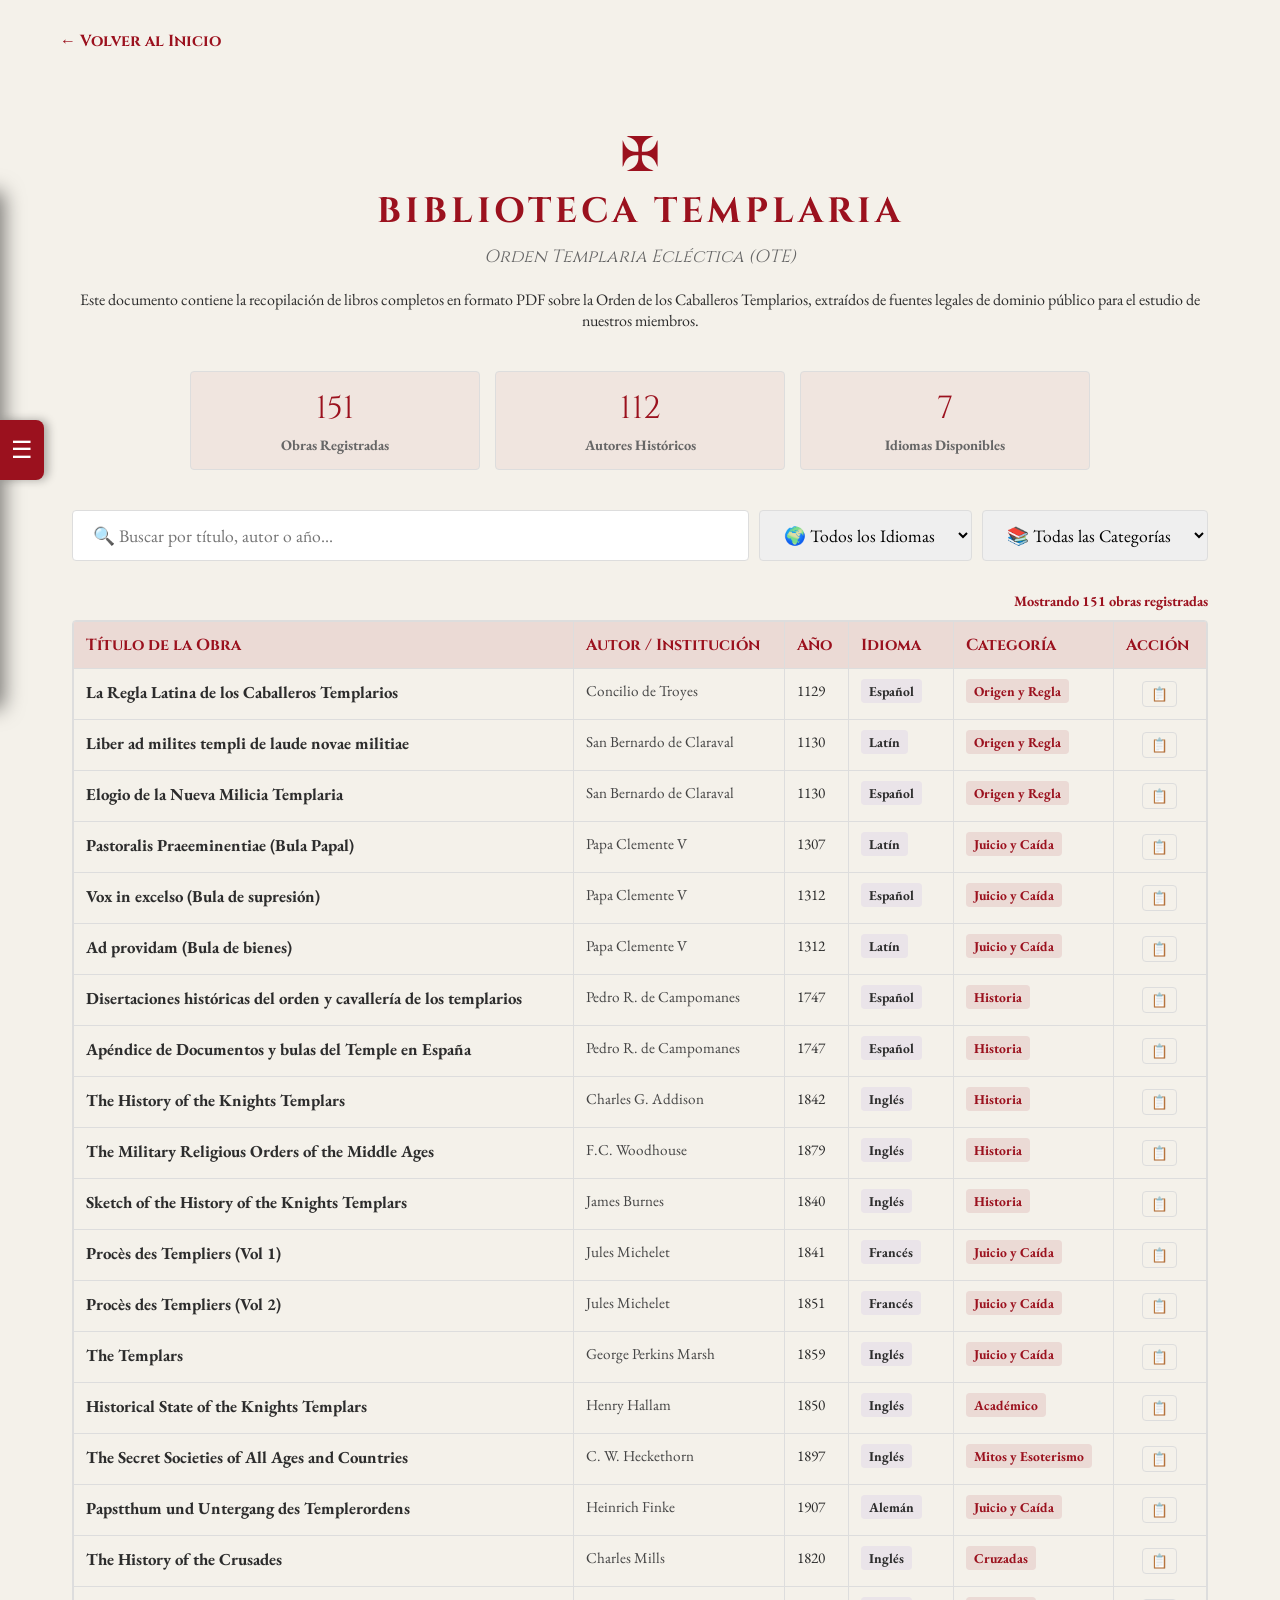
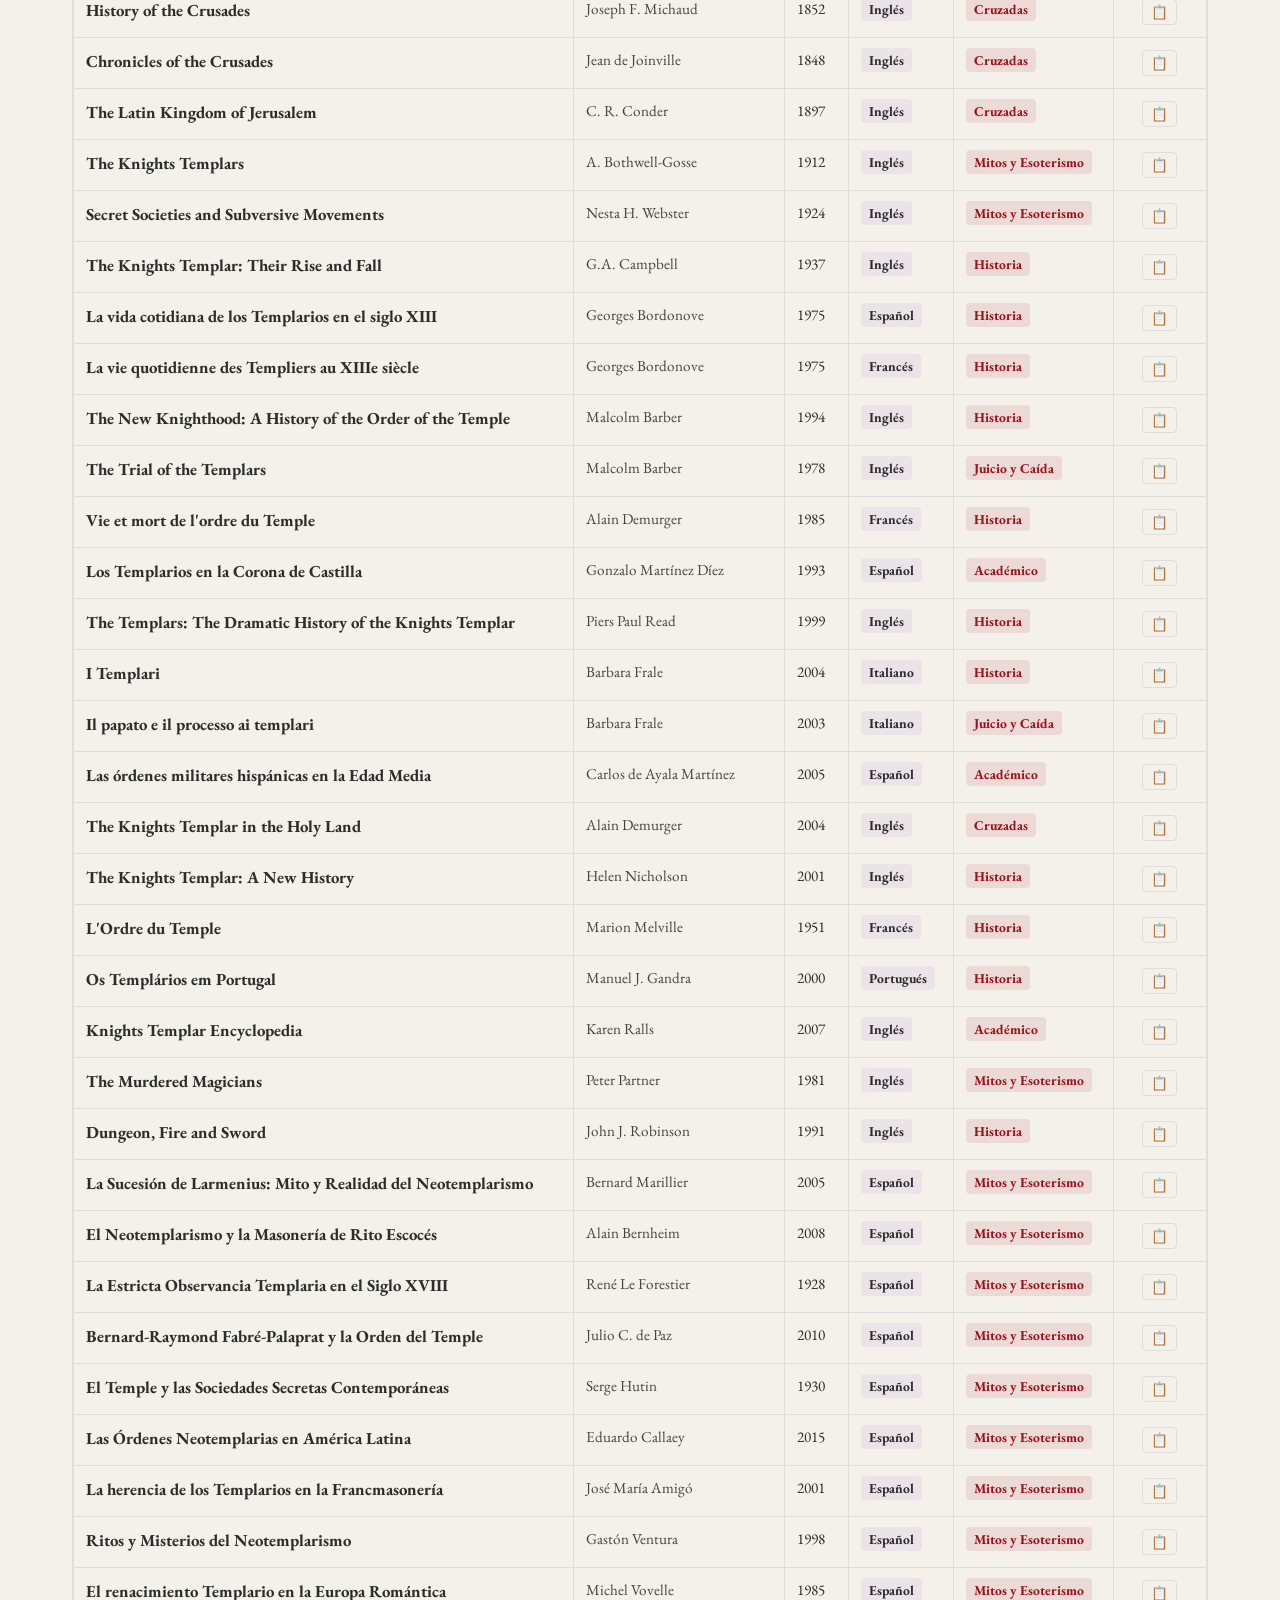
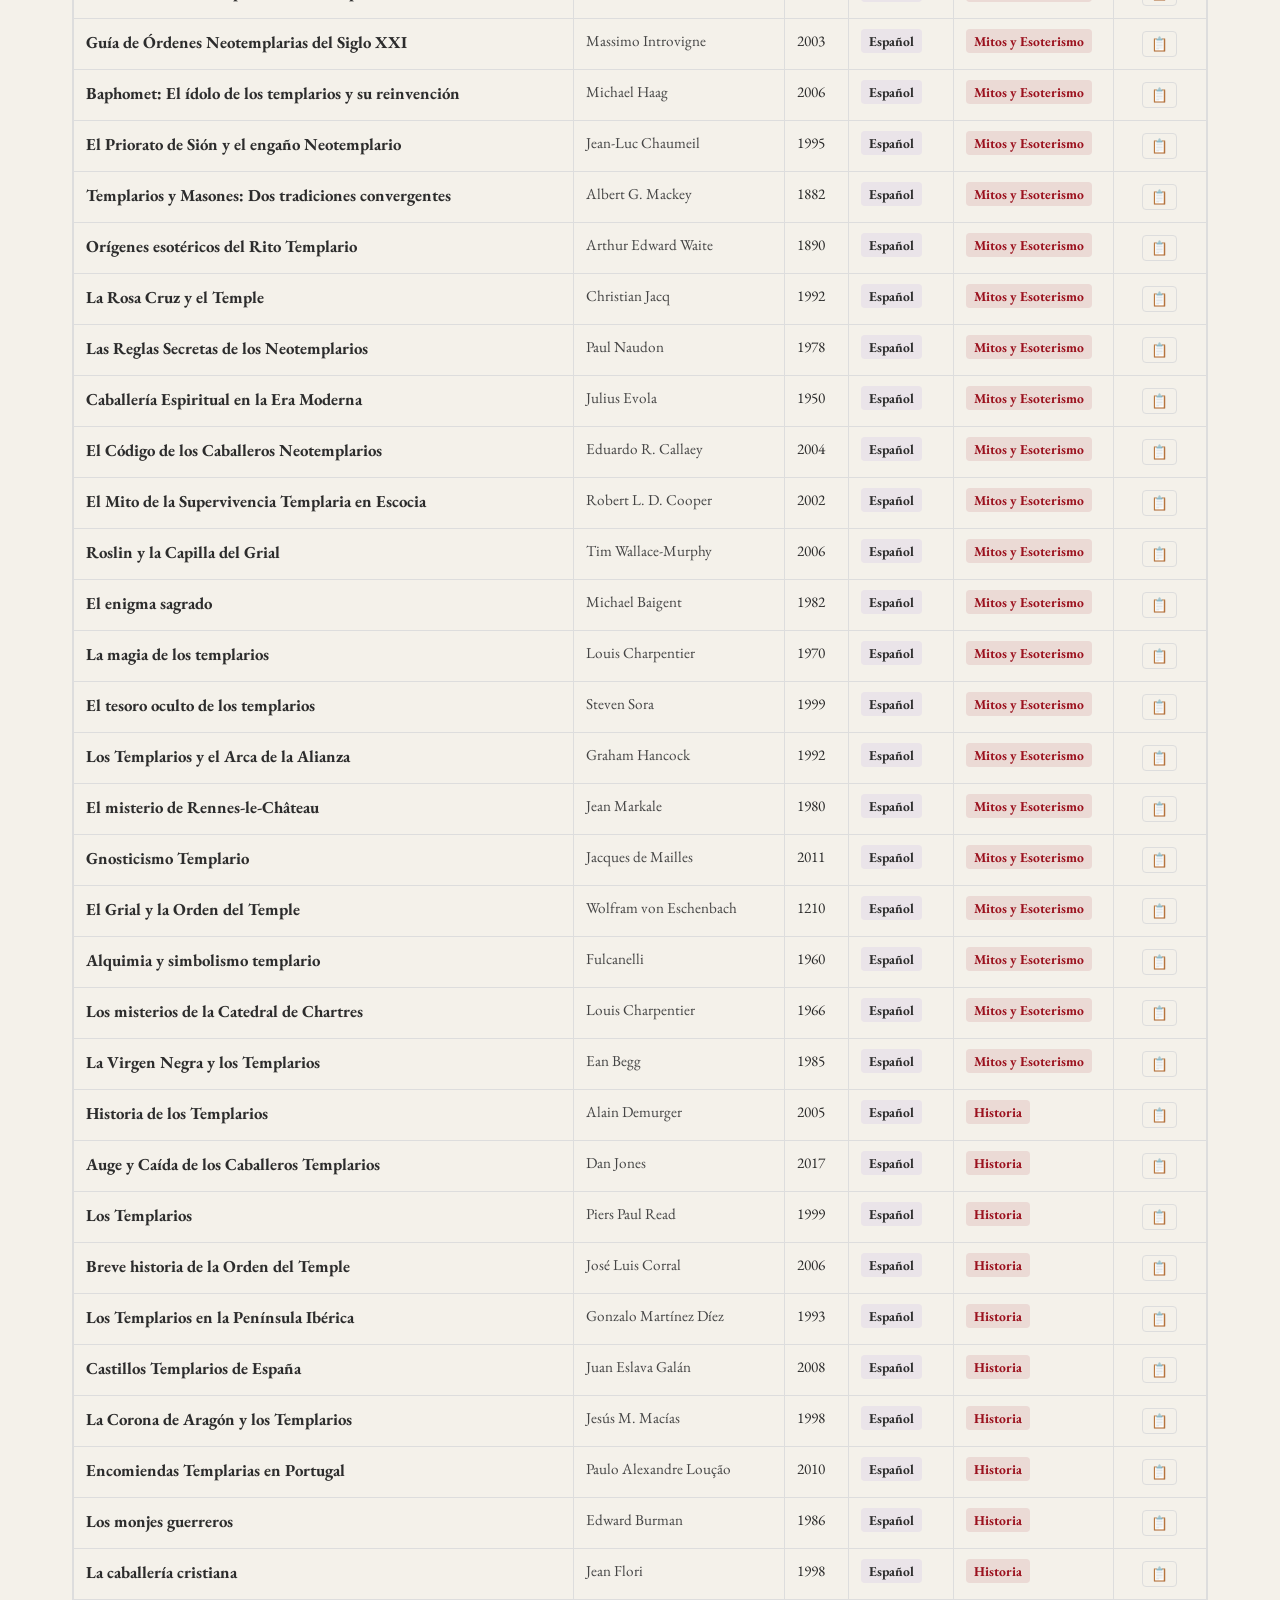
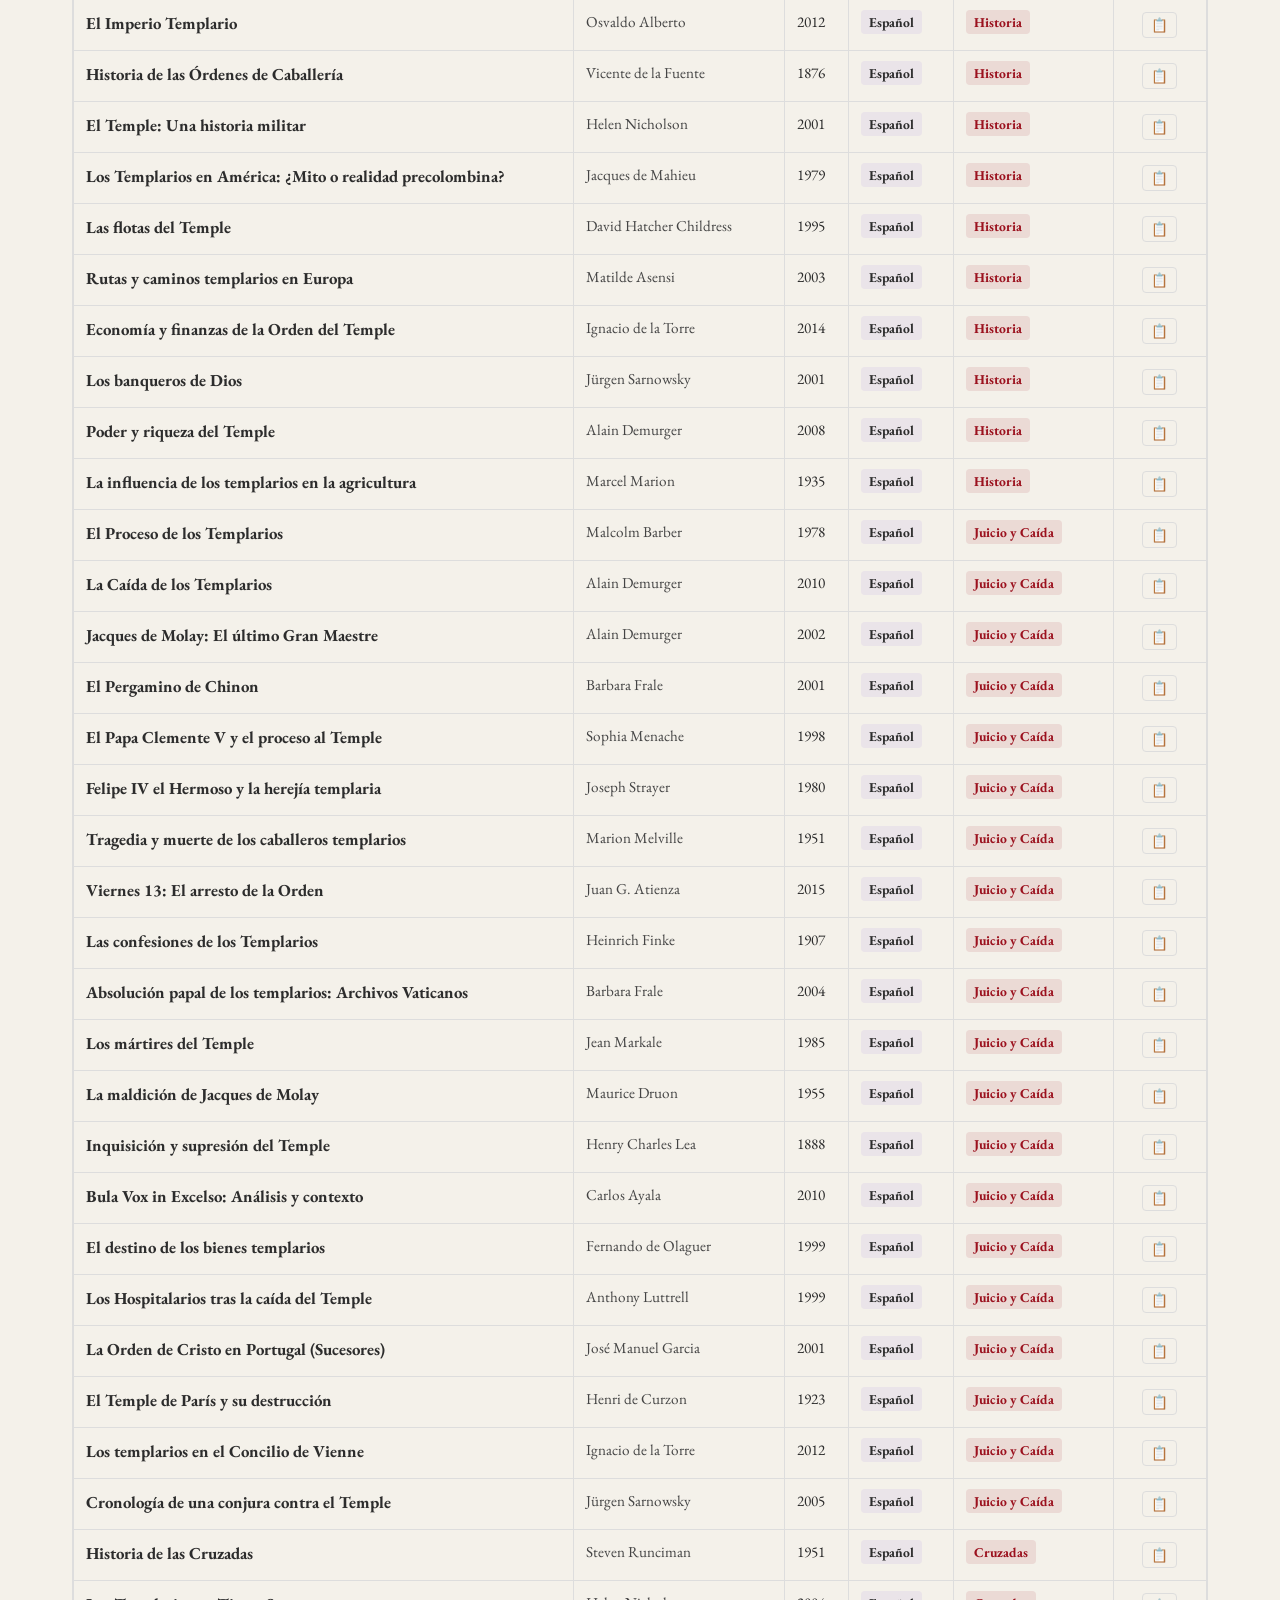
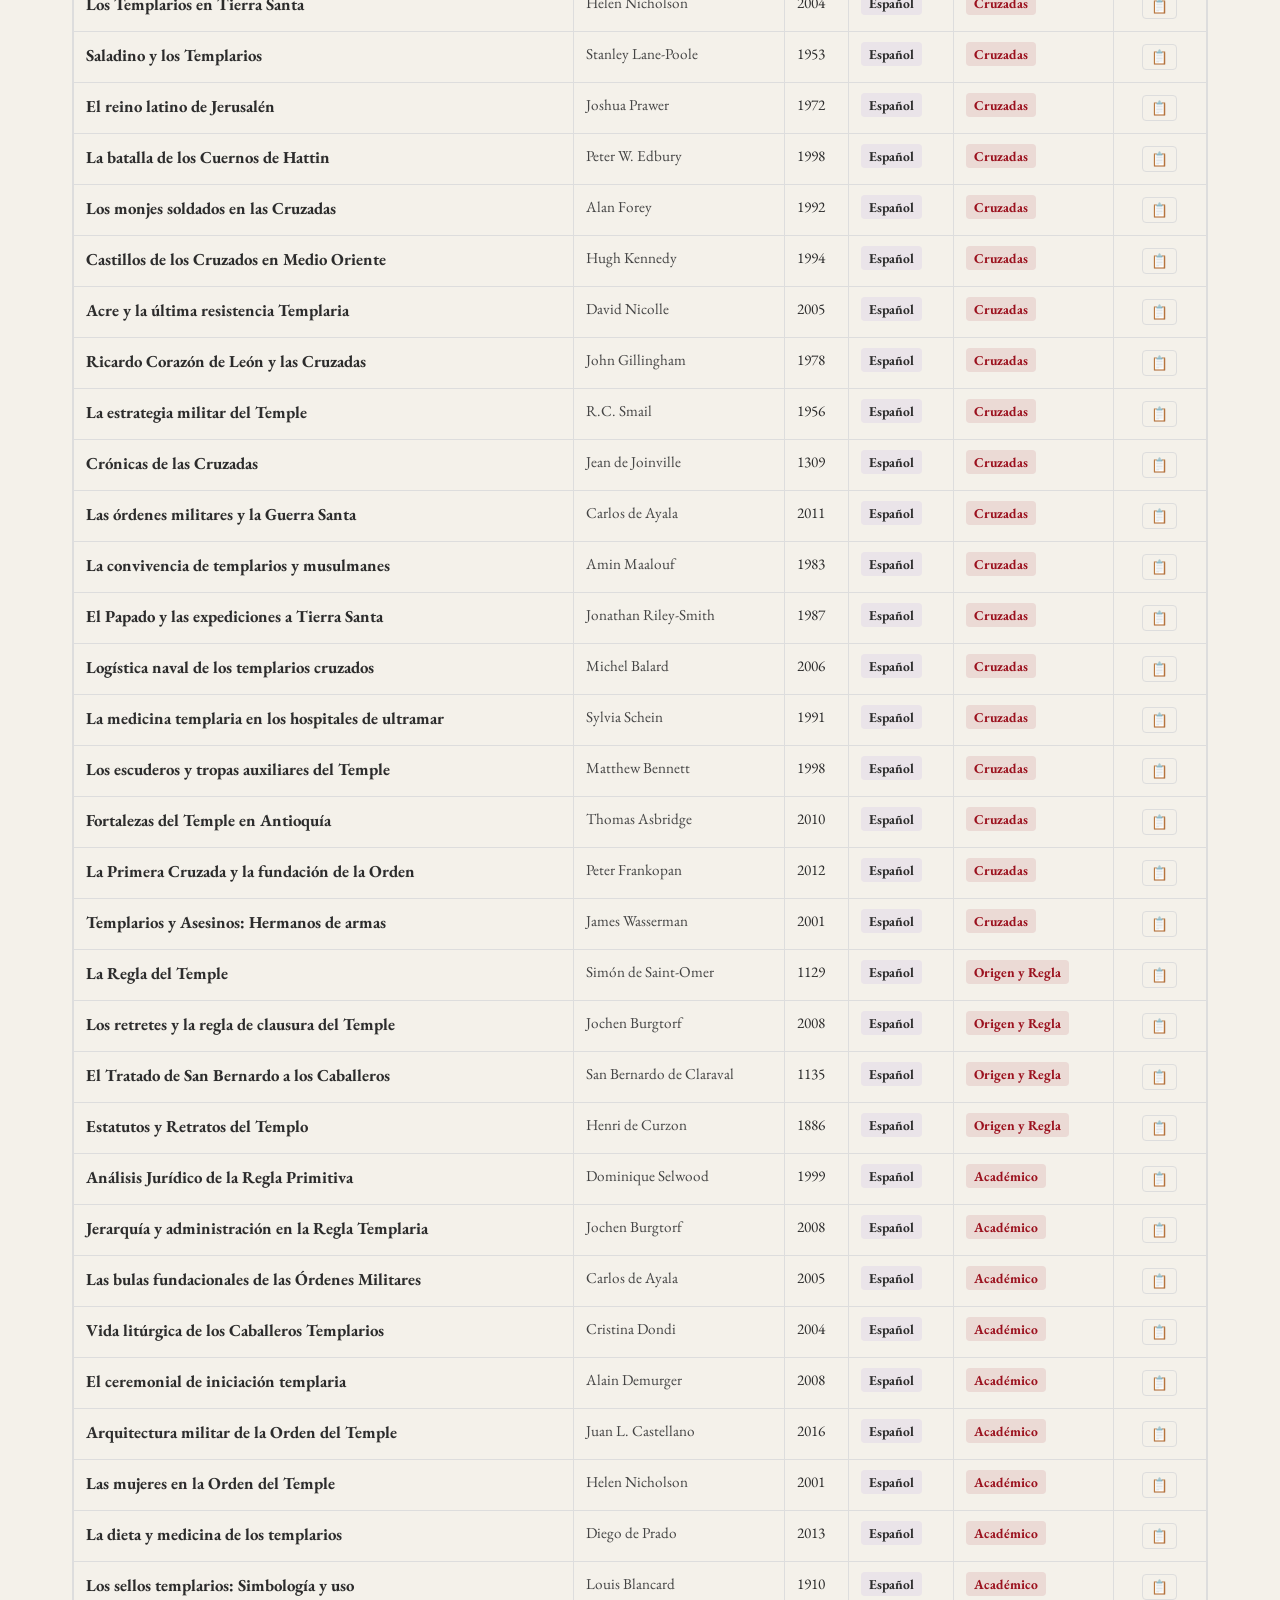
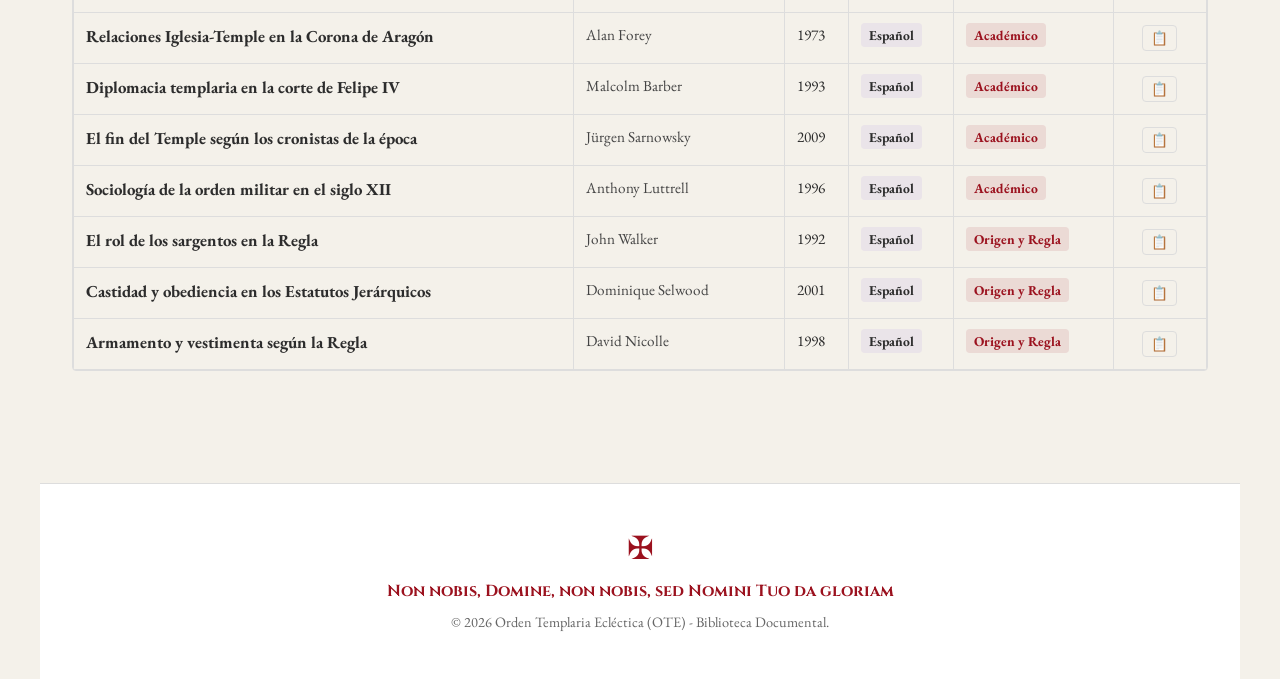
<file: Formación/Biblioteca_templaria/index.html>
<!DOCTYPE html>
<html lang="es">
<head>
    <meta charset="UTF-8">
    <meta name="viewport" content="width=device-width, initial-scale=1.0">
    <title>Biblioteca Templaria | OTE Paraguay</title>
    <link rel="icon" href="data:image/svg+xml,<svg xmlns=%22http://www.w3.org/2000/svg%22 viewBox=%220 0 100 100%22><text y=%22.9em%22 font-size=%2290%22 fill=%22%239b111e%22>✠</text></svg>">
    <link href="https://fonts.googleapis.com/css2?family=Cinzel:wght@400;700&family=EB+Garamond:wght@400;700&display=swap" rel="stylesheet">
    <!-- Conecta con la hoja de estilos global en la raíz -->
    <link rel="stylesheet" href="../../style.css">
</head>
<body class="priorato-layout">

    <!-- Menú Lateral Desplegable -->
    <div id="side-menu" class="side-menu">
        <div class="side-menu-tab" onclick="toggleSideMenu()">☰</div>
        <div class="side-menu-header">✠ MENÚ ✠</div>
        <ul class="side-menu-list">
            <li onclick="window.location.href='../../index.html?seccion=origen'"><span>✠</span> ORIGEN</li>
            <li onclick="window.location.href='../../index.html?seccion=regla'"><span>✠</span> REGLAMENTO</li>
            <li onclick="window.location.href='../../index.html?seccion=autoridades'"><span>✠</span> AUTORIDADES</li>
            <li onclick="window.location.href='../../index.html?seccion=reconocimientos'"><span>✠</span> RECONOCIMIENTOS</li>
            <li onclick="window.location.href='index.html'"><span>✠</span> BIBLIOTECA</li>
            <li onclick="window.location.href='../../index.html?seccion=unete'"><span>✠</span> ÚNETE</li>
            <li onclick="window.location.href='../../index.html?seccion=contacto'"><span>✠</span> CONTACTO</li>
            <li onclick="window.location.href='../../index.html?seccion=miembros'" style="color: var(--rojo-templario); font-weight: bold; margin-top: 10px; border-top: 1px solid rgba(155,17,30,0.3); padding-top: 20px;"><span>🔒</span> ÁREA DE MIEMBROS</li>
        </ul>
    </div>

    <div style="max-width: 1200px; margin: 30px auto 10px; padding: 0 20px;">
        <a href="../../index.html" class="btn-volver">← Volver al Inicio</a>
    </div>

    <main class="container" style="max-width: 1200px;">
        <div style="text-align: center; margin-bottom: 40px;">
            <div style="color: var(--rojo-templario); font-size: 3rem; line-height: 1;">✠</div>
            <h1 style="border: none; padding: 0; margin-top: 10px;">BIBLIOTECA TEMPLARIA</h1>
            <p style="color: #666; font-style: italic; font-size: 1.1rem; margin-top: 10px; font-family: 'Cinzel', serif;">Orden Templaria Ecléctica (OTE)</p>
            <p style="margin-top: 20px;">Este documento contiene la recopilación de libros completos en formato PDF sobre la Orden de los Caballeros Templarios, extraídos de fuentes legales de dominio público para el estudio de nuestros miembros.</p>
        </div>

        <!-- Tarjetas de Datos de la Biblioteca -->
        <div class="stats" style="max-width: 900px; margin: 0 auto 40px; display: grid; grid-template-columns: repeat(3, 1fr); gap: 15px;">
            <div class="stat" style="background: rgba(155,17,30,0.05); padding: 15px; text-align: center; border: 1px solid var(--gris-borde); border-radius: 4px;">
                <div class="stat-num" id="stat-total" style="font-size: 2rem; font-family: 'Cinzel'; color: var(--rojo-templario);">0</div>
                <div style="font-size: 0.9rem; color: #666; font-weight: bold; margin-top: 5px;">Obras Registradas</div>
            </div>
            <div class="stat" style="background: rgba(155,17,30,0.05); padding: 15px; text-align: center; border: 1px solid var(--gris-borde); border-radius: 4px;">
                <div class="stat-num" id="stat-autores" style="font-size: 2rem; font-family: 'Cinzel'; color: var(--rojo-templario);">0</div>
                <div style="font-size: 0.9rem; color: #666; font-weight: bold; margin-top: 5px;">Autores Históricos</div>
            </div>
            <div class="stat" style="background: rgba(155,17,30,0.05); padding: 15px; text-align: center; border: 1px solid var(--gris-borde); border-radius: 4px;">
                <div class="stat-num" id="stat-idiomas" style="font-size: 2rem; font-family: 'Cinzel'; color: var(--rojo-templario);">0</div>
                <div style="font-size: 0.9rem; color: #666; font-weight: bold; margin-top: 5px;">Idiomas Disponibles</div>
            </div>
        </div>

        <div class="search-container" style="display: flex; gap: 10px; justify-content: center; flex-wrap: wrap; margin-bottom: 30px;">
            <input type="text" id="searchInput" class="search-input" style="flex: 1; min-width: 250px; max-width: 100%;" placeholder="🔍 Buscar por título, autor o año..." onkeyup="renderTable()">
            
            <select id="idiomaFilter" class="search-input" style="width: auto; cursor: pointer;" onchange="renderTable()">
                <option value="">🌍 Todos los Idiomas</option>
                <option value="Español">Español</option>
                <option value="Inglés">Inglés</option>
                <option value="Francés">Francés</option>
                <option value="Latín">Latín</option>
                <option value="Italiano">Italiano</option>
                <option value="Alemán">Alemán</option>
                <option value="Portugués">Portugués</option>
            </select>

            <select id="temaFilter" class="search-input" style="width: auto; cursor: pointer;" onchange="renderTable()">
                <option value="">📚 Todas las Categorías</option>
                <option value="Historia">Historia General</option>
                <option value="Origen y Regla">Origen y Regla</option>
                <option value="Juicio y Caída">Juicio y Caída</option>
                <option value="Mitos y Esoterismo">Mitos y Esoterismo</option>
                <option value="Cruzadas">Cruzadas</option>
                <option value="Académico">Análisis Académico</option>
            </select>
        </div>

        <p id="contador-libros" style="text-align: right; color: var(--rojo-templario); font-size: 0.9rem; font-weight: bold; margin-bottom: 10px;"></p>

        <section class="seccion">
            <div class="table-responsive">
                <table>
                    <thead>
                        <tr>
                            <th>Título de la Obra</th>
                            <th>Autor / Institución</th>
                            <th>Año</th>
                            <th>Idioma</th>
                            <th>Categoría</th>
                            <th>Acción</th>
                        </tr>
                    </thead>
                    <tbody id="tabla-libros">
                        <!-- El contenido se inyectará dinámicamente mediante JavaScript -->
                    </tbody>
                </table>
            </div>
        </section>
    </main>

    <footer class="priorato-footer" style="max-width: 1200px; margin: 0 auto;">
        <div style="color: var(--rojo-templario); font-size: 2rem; margin-bottom: 1rem; line-height: 1;">✠</div>
        <p class="cinzel" style="color: var(--rojo-templario); font-weight: bold;">Non nobis, Domine, non nobis, sed Nomini Tuo da gloriam</p>
        <p style="font-size: 0.9rem; color: #666; margin-top: 10px;">&copy; 2026 Orden Templaria Ecléctica (OTE) - Biblioteca Documental.</p>
    </footer>

    <script>
        // ==========================================
        // BASE DE DATOS DE LA BIBLIOTECA TEMPLARIA
        // ==========================================
        const baseDeDatosLibros = [
            // Obras Clásicas y Fundacionales
            { titulo: "La Regla Latina de los Caballeros Templarios", autor: "Concilio de Troyes", anio: "1129", idioma: "Español", categoria: "Origen y Regla" },
            { titulo: "Liber ad milites templi de laude novae militiae", autor: "San Bernardo de Claraval", anio: "1130", idioma: "Latín", categoria: "Origen y Regla" },
            { titulo: "Elogio de la Nueva Milicia Templaria", autor: "San Bernardo de Claraval", anio: "1130", idioma: "Español", categoria: "Origen y Regla" },
            { titulo: "Pastoralis Praeeminentiae (Bula Papal)", autor: "Papa Clemente V", anio: "1307", idioma: "Latín", categoria: "Juicio y Caída" },
            { titulo: "Vox in excelso (Bula de supresión)", autor: "Papa Clemente V", anio: "1312", idioma: "Español", categoria: "Juicio y Caída" },
            { titulo: "Ad providam (Bula de bienes)", autor: "Papa Clemente V", anio: "1312", idioma: "Latín", categoria: "Juicio y Caída" },
            
            // Historiografía del Siglo XVIII y XIX
            { titulo: "Disertaciones históricas del orden y cavallería de los templarios", autor: "Pedro R. de Campomanes", anio: "1747", idioma: "Español", categoria: "Historia" },
            { titulo: "Apéndice de Documentos y bulas del Temple en España", autor: "Pedro R. de Campomanes", anio: "1747", idioma: "Español", categoria: "Historia" },
            { titulo: "The History of the Knights Templars", autor: "Charles G. Addison", anio: "1842", idioma: "Inglés", categoria: "Historia" },
            { titulo: "The Military Religious Orders of the Middle Ages", autor: "F.C. Woodhouse", anio: "1879", idioma: "Inglés", categoria: "Historia" },
            { titulo: "Sketch of the History of the Knights Templars", autor: "James Burnes", anio: "1840", idioma: "Inglés", categoria: "Historia" },
            { titulo: "Procès des Templiers (Vol 1)", autor: "Jules Michelet", anio: "1841", idioma: "Francés", categoria: "Juicio y Caída" },
            { titulo: "Procès des Templiers (Vol 2)", autor: "Jules Michelet", anio: "1851", idioma: "Francés", categoria: "Juicio y Caída" },
            { titulo: "The Templars", autor: "George Perkins Marsh", anio: "1859", idioma: "Inglés", categoria: "Juicio y Caída" },
            { titulo: "Historical State of the Knights Templars", autor: "Henry Hallam", anio: "1850", idioma: "Inglés", categoria: "Académico" },
            { titulo: "The Secret Societies of All Ages and Countries", autor: "C. W. Heckethorn", anio: "1897", idioma: "Inglés", categoria: "Mitos y Esoterismo" },
            { titulo: "Papstthum und Untergang des Templerordens", autor: "Heinrich Finke", anio: "1907", idioma: "Alemán", categoria: "Juicio y Caída" },
            
            // Cruzadas y Contexto
            { titulo: "The History of the Crusades", autor: "Charles Mills", anio: "1820", idioma: "Inglés", categoria: "Cruzadas" },
            { titulo: "History of the Crusades", autor: "Joseph F. Michaud", anio: "1852", idioma: "Inglés", categoria: "Cruzadas" },
            { titulo: "Chronicles of the Crusades", autor: "Jean de Joinville", anio: "1848", idioma: "Inglés", categoria: "Cruzadas" },
            { titulo: "The Latin Kingdom of Jerusalem", autor: "C. R. Conder", anio: "1897", idioma: "Inglés", categoria: "Cruzadas" },
            
            // Siglo XX y Contemporáneos
            { titulo: "The Knights Templars", autor: "A. Bothwell-Gosse", anio: "1912", idioma: "Inglés", categoria: "Mitos y Esoterismo" },
            { titulo: "Secret Societies and Subversive Movements", autor: "Nesta H. Webster", anio: "1924", idioma: "Inglés", categoria: "Mitos y Esoterismo" },
            { titulo: "The Knights Templar: Their Rise and Fall", autor: "G.A. Campbell", anio: "1937", idioma: "Inglés", categoria: "Historia" },
            { titulo: "La vida cotidiana de los Templarios en el siglo XIII", autor: "Georges Bordonove", anio: "1975", idioma: "Español", categoria: "Historia" },
            { titulo: "La vie quotidienne des Templiers au XIIIe siècle", autor: "Georges Bordonove", anio: "1975", idioma: "Francés", categoria: "Historia" },
            { titulo: "The New Knighthood: A History of the Order of the Temple", autor: "Malcolm Barber", anio: "1994", idioma: "Inglés", categoria: "Historia" },
            { titulo: "The Trial of the Templars", autor: "Malcolm Barber", anio: "1978", idioma: "Inglés", categoria: "Juicio y Caída" },
            { titulo: "Vie et mort de l'ordre du Temple", autor: "Alain Demurger", anio: "1985", idioma: "Francés", categoria: "Historia" },
            { titulo: "Los Templarios en la Corona de Castilla", autor: "Gonzalo Martínez Díez", anio: "1993", idioma: "Español", categoria: "Académico" },
            { titulo: "The Templars: The Dramatic History of the Knights Templar", autor: "Piers Paul Read", anio: "1999", idioma: "Inglés", categoria: "Historia" },
            { titulo: "I Templari", autor: "Barbara Frale", anio: "2004", idioma: "Italiano", categoria: "Historia" },
            { titulo: "Il papato e il processo ai templari", autor: "Barbara Frale", anio: "2003", idioma: "Italiano", categoria: "Juicio y Caída" },
            { titulo: "Las órdenes militares hispánicas en la Edad Media", autor: "Carlos de Ayala Martínez", anio: "2005", idioma: "Español", categoria: "Académico" },
            { titulo: "The Knights Templar in the Holy Land", autor: "Alain Demurger", anio: "2004", idioma: "Inglés", categoria: "Cruzadas" },
            { titulo: "The Knights Templar: A New History", autor: "Helen Nicholson", anio: "2001", idioma: "Inglés", categoria: "Historia" },
            { titulo: "L'Ordre du Temple", autor: "Marion Melville", anio: "1951", idioma: "Francés", categoria: "Historia" },
            { titulo: "Os Templários em Portugal", autor: "Manuel J. Gandra", anio: "2000", idioma: "Portugués", categoria: "Historia" },
            { titulo: "Knights Templar Encyclopedia", autor: "Karen Ralls", anio: "2007", idioma: "Inglés", categoria: "Académico" },
            { titulo: "The Murdered Magicians", autor: "Peter Partner", anio: "1981", idioma: "Inglés", categoria: "Mitos y Esoterismo" },
            { titulo: "Dungeon, Fire and Sword", autor: "John J. Robinson", anio: "1991", idioma: "Inglés", categoria: "Historia" },
            
            // Neotemplarismo y Tradición Moderna
            { titulo: "La Sucesión de Larmenius: Mito y Realidad del Neotemplarismo", autor: "Bernard Marillier", anio: "2005", idioma: "Español", categoria: "Mitos y Esoterismo" },
            { titulo: "El Neotemplarismo y la Masonería de Rito Escocés", autor: "Alain Bernheim", anio: "2008", idioma: "Español", categoria: "Mitos y Esoterismo" },
            { titulo: "La Estricta Observancia Templaria en el Siglo XVIII", autor: "René Le Forestier", anio: "1928", idioma: "Español", categoria: "Mitos y Esoterismo" },
            { titulo: "Bernard-Raymond Fabré-Palaprat y la Orden del Temple", autor: "Julio C. de Paz", anio: "2010", idioma: "Español", categoria: "Mitos y Esoterismo" },
            { titulo: "El Temple y las Sociedades Secretas Contemporáneas", autor: "Serge Hutin", anio: "1930", idioma: "Español", categoria: "Mitos y Esoterismo" },
            { titulo: "Las Órdenes Neotemplarias en América Latina", autor: "Eduardo Callaey", anio: "2015", idioma: "Español", categoria: "Mitos y Esoterismo" },
            { titulo: "La herencia de los Templarios en la Francmasonería", autor: "José María Amigó", anio: "2001", idioma: "Español", categoria: "Mitos y Esoterismo" },
            { titulo: "Ritos y Misterios del Neotemplarismo", autor: "Gastón Ventura", anio: "1998", idioma: "Español", categoria: "Mitos y Esoterismo" },
            { titulo: "El renacimiento Templario en la Europa Romántica", autor: "Michel Vovelle", anio: "1985", idioma: "Español", categoria: "Mitos y Esoterismo" },
            { titulo: "Guía de Órdenes Neotemplarias del Siglo XXI", autor: "Massimo Introvigne", anio: "2003", idioma: "Español", categoria: "Mitos y Esoterismo" },
            { titulo: "Baphomet: El ídolo de los templarios y su reinvención", autor: "Michael Haag", anio: "2006", idioma: "Español", categoria: "Mitos y Esoterismo" },
            { titulo: "El Priorato de Sión y el engaño Neotemplario", autor: "Jean-Luc Chaumeil", anio: "1995", idioma: "Español", categoria: "Mitos y Esoterismo" },
            { titulo: "Templarios y Masones: Dos tradiciones convergentes", autor: "Albert G. Mackey", anio: "1882", idioma: "Español", categoria: "Mitos y Esoterismo" },
            { titulo: "Orígenes esotéricos del Rito Templario", autor: "Arthur Edward Waite", anio: "1890", idioma: "Español", categoria: "Mitos y Esoterismo" },
            { titulo: "La Rosa Cruz y el Temple", autor: "Christian Jacq", anio: "1992", idioma: "Español", categoria: "Mitos y Esoterismo" },
            { titulo: "Las Reglas Secretas de los Neotemplarios", autor: "Paul Naudon", anio: "1978", idioma: "Español", categoria: "Mitos y Esoterismo" },
            { titulo: "Caballería Espiritual en la Era Moderna", autor: "Julius Evola", anio: "1950", idioma: "Español", categoria: "Mitos y Esoterismo" },
            { titulo: "El Código de los Caballeros Neotemplarios", autor: "Eduardo R. Callaey", anio: "2004", idioma: "Español", categoria: "Mitos y Esoterismo" },
            { titulo: "El Mito de la Supervivencia Templaria en Escocia", autor: "Robert L. D. Cooper", anio: "2002", idioma: "Español", categoria: "Mitos y Esoterismo" },
            { titulo: "Roslin y la Capilla del Grial", autor: "Tim Wallace-Murphy", anio: "2006", idioma: "Español", categoria: "Mitos y Esoterismo" },
            
            // Mitos y Esoterismo General
            { titulo: "El enigma sagrado", autor: "Michael Baigent", anio: "1982", idioma: "Español", categoria: "Mitos y Esoterismo" },
            { titulo: "La magia de los templarios", autor: "Louis Charpentier", anio: "1970", idioma: "Español", categoria: "Mitos y Esoterismo" },
            { titulo: "El tesoro oculto de los templarios", autor: "Steven Sora", anio: "1999", idioma: "Español", categoria: "Mitos y Esoterismo" },
            { titulo: "Los Templarios y el Arca de la Alianza", autor: "Graham Hancock", anio: "1992", idioma: "Español", categoria: "Mitos y Esoterismo" },
            { titulo: "El misterio de Rennes-le-Château", autor: "Jean Markale", anio: "1980", idioma: "Español", categoria: "Mitos y Esoterismo" },
            { titulo: "Gnosticismo Templario", autor: "Jacques de Mailles", anio: "2011", idioma: "Español", categoria: "Mitos y Esoterismo" },
            { titulo: "El Grial y la Orden del Temple", autor: "Wolfram von Eschenbach", anio: "1210", idioma: "Español", categoria: "Mitos y Esoterismo" },
            { titulo: "Alquimia y simbolismo templario", autor: "Fulcanelli", anio: "1960", idioma: "Español", categoria: "Mitos y Esoterismo" },
            { titulo: "Los misterios de la Catedral de Chartres", autor: "Louis Charpentier", anio: "1966", idioma: "Español", categoria: "Mitos y Esoterismo" },
            { titulo: "La Virgen Negra y los Templarios", autor: "Ean Begg", anio: "1985", idioma: "Español", categoria: "Mitos y Esoterismo" },
            
            // Historia General y Geografía Templaria
            { titulo: "Historia de los Templarios", autor: "Alain Demurger", anio: "2005", idioma: "Español", categoria: "Historia" },
            { titulo: "Auge y Caída de los Caballeros Templarios", autor: "Dan Jones", anio: "2017", idioma: "Español", categoria: "Historia" },
            { titulo: "Los Templarios", autor: "Piers Paul Read", anio: "1999", idioma: "Español", categoria: "Historia" },
            { titulo: "Breve historia de la Orden del Temple", autor: "José Luis Corral", anio: "2006", idioma: "Español", categoria: "Historia" },
            { titulo: "Los Templarios en la Península Ibérica", autor: "Gonzalo Martínez Díez", anio: "1993", idioma: "Español", categoria: "Historia" },
            { titulo: "Castillos Templarios de España", autor: "Juan Eslava Galán", anio: "2008", idioma: "Español", categoria: "Historia" },
            { titulo: "La Corona de Aragón y los Templarios", autor: "Jesús M. Macías", anio: "1998", idioma: "Español", categoria: "Historia" },
            { titulo: "Encomiendas Templarias en Portugal", autor: "Paulo Alexandre Loução", anio: "2010", idioma: "Español", categoria: "Historia" },
            { titulo: "Los monjes guerreros", autor: "Edward Burman", anio: "1986", idioma: "Español", categoria: "Historia" },
            { titulo: "La caballería cristiana", autor: "Jean Flori", anio: "1998", idioma: "Español", categoria: "Historia" },
            { titulo: "El Imperio Templario", autor: "Osvaldo Alberto", anio: "2012", idioma: "Español", categoria: "Historia" },
            { titulo: "Historia de las Órdenes de Caballería", autor: "Vicente de la Fuente", anio: "1876", idioma: "Español", categoria: "Historia" },
            { titulo: "El Temple: Una historia militar", autor: "Helen Nicholson", anio: "2001", idioma: "Español", categoria: "Historia" },
            { titulo: "Los Templarios en América: ¿Mito o realidad precolombina?", autor: "Jacques de Mahieu", anio: "1979", idioma: "Español", categoria: "Historia" },
            { titulo: "Las flotas del Temple", autor: "David Hatcher Childress", anio: "1995", idioma: "Español", categoria: "Historia" },
            { titulo: "Rutas y caminos templarios en Europa", autor: "Matilde Asensi", anio: "2003", idioma: "Español", categoria: "Historia" },
            { titulo: "Economía y finanzas de la Orden del Temple", autor: "Ignacio de la Torre", anio: "2014", idioma: "Español", categoria: "Historia" },
            { titulo: "Los banqueros de Dios", autor: "Jürgen Sarnowsky", anio: "2001", idioma: "Español", categoria: "Historia" },
            { titulo: "Poder y riqueza del Temple", autor: "Alain Demurger", anio: "2008", idioma: "Español", categoria: "Historia" },
            { titulo: "La influencia de los templarios en la agricultura", autor: "Marcel Marion", anio: "1935", idioma: "Español", categoria: "Historia" },
            
            // Juicio y Caída
            { titulo: "El Proceso de los Templarios", autor: "Malcolm Barber", anio: "1978", idioma: "Español", categoria: "Juicio y Caída" },
            { titulo: "La Caída de los Templarios", autor: "Alain Demurger", anio: "2010", idioma: "Español", categoria: "Juicio y Caída" },
            { titulo: "Jacques de Molay: El último Gran Maestre", autor: "Alain Demurger", anio: "2002", idioma: "Español", categoria: "Juicio y Caída" },
            { titulo: "El Pergamino de Chinon", autor: "Barbara Frale", anio: "2001", idioma: "Español", categoria: "Juicio y Caída" },
            { titulo: "El Papa Clemente V y el proceso al Temple", autor: "Sophia Menache", anio: "1998", idioma: "Español", categoria: "Juicio y Caída" },
            { titulo: "Felipe IV el Hermoso y la herejía templaria", autor: "Joseph Strayer", anio: "1980", idioma: "Español", categoria: "Juicio y Caída" },
            { titulo: "Tragedia y muerte de los caballeros templarios", autor: "Marion Melville", anio: "1951", idioma: "Español", categoria: "Juicio y Caída" },
            { titulo: "Viernes 13: El arresto de la Orden", autor: "Juan G. Atienza", anio: "2015", idioma: "Español", categoria: "Juicio y Caída" },
            { titulo: "Las confesiones de los Templarios", autor: "Heinrich Finke", anio: "1907", idioma: "Español", categoria: "Juicio y Caída" },
            { titulo: "Absolución papal de los templarios: Archivos Vaticanos", autor: "Barbara Frale", anio: "2004", idioma: "Español", categoria: "Juicio y Caída" },
            { titulo: "Los mártires del Temple", autor: "Jean Markale", anio: "1985", idioma: "Español", categoria: "Juicio y Caída" },
            { titulo: "La maldición de Jacques de Molay", autor: "Maurice Druon", anio: "1955", idioma: "Español", categoria: "Juicio y Caída" },
            { titulo: "Inquisición y supresión del Temple", autor: "Henry Charles Lea", anio: "1888", idioma: "Español", categoria: "Juicio y Caída" },
            { titulo: "Bula Vox in Excelso: Análisis y contexto", autor: "Carlos Ayala", anio: "2010", idioma: "Español", categoria: "Juicio y Caída" },
            { titulo: "El destino de los bienes templarios", autor: "Fernando de Olaguer", anio: "1999", idioma: "Español", categoria: "Juicio y Caída" },
            { titulo: "Los Hospitalarios tras la caída del Temple", autor: "Anthony Luttrell", anio: "1999", idioma: "Español", categoria: "Juicio y Caída" },
            { titulo: "La Orden de Cristo en Portugal (Sucesores)", autor: "José Manuel Garcia", anio: "2001", idioma: "Español", categoria: "Juicio y Caída" },
            { titulo: "El Temple de París y su destrucción", autor: "Henri de Curzon", anio: "1923", idioma: "Español", categoria: "Juicio y Caída" },
            { titulo: "Los templarios en el Concilio de Vienne", autor: "Ignacio de la Torre", anio: "2012", idioma: "Español", categoria: "Juicio y Caída" },
            { titulo: "Cronología de una conjura contra el Temple", autor: "Jürgen Sarnowsky", anio: "2005", idioma: "Español", categoria: "Juicio y Caída" },
            
            // Cruzadas
            { titulo: "Historia de las Cruzadas", autor: "Steven Runciman", anio: "1951", idioma: "Español", categoria: "Cruzadas" },
            { titulo: "Los Templarios en Tierra Santa", autor: "Helen Nicholson", anio: "2004", idioma: "Español", categoria: "Cruzadas" },
            { titulo: "Saladino y los Templarios", autor: "Stanley Lane-Poole", anio: "1953", idioma: "Español", categoria: "Cruzadas" },
            { titulo: "El reino latino de Jerusalén", autor: "Joshua Prawer", anio: "1972", idioma: "Español", categoria: "Cruzadas" },
            { titulo: "La batalla de los Cuernos de Hattin", autor: "Peter W. Edbury", anio: "1998", idioma: "Español", categoria: "Cruzadas" },
            { titulo: "Los monjes soldados en las Cruzadas", autor: "Alan Forey", anio: "1992", idioma: "Español", categoria: "Cruzadas" },
            { titulo: "Castillos de los Cruzados en Medio Oriente", autor: "Hugh Kennedy", anio: "1994", idioma: "Español", categoria: "Cruzadas" },
            { titulo: "Acre y la última resistencia Templaria", autor: "David Nicolle", anio: "2005", idioma: "Español", categoria: "Cruzadas" },
            { titulo: "Ricardo Corazón de León y las Cruzadas", autor: "John Gillingham", anio: "1978", idioma: "Español", categoria: "Cruzadas" },
            { titulo: "La estrategia militar del Temple", autor: "R.C. Smail", anio: "1956", idioma: "Español", categoria: "Cruzadas" },
            { titulo: "Crónicas de las Cruzadas", autor: "Jean de Joinville", anio: "1309", idioma: "Español", categoria: "Cruzadas" },
            { titulo: "Las órdenes militares y la Guerra Santa", autor: "Carlos de Ayala", anio: "2011", idioma: "Español", categoria: "Cruzadas" },
            { titulo: "La convivencia de templarios y musulmanes", autor: "Amin Maalouf", anio: "1983", idioma: "Español", categoria: "Cruzadas" },
            { titulo: "El Papado y las expediciones a Tierra Santa", autor: "Jonathan Riley-Smith", anio: "1987", idioma: "Español", categoria: "Cruzadas" },
            { titulo: "Logística naval de los templarios cruzados", autor: "Michel Balard", anio: "2006", idioma: "Español", categoria: "Cruzadas" },
            { titulo: "La medicina templaria en los hospitales de ultramar", autor: "Sylvia Schein", anio: "1991", idioma: "Español", categoria: "Cruzadas" },
            { titulo: "Los escuderos y tropas auxiliares del Temple", autor: "Matthew Bennett", anio: "1998", idioma: "Español", categoria: "Cruzadas" },
            { titulo: "Fortalezas del Temple en Antioquía", autor: "Thomas Asbridge", anio: "2010", idioma: "Español", categoria: "Cruzadas" },
            { titulo: "La Primera Cruzada y la fundación de la Orden", autor: "Peter Frankopan", anio: "2012", idioma: "Español", categoria: "Cruzadas" },
            { titulo: "Templarios y Asesinos: Hermanos de armas", autor: "James Wasserman", anio: "2001", idioma: "Español", categoria: "Cruzadas" },
            
            // Origen y Regla / Académico
            { titulo: "La Regla del Temple", autor: "Simón de Saint-Omer", anio: "1129", idioma: "Español", categoria: "Origen y Regla" },
            { titulo: "Los retretes y la regla de clausura del Temple", autor: "Jochen Burgtorf", anio: "2008", idioma: "Español", categoria: "Origen y Regla" },
            { titulo: "El Tratado de San Bernardo a los Caballeros", autor: "San Bernardo de Claraval", anio: "1135", idioma: "Español", categoria: "Origen y Regla" },
            { titulo: "Estatutos y Retratos del Templo", autor: "Henri de Curzon", anio: "1886", idioma: "Español", categoria: "Origen y Regla" },
            { titulo: "Análisis Jurídico de la Regla Primitiva", autor: "Dominique Selwood", anio: "1999", idioma: "Español", categoria: "Académico" },
            { titulo: "Jerarquía y administración en la Regla Templaria", autor: "Jochen Burgtorf", anio: "2008", idioma: "Español", categoria: "Académico" },
            { titulo: "Las bulas fundacionales de las Órdenes Militares", autor: "Carlos de Ayala", anio: "2005", idioma: "Español", categoria: "Académico" },
            { titulo: "Vida litúrgica de los Caballeros Templarios", autor: "Cristina Dondi", anio: "2004", idioma: "Español", categoria: "Académico" },
            { titulo: "El ceremonial de iniciación templaria", autor: "Alain Demurger", anio: "2008", idioma: "Español", categoria: "Académico" },
            { titulo: "Arquitectura militar de la Orden del Temple", autor: "Juan L. Castellano", anio: "2016", idioma: "Español", categoria: "Académico" },
            { titulo: "Las mujeres en la Orden del Temple", autor: "Helen Nicholson", anio: "2001", idioma: "Español", categoria: "Académico" },
            { titulo: "La dieta y medicina de los templarios", autor: "Diego de Prado", anio: "2013", idioma: "Español", categoria: "Académico" },
            { titulo: "Los sellos templarios: Simbología y uso", autor: "Louis Blancard", anio: "1910", idioma: "Español", categoria: "Académico" },
            { titulo: "Relaciones Iglesia-Temple en la Corona de Aragón", autor: "Alan Forey", anio: "1973", idioma: "Español", categoria: "Académico" },
            { titulo: "Diplomacia templaria en la corte de Felipe IV", autor: "Malcolm Barber", anio: "1993", idioma: "Español", categoria: "Académico" },
            { titulo: "El fin del Temple según los cronistas de la época", autor: "Jürgen Sarnowsky", anio: "2009", idioma: "Español", categoria: "Académico" },
            { titulo: "Sociología de la orden militar en el siglo XII", autor: "Anthony Luttrell", anio: "1996", idioma: "Español", categoria: "Académico" },
            { titulo: "El rol de los sargentos en la Regla", autor: "John Walker", anio: "1992", idioma: "Español", categoria: "Origen y Regla" },
            { titulo: "Castidad y obediencia en los Estatutos Jerárquicos", autor: "Dominique Selwood", anio: "2001", idioma: "Español", categoria: "Origen y Regla" },
            { titulo: "Armamento y vestimenta según la Regla", autor: "David Nicolle", anio: "1998", idioma: "Español", categoria: "Origen y Regla" }
        ];

        // Función para animar los números progresivamente
        function animarContador(id, finalValue, duration = 1500) {
            const obj = document.getElementById(id);
            let start = null;
            const step = (timestamp) => {
                if (!start) start = timestamp;
                const progress = Math.min((timestamp - start) / duration, 1);
                obj.innerText = Math.floor(progress * finalValue);
                if (progress < 1) {
                    window.requestAnimationFrame(step);
                }
            };
            window.requestAnimationFrame(step);
        }

        // Función para calcular las estadísticas de las tarjetas
        function calcularEstadisticas() {
            const totalLibros = baseDeDatosLibros.length;
            const autoresUnicos = new Set(baseDeDatosLibros.map(libro => libro.autor)).size;
            const idiomasUnicos = new Set(baseDeDatosLibros.map(libro => libro.idioma)).size;
            
            animarContador('stat-total', totalLibros);
            animarContador('stat-autores', autoresUnicos);
            animarContador('stat-idiomas', idiomasUnicos);
        }

        // Función principal de renderizado y filtrado
        function renderTable() {
            const searchVal = document.getElementById('searchInput').value.toLowerCase();
            const idiomaVal = document.getElementById('idiomaFilter').value;
            const temaVal = document.getElementById('temaFilter').value;
            
            // Guardar estado de búsqueda
            sessionStorage.setItem('biblio_search', document.getElementById('searchInput').value);
            sessionStorage.setItem('biblio_idioma', idiomaVal);
            sessionStorage.setItem('biblio_tema', temaVal);

            const tbody = document.getElementById('tabla-libros');
            tbody.innerHTML = ''; // Limpiar tabla
            
            // Filtrar la base de datos
            const filtrados = baseDeDatosLibros.filter(libro => {
                const matchSearch = libro.titulo.toLowerCase().includes(searchVal) || 
                                    libro.autor.toLowerCase().includes(searchVal) || 
                                    libro.anio.toString().includes(searchVal);
                const matchIdioma = idiomaVal === "" || libro.idioma === idiomaVal;
                const matchTema = temaVal === "" || libro.categoria === temaVal;
                
                return matchSearch && matchIdioma && matchTema;
            });
            
            // Actualizar contador
            document.getElementById('contador-libros').innerText = `Mostrando ${filtrados.length} obras registradas`;

            // Inyectar filas en HTML
            filtrados.forEach((libro, index) => {
                const tr = document.createElement('tr');
                const safeTitulo = libro.titulo.replace(/'/g, "\\'").replace(/"/g, '&quot;');
                const safeAutor = libro.autor.replace(/'/g, "\\'").replace(/"/g, '&quot;');
                tr.innerHTML = `
                    <td style="font-weight: bold; color: var(--texto); font-size: 1.05rem;">${libro.titulo}</td>
                    <td style="color: #444;">${libro.autor}</td>
                    <td>${libro.anio}</td>
                    <td><span style="background: rgba(147, 112, 219, 0.1); color: var(--lila-oscuro); padding: 3px 8px; border-radius: 4px; font-size: 0.85rem; font-weight: bold;">${libro.idioma}</span></td>
                    <td><span style="background: rgba(155,17,30,0.1); color: var(--rojo-templario); padding: 3px 8px; border-radius: 4px; font-size: 0.85rem; font-weight: bold;">${libro.categoria}</span></td>
                    <td style="text-align: center;">
                        <button class="btn-copy" id="btn-copy-${index}" onclick="copiarLibro('${safeTitulo}', '${safeAutor}', '${libro.anio}', '${libro.idioma}', '${libro.categoria}', 'btn-copy-${index}')" title="Copiar información de esta obra">📋</button>
                    </td>
                `;
                tbody.appendChild(tr);
            });
        }

        // Función para copiar los datos del libro al portapapeles
        function copiarLibro(titulo, autor, anio, idioma, categoria, btnId) {
            const texto = `Título: ${titulo}\nAutor: ${autor}\nAño: ${anio}\nIdioma: ${idioma}\nCategoría: ${categoria}`;
            
            navigator.clipboard.writeText(texto).then(() => {
                const btn = document.getElementById(btnId);
                const textoOriginal = btn.innerHTML;
                btn.innerHTML = "✅";
                btn.style.backgroundColor = "var(--rojo-templario)";
                btn.style.color = "white";
                
                setTimeout(() => {
                    btn.innerHTML = textoOriginal;
                    btn.style.backgroundColor = "transparent";
                    btn.style.color = "#666";
                }, 2000);
            }).catch(err => console.error("Error al copiar: ", err));
        }

        function toggleSideMenu() {
            document.getElementById('side-menu').classList.toggle('active');
        }

        // Renderizar la tabla por primera vez al cargar la página
        document.addEventListener("DOMContentLoaded", () => {
            // Restaurar filtros si existen de una recarga anterior
            if(sessionStorage.getItem('biblio_search')) document.getElementById('searchInput').value = sessionStorage.getItem('biblio_search');
            if(sessionStorage.getItem('biblio_idioma')) document.getElementById('idiomaFilter').value = sessionStorage.getItem('biblio_idioma');
            if(sessionStorage.getItem('biblio_tema')) document.getElementById('temaFilter').value = sessionStorage.getItem('biblio_tema');

            calcularEstadisticas();
            renderTable();
        });
    </script>
</body>
</html>
</file>
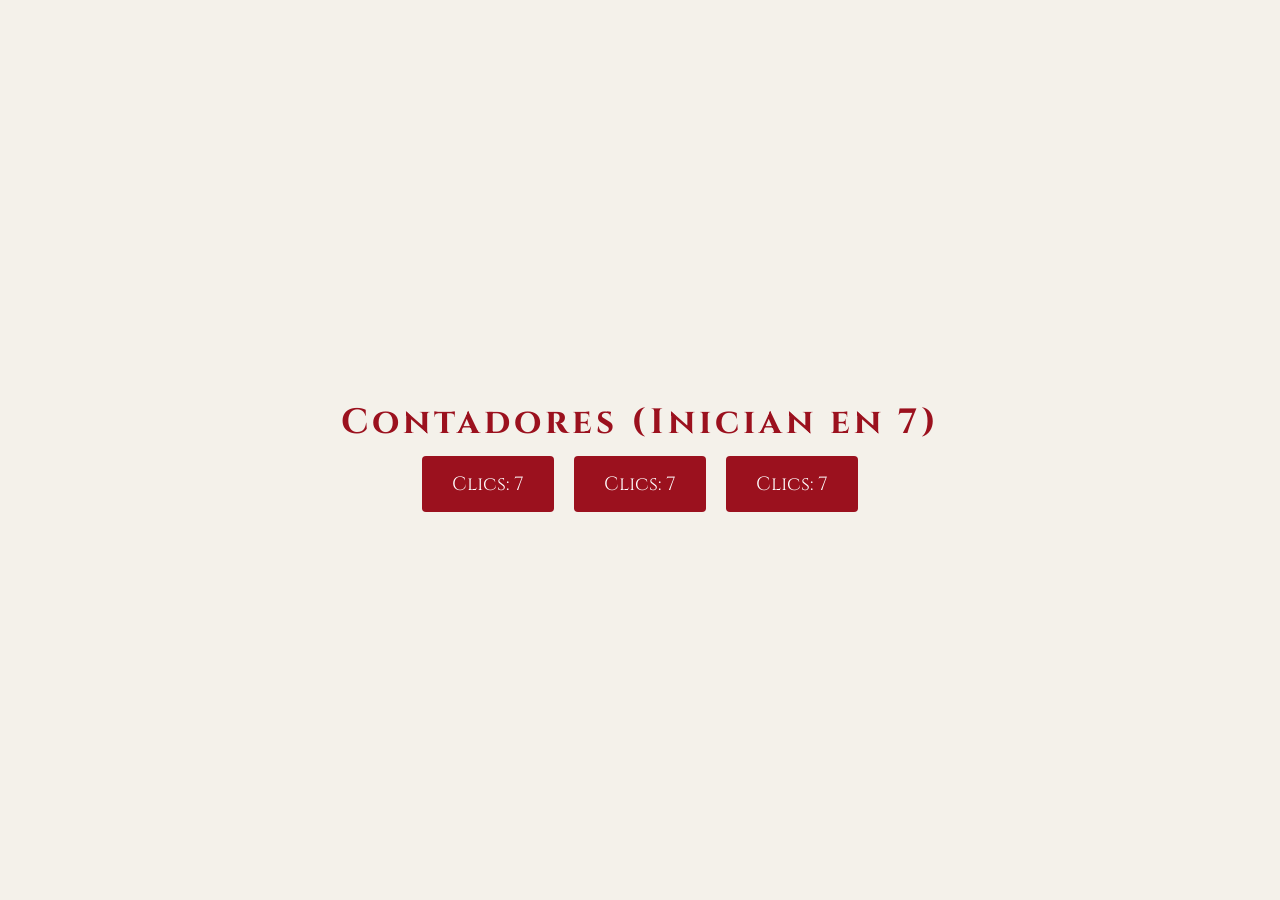
<file: contadores.html>
<!DOCTYPE html>
<html lang="es">
<head>
    <meta charset="UTF-8">
    <meta name="viewport" content="width=device-width, initial-scale=1.0">
    <title>Contadores de Clics</title>
    <link href="https://fonts.googleapis.com/css2?family=Cinzel:wght@400;700&family=EB+Garamond:wght@400;700&display=swap" rel="stylesheet">
    <link rel="stylesheet" href="style.css">
</head>
<body class="layout-centrado">
    <h1>Contadores (Inician en 7)</h1>
    <div class="contenedor-botones">
        <button id="contador-1" class="btn-contador" onclick="sumarClic(this)" data-count="7">Clics: 7</button>
        <button id="contador-2" class="btn-contador" onclick="sumarClic(this)" data-count="7">Clics: 7</button>
        <button id="contador-3" class="btn-contador" onclick="sumarClic(this)" data-count="7">Clics: 7</button>
    </div>

    <script>
        // Recuperar los valores guardados al cargar la página
        document.addEventListener("DOMContentLoaded", () => {
            document.querySelectorAll('.btn-contador').forEach(boton => {
                const valorGuardado = localStorage.getItem(boton.id);
                if (valorGuardado) {
                    boton.setAttribute('data-count', valorGuardado);
                    boton.innerText = 'Clics: ' + valorGuardado;
                }
            });
        });

        function sumarClic(boton) {
            // 1. Obtenemos el valor actual guardado en 'data-count' y lo convertimos a número
            let conteoActual = parseInt(boton.getAttribute('data-count'));
            
            // 2. Le sumamos 1
            conteoActual++;
            
            // 3. Guardamos el nuevo valor en el atributo
            boton.setAttribute('data-count', conteoActual);
            
            // 4. Actualizamos el texto visible del botón
            boton.innerText = 'Clics: ' + conteoActual;

            // 5. Guardamos el valor permanentemente en el navegador
            localStorage.setItem(boton.id, conteoActual);
        }
    </script>
</body>
</html>
</file>
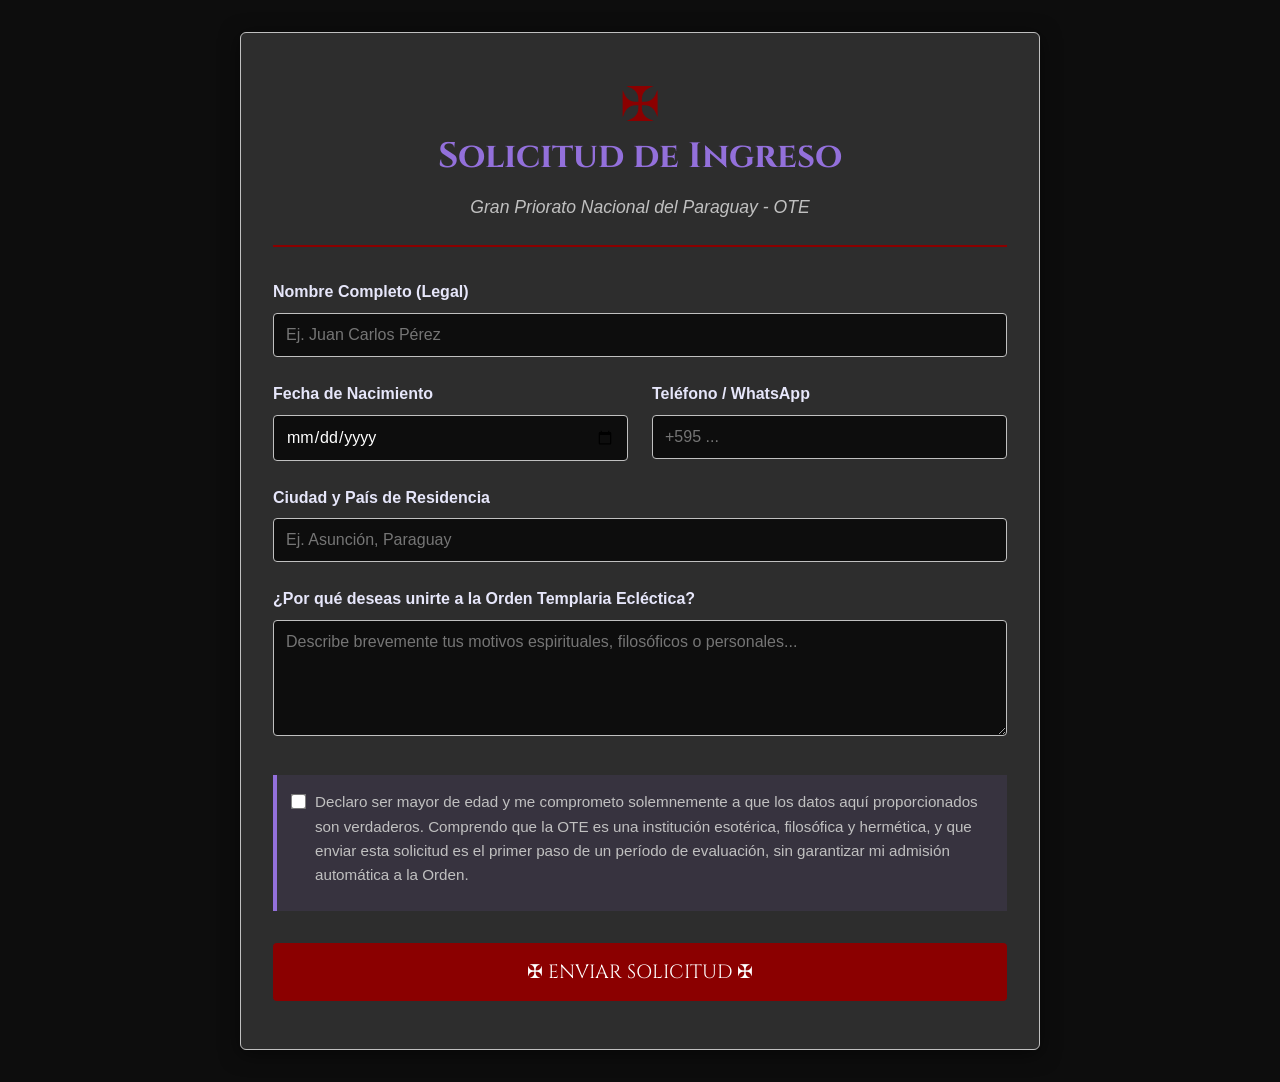
<file: formulario_ingreso.html>
<!DOCTYPE html>
<html lang="es">
<head>
    <meta charset="UTF-8">
    <meta name="viewport" content="width=device-width, initial-scale=1.0">
    <title>Solicitud de Ingreso | OTE Paraguay</title>
    <link href="https://fonts.googleapis.com/css2?family=Cinzel:wght@400;700&display=swap" rel="stylesheet">
    
    <style>
        :root {
            --lila: #9370DB;
            --rojo: #8B0000;
            --blanco: #FFFFFF;
            --negro: #0D0D0D;
            --gris-plata: #C0C0C0;
            --gris-oscuro: #2D2D2D;
            --lila-oscuro: #4B0082;
            --lila-claro: #E6E6FA;
        }

        * {
            box-sizing: border-box;
            margin: 0;
            padding: 0;
        }

        body {
            background-color: var(--negro);
            color: var(--blanco);
            font-family: 'Georgia', Arial, sans-serif;
            line-height: 1.6;
            padding: 2rem 1rem;
        }

        .cinzel {
            font-family: 'Cinzel', serif;
        }

        .form-container {
            max-width: 800px;
            margin: 0 auto;
            background-color: var(--gris-oscuro);
            border: 1px solid var(--gris-plata);
            border-radius: 6px;
            padding: 3rem 2rem;
            box-shadow: 0 4px 20px rgba(0, 0, 0, 0.5);
        }

        .form-header {
            text-align: center;
            margin-bottom: 2rem;
            border-bottom: 2px solid var(--rojo);
            padding-bottom: 1.5rem;
        }

        .form-header h1 {
            color: var(--lila);
            font-size: 2.2rem;
            margin-bottom: 0.5rem;
        }

        .form-header p {
            color: var(--gris-plata);
            font-style: italic;
            font-size: 1.1rem;
        }

        .form-group {
            margin-bottom: 1.5rem;
        }

        label {
            display: block;
            margin-bottom: 0.5rem;
            color: var(--lila-claro);
            font-weight: bold;
        }

        input[type="text"],
        input[type="email"],
        input[type="tel"],
        input[type="date"],
        textarea,
        select {
            width: 100%;
            padding: 12px;
            background-color: var(--negro);
            border: 1px solid var(--gris-plata);
            border-radius: 4px;
            color: var(--blanco);
            font-family: 'Georgia', Arial, sans-serif;
            font-size: 1rem;
            transition: border-color 0.3s;
        }

        input:focus, textarea:focus, select:focus {
            outline: none;
            border-color: var(--lila);
        }

        .checkbox-group {
            display: flex;
            align-items: flex-start;
            gap: 10px;
            background: rgba(147, 112, 219, 0.1);
            padding: 15px;
            border-left: 4px solid var(--lila);
            margin-top: 2rem;
        }

        .checkbox-group input {
            margin-top: 5px;
            transform: scale(1.2);
        }

        .checkbox-group label {
            color: var(--gris-plata);
            font-weight: normal;
            font-size: 0.95rem;
        }

        .btn-submit {
            display: block;
            width: 100%;
            background-color: var(--rojo);
            color: var(--blanco);
            border: none;
            padding: 16px;
            font-size: 1.2rem;
            cursor: pointer;
            margin-top: 2rem;
            border-radius: 4px;
            transition: background-color 0.3s;
        }

        .btn-submit:hover {
            background-color: #A00000;
        }
    </style>
</head>
<body>

    <div class="form-container">
        <div class="form-header">
            <div style="color: var(--rojo); font-size: 3rem; line-height: 1;">✠</div>
            <h1 class="cinzel">Solicitud de Ingreso</h1>
            <p>Gran Priorato Nacional del Paraguay - OTE</p>
        </div>

        <form id="ingresoForm">
            <div class="form-group">
                <label>Nombre Completo (Legal)</label>
                <input type="text" id="nombre" required placeholder="Ej. Juan Carlos Pérez">
            </div>

            <div style="display: grid; grid-template-columns: 1fr 1fr; gap: 1.5rem;">
                <div class="form-group">
                    <label>Fecha de Nacimiento</label>
                    <input type="date" id="fechaNac" required>
                </div>
                <div class="form-group">
                    <label>Teléfono / WhatsApp</label>
                    <input type="tel" id="telefono" required placeholder="+595 ...">
                </div>
            </div>

            <div class="form-group">
                <label>Ciudad y País de Residencia</label>
                <input type="text" id="ciudad" required placeholder="Ej. Asunción, Paraguay">
            </div>

            <div class="form-group">
                <label>¿Por qué deseas unirte a la Orden Templaria Ecléctica?</label>
                <textarea id="motivos" rows="5" required placeholder="Describe brevemente tus motivos espirituales, filosóficos o personales..."></textarea>
            </div>

            <div class="checkbox-group">
                <input type="checkbox" id="compromiso" required>
                <label for="compromiso">Declaro ser mayor de edad y me comprometo solemnemente a que los datos aquí proporcionados son verdaderos. Comprendo que la OTE es una institución esotérica, filosófica y hermética, y que enviar esta solicitud es el primer paso de un período de evaluación, sin garantizar mi admisión automática a la Orden.</label>
            </div>

            <button type="submit" class="btn-submit cinzel">✠ ENVIAR SOLICITUD ✠</button>
        </form>
    </div>

    <script>
        document.getElementById('ingresoForm').addEventListener('submit', function(e) {
            e.preventDefault(); // Evita que la página se recargue

            // Recopilación de los datos del formulario
            const nombre = document.getElementById('nombre').value;
            const fechaNac = document.getElementById('fechaNac').value;
            const telefono = document.getElementById('telefono').value;
            const ciudad = document.getElementById('ciudad').value;
            const motivos = document.getElementById('motivos').value;

            // Formateo del asunto y cuerpo del correo
            const emailDestino = "granprioratodelparaguay.ote@gmail.com";
            const asunto = encodeURIComponent("✠ Solicitud de Ingreso OTE - " + nombre);
            
            const cuerpoMensaje = encodeURIComponent(
                "✠ SOLICITUD DE INGRESO - OTE PARAGUAY ✠\n\n" +
                "Nombre Completo: " + nombre + "\n" +
                "Fecha de Nacimiento: " + fechaNac + "\n" +
                "Teléfono/WhatsApp: " + telefono + "\n" +
                "Ciudad y País: " + ciudad + "\n\n" +
                "Motivos de ingreso:\n" + motivos + "\n\n" +
                "✓ El postulante ha declarado ser mayor de edad y aceptado los términos de evaluación."
            );

            // Redirección al cliente de correo
            window.location.href = "mailto:" + emailDestino + "?subject=" + asunto + "&body=" + cuerpoMensaje;
        });
    </script>
</body>
</html>
</file>
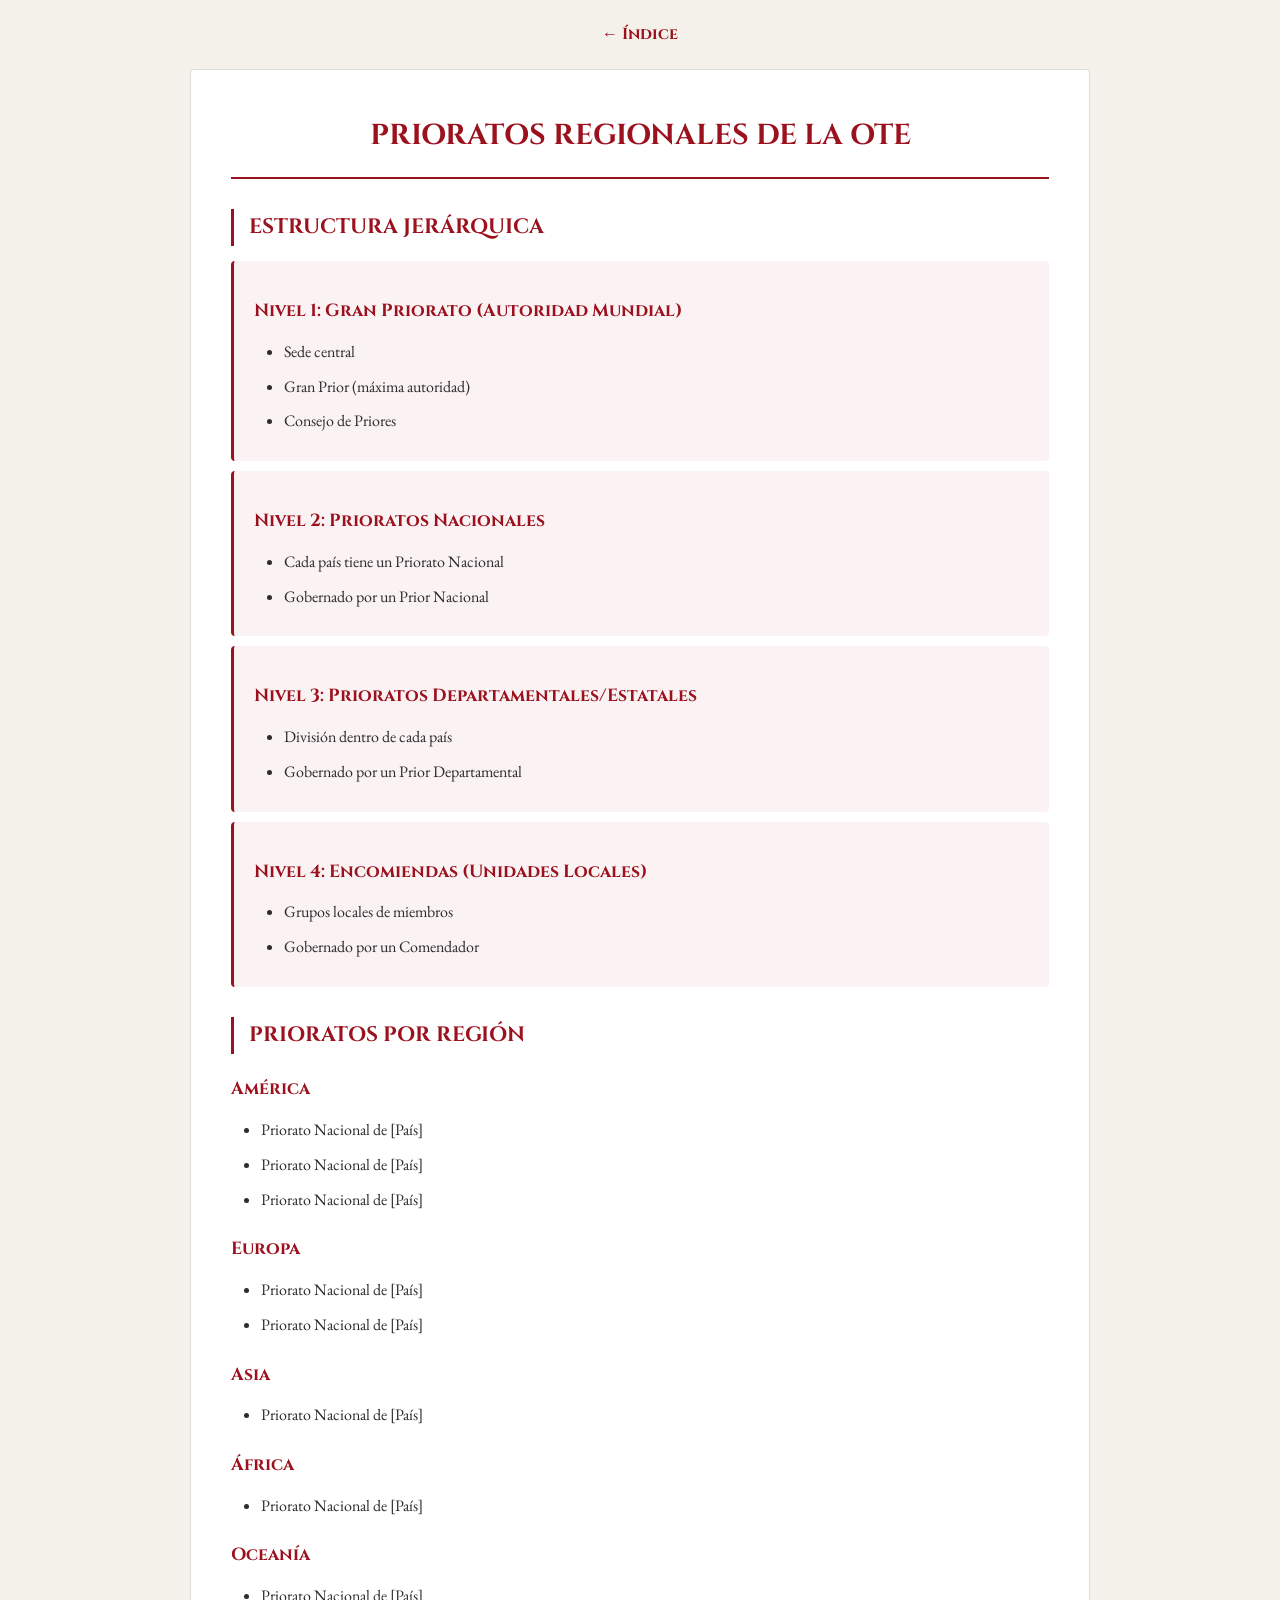
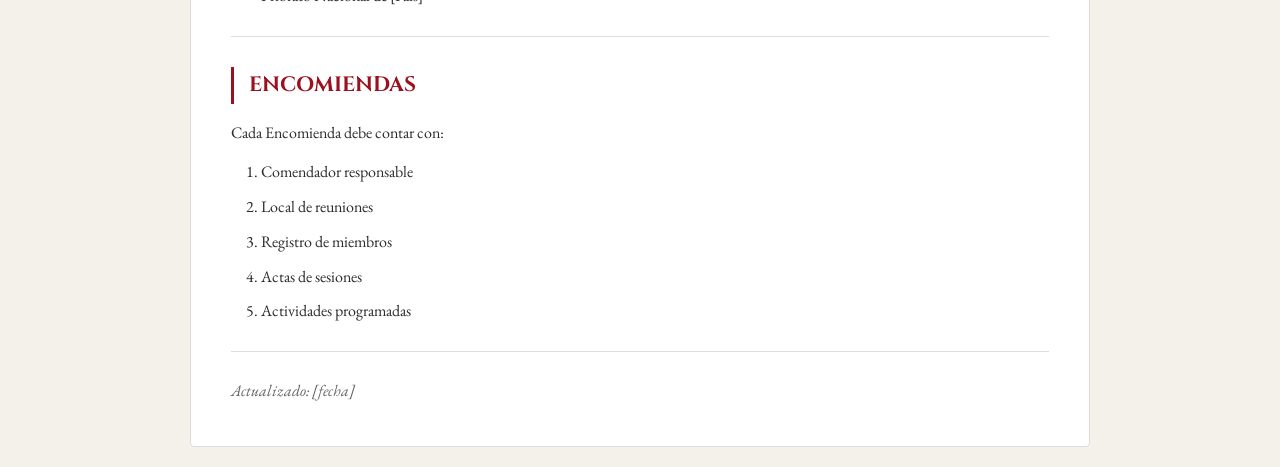
<file: LISTA_PRIORATOS.html>
<!DOCTYPE html>
<html lang="es">
<head>
    <meta charset="UTF-8">
    <meta name="viewport" content="width=device-width, initial-scale=1.0">
    <title>Prioratos Regionales - OTE</title>
    <link href="https://fonts.googleapis.com/css2?family=Cinzel:wght@400;700&family=EB+Garamond:wght@400;700&display=swap" rel="stylesheet">
    <style>
        :root {
            --rojo-templario: #9b111e;
            --pergamino: #f4f1ea;
            --texto: #2c2c2c;
            --blanco: #ffffff;
            --gris-borde: #dddddd;
            --lila: #9370DB;
        }
        * { margin: 0; padding: 0; box-sizing: border-box; }
        body { font-family: 'EB Garamond', 'Georgia', serif; background: var(--pergamino); color: var(--texto); line-height: 1.8; padding: 20px; }
        .container { max-width: 900px; margin: 0 auto; background: var(--blanco); padding: 40px; border-radius: 4px; border: 1px solid var(--gris-borde); }
        h1 { font-family: 'Cinzel', serif; text-align: center; font-size: 1.8em; margin-bottom: 30px; color: var(--rojo-templario); border-bottom: 2px solid var(--rojo-templario); padding-bottom: 15px; }
        h2 { font-family: 'Cinzel', serif; color: var(--rojo-templario); margin: 30px 0 15px; font-size: 1.3em; border-left: 3px solid var(--rojo-templario); padding-left: 15px; }
        h3 { font-family: 'Cinzel', serif; color: var(--rojo-templario); margin: 20px 0 10px; font-size: 1.1em; }
        ul, ol { margin: 10px 0 10px 30px; }
        li { margin: 6px 0; }
        strong { color: var(--rojo-templario); }
        hr { border: none; border-top: 1px solid var(--gris-borde); margin: 25px 0; }
        .nivel { background: rgba(155,17,30,0.05); padding: 15px 20px; border-radius: 4px; margin: 10px 0; border-left: 3px solid var(--rojo-templario); }
        a { color: var(--rojo-templario); text-decoration: none; font-weight: bold; }
        .nav { text-align: center; margin-bottom: 20px; }
        .nav a { color: var(--rojo-templario); text-decoration: none; margin: 0 10px; font-family: 'Cinzel', serif; transition: color 0.3s; }
        .nav a:hover { color: var(--lila); }
    </style>
</head>
<body>
    <div class="nav">
        <a href="index.html">← Índice</a>
    </div>
    <div class="container">
        <h1>PRIORATOS REGIONALES DE LA OTE</h1>

        <h2>ESTRUCTURA JERÁRQUICA</h2>

        <div class="nivel">
            <h3>Nivel 1: Gran Priorato (Autoridad Mundial)</h3>
            <ul>
                <li>Sede central</li>
                <li>Gran Prior (máxima autoridad)</li>
                <li>Consejo de Priores</li>
            </ul>
        </div>

        <div class="nivel">
            <h3>Nivel 2: Prioratos Nacionales</h3>
            <ul>
                <li>Cada país tiene un Priorato Nacional</li>
                <li>Gobernado por un Prior Nacional</li>
            </ul>
        </div>

        <div class="nivel">
            <h3>Nivel 3: Prioratos Departamentales/Estatales</h3>
            <ul>
                <li>División dentro de cada país</li>
                <li>Gobernado por un Prior Departamental</li>
            </ul>
        </div>

        <div class="nivel">
            <h3>Nivel 4: Encomiendas (Unidades Locales)</h3>
            <ul>
                <li>Grupos locales de miembros</li>
                <li>Gobernado por un Comendador</li>
            </ul>
        </div>

        <h2>PRIORATOS POR REGIÓN</h2>

        <h3>América</h3>
        <ul>
            <li>Priorato Nacional de [País]</li>
            <li>Priorato Nacional de [País]</li>
            <li>Priorato Nacional de [País]</li>
        </ul>

        <h3>Europa</h3>
        <ul>
            <li>Priorato Nacional de [País]</li>
            <li>Priorato Nacional de [País]</li>
        </ul>

        <h3>Asia</h3>
        <ul>
            <li>Priorato Nacional de [País]</li>
        </ul>

        <h3>África</h3>
        <ul>
            <li>Priorato Nacional de [País]</li>
        </ul>

        <h3>Oceanía</h3>
        <ul>
            <li>Priorato Nacional de [País]</li>
        </ul>

        <hr>

        <h2>ENCOMIENDAS</h2>
        <p>Cada Encomienda debe contar con:</p>
        <ol>
            <li>Comendador responsable</li>
            <li>Local de reuniones</li>
            <li>Registro de miembros</li>
            <li>Actas de sesiones</li>
            <li>Actividades programadas</li>
        </ol>

        <hr>
        <p style="color: #666; font-style: italic;">Actualizado: [fecha]</p>
    </div>
</body>
</html>
</file>
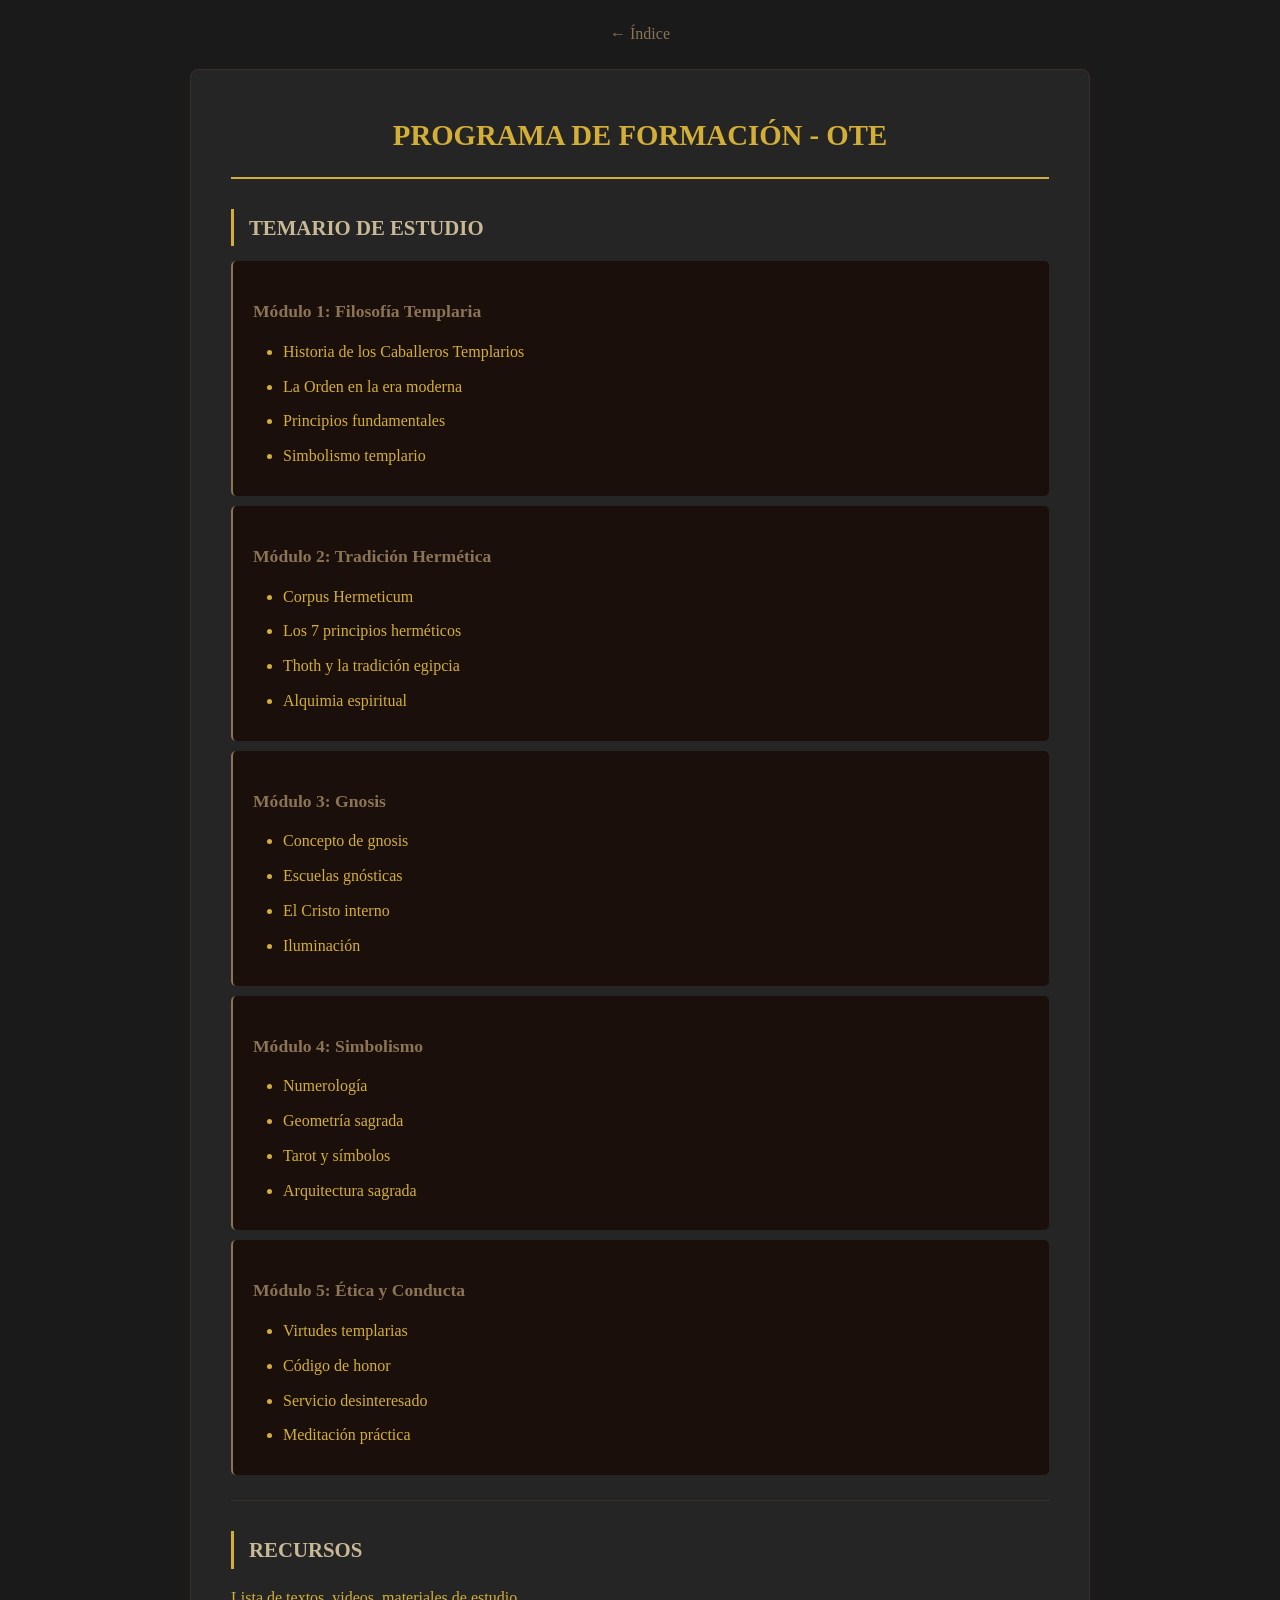
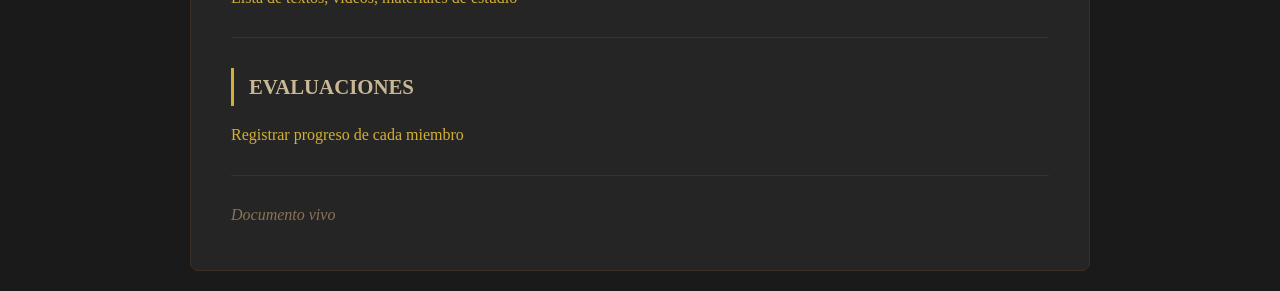
<file: Formación/PROGRAMA_FORMACION.html>
<!DOCTYPE html>
<html lang="es">
<head>
    <meta charset="UTF-8">
    <meta name="viewport" content="width=device-width, initial-scale=1.0">
    <title>Programa de Formación - OTE</title>
    <style>
        * { margin: 0; padding: 0; box-sizing: border-box; }
        body { font-family: 'Georgia', serif; background: #1a1a1a; color: #d4af37; line-height: 1.8; padding: 20px; }
        .container { max-width: 900px; margin: 0 auto; background: #252525; padding: 40px; border-radius: 8px; border: 1px solid #3d3027; }
        h1 { text-align: center; font-size: 1.8em; margin-bottom: 30px; border-bottom: 2px solid #d4af37; padding-bottom: 15px; }
        h2 { color: #c9b896; margin: 30px 0 15px; font-size: 1.3em; border-left: 3px solid #d4af37; padding-left: 15px; }
        h3 { color: #8b7355; margin: 20px 0 10px; font-size: 1.1em; }
        ul { margin: 10px 0 10px 30px; }
        li { margin: 6px 0; }
        strong { color: #d4af37; }
        hr { border: none; border-top: 1px solid #3d3027; margin: 25px 0; }
        .modulo { background: #1a0f0a; padding: 15px 20px; border-radius: 5px; margin: 10px 0; border-left: 2px solid #8b7355; }
        a { color: #d4af37; }
        .nav { text-align: center; margin-bottom: 20px; }
        .nav a { color: #8b7355; text-decoration: none; margin: 0 10px; }
    </style>
</head>
<body>
    <div class="nav">
        <a href="index.html">← Índice</a>
    </div>
    <div class="container">
        <h1>PROGRAMA DE FORMACIÓN - OTE</h1>

        <h2>TEMARIO DE ESTUDIO</h2>

        <div class="modulo">
            <h3>Módulo 1: Filosofía Templaria</h3>
            <ul>
                <li>Historia de los Caballeros Templarios</li>
                <li>La Orden en la era moderna</li>
                <li>Principios fundamentales</li>
                <li>Simbolismo templario</li>
            </ul>
        </div>

        <div class="modulo">
            <h3>Módulo 2: Tradición Hermética</h3>
            <ul>
                <li>Corpus Hermeticum</li>
                <li>Los 7 principios herméticos</li>
                <li>Thoth y la tradición egipcia</li>
                <li>Alquimia espiritual</li>
            </ul>
        </div>

        <div class="modulo">
            <h3>Módulo 3: Gnosis</h3>
            <ul>
                <li>Concepto de gnosis</li>
                <li>Escuelas gnósticas</li>
                <li>El Cristo interno</li>
                <li>Iluminación</li>
            </ul>
        </div>

        <div class="modulo">
            <h3>Módulo 4: Simbolismo</h3>
            <ul>
                <li>Numerología</li>
                <li>Geometría sagrada</li>
                <li>Tarot y símbolos</li>
                <li>Arquitectura sagrada</li>
            </ul>
        </div>

        <div class="modulo">
            <h3>Módulo 5: Ética y Conducta</h3>
            <ul>
                <li>Virtudes templarias</li>
                <li>Código de honor</li>
                <li>Servicio desinteresado</li>
                <li>Meditación práctica</li>
            </ul>
        </div>

        <hr>

        <h2>RECURSOS</h2>
        <p>Lista de textos, videos, materiales de estudio</p>

        <hr>

        <h2>EVALUACIONES</h2>
        <p>Registrar progreso de cada miembro</p>

        <hr>
        <p style="color: #8b7355; font-style: italic;">Documento vivo</p>
    </div>
</body>
</html>
</file>
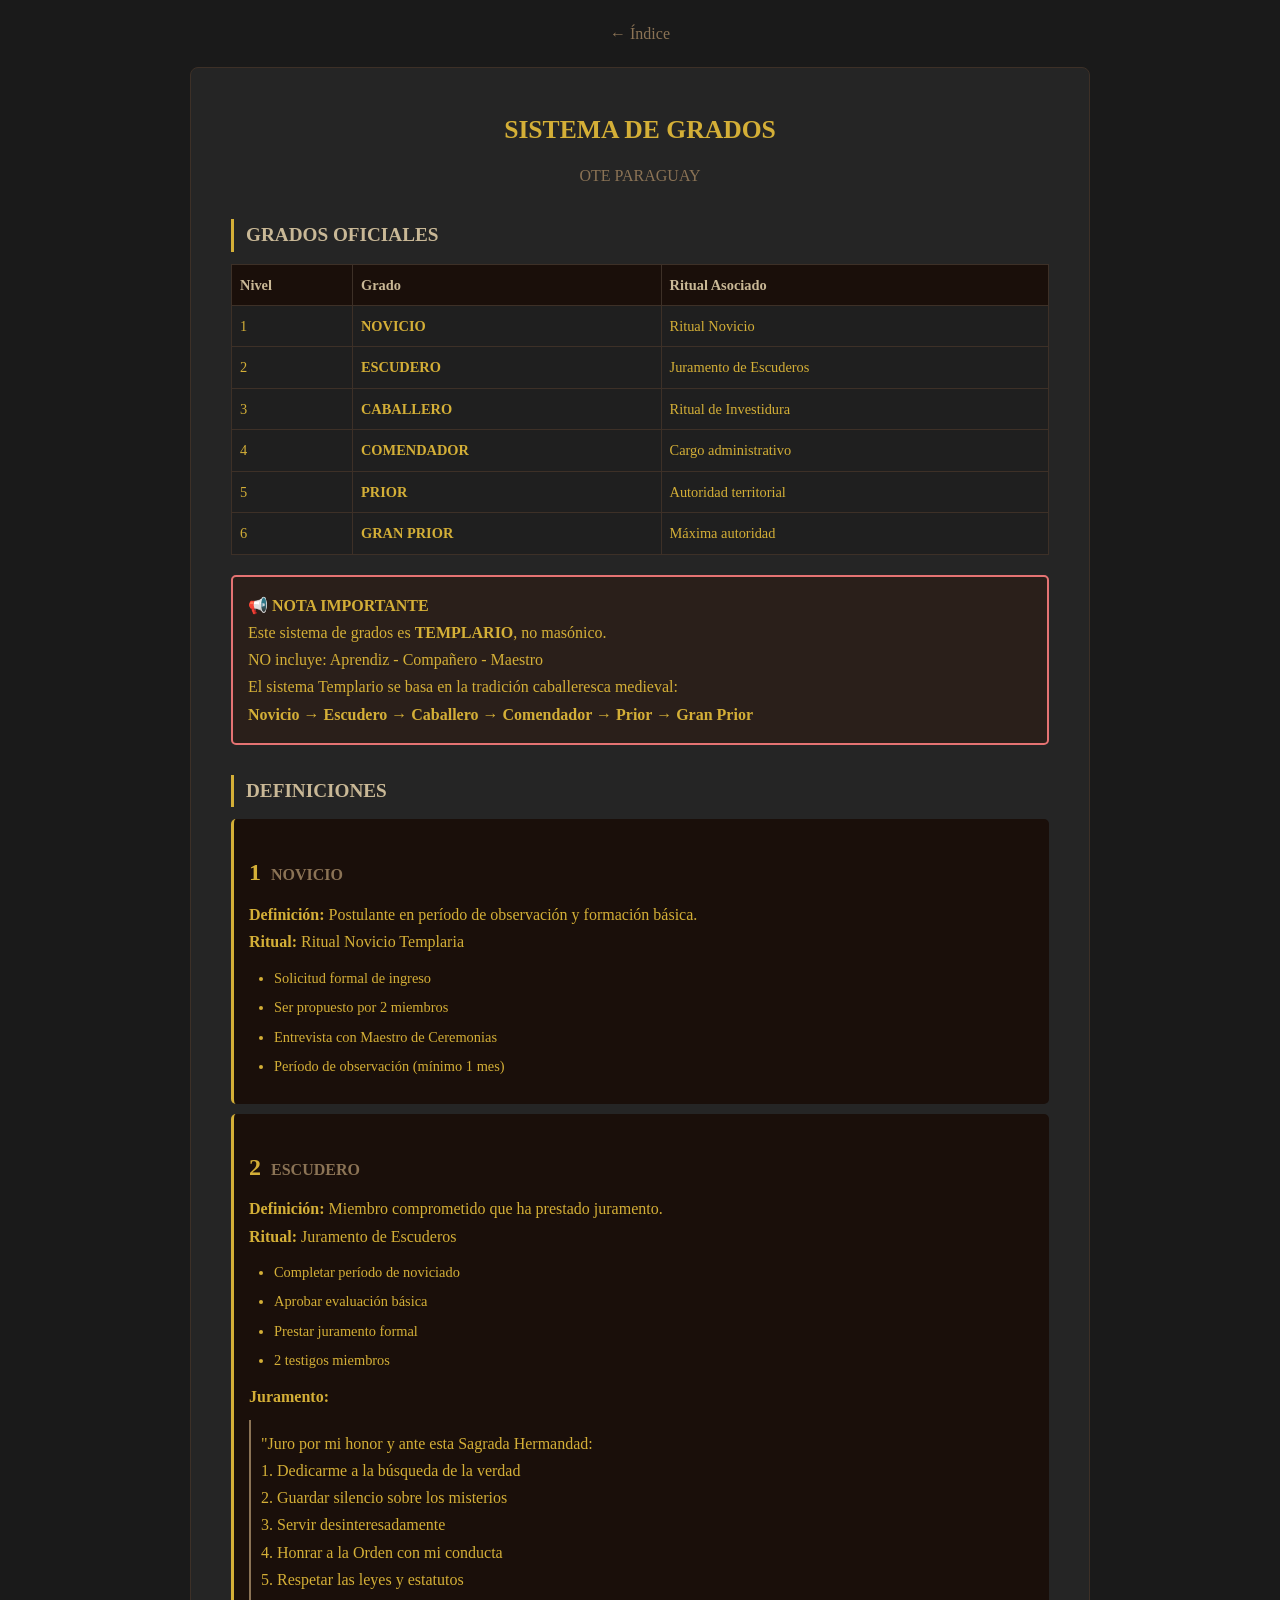
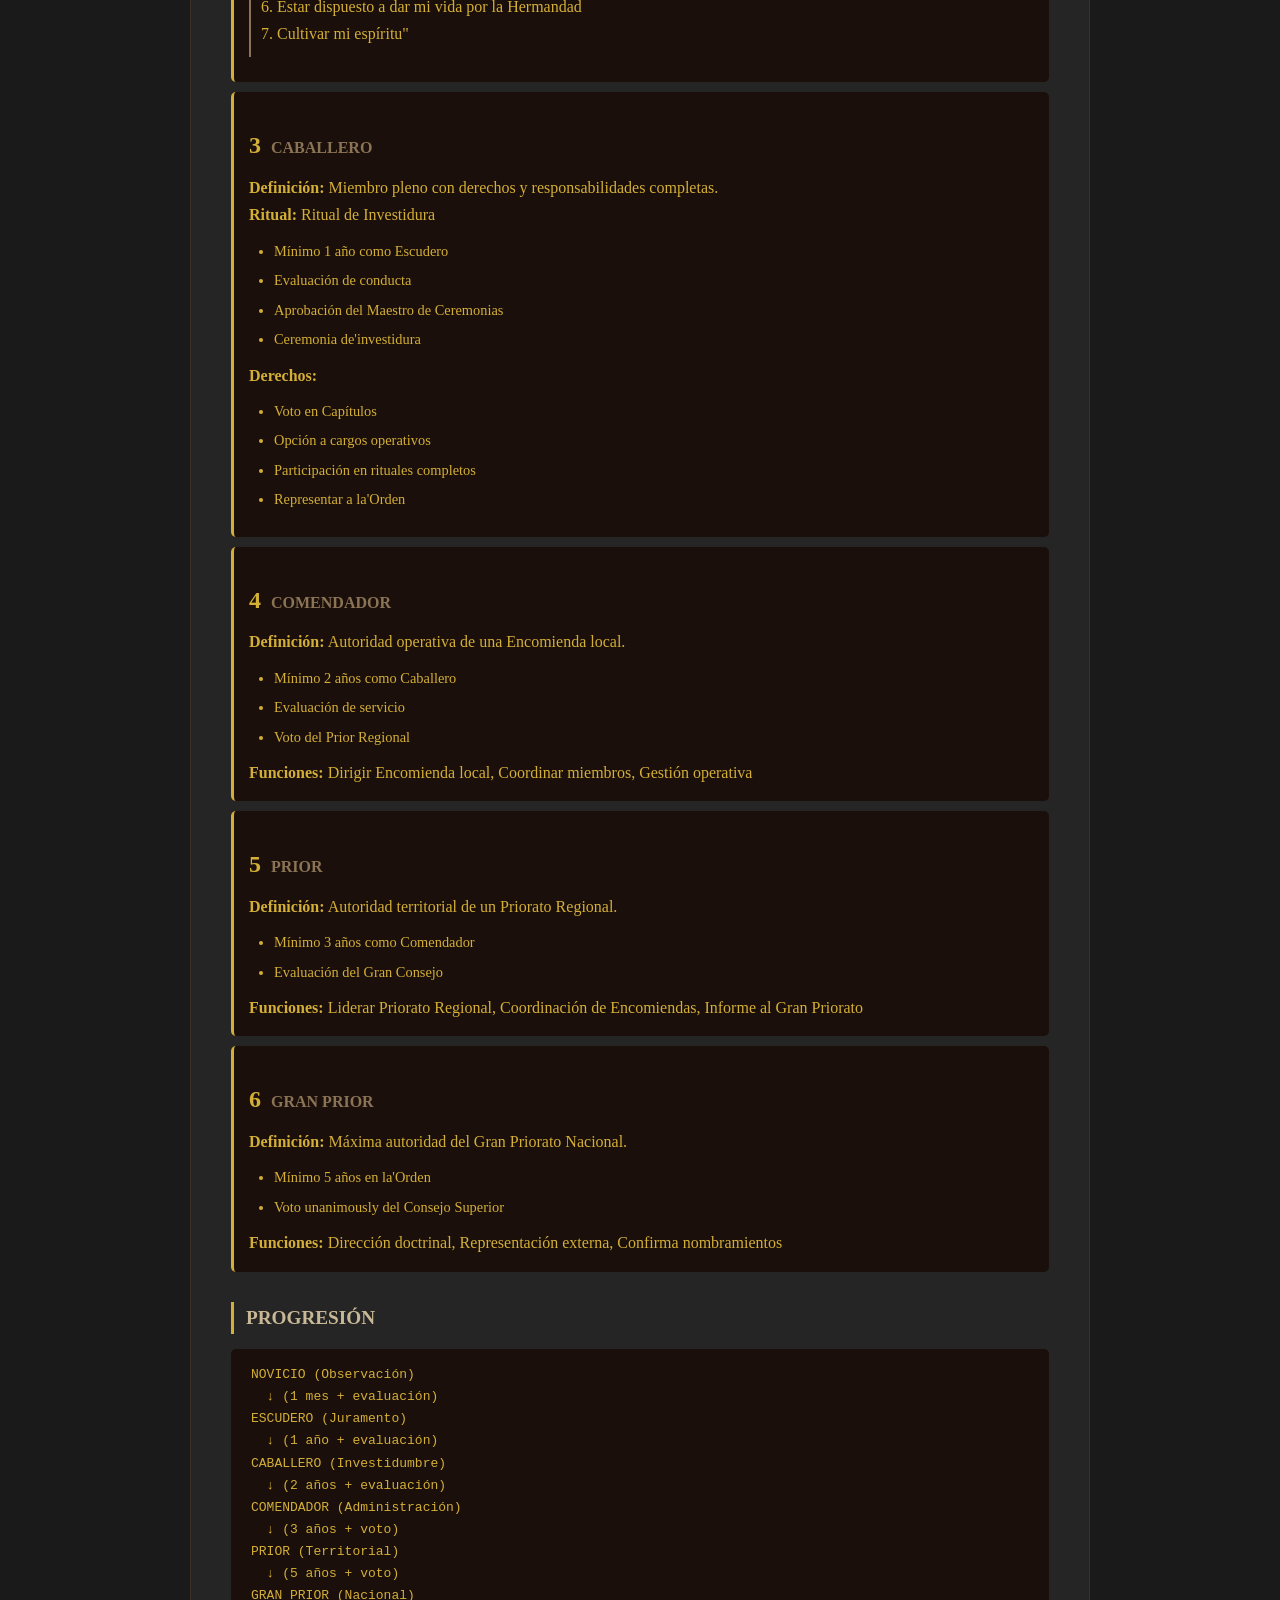
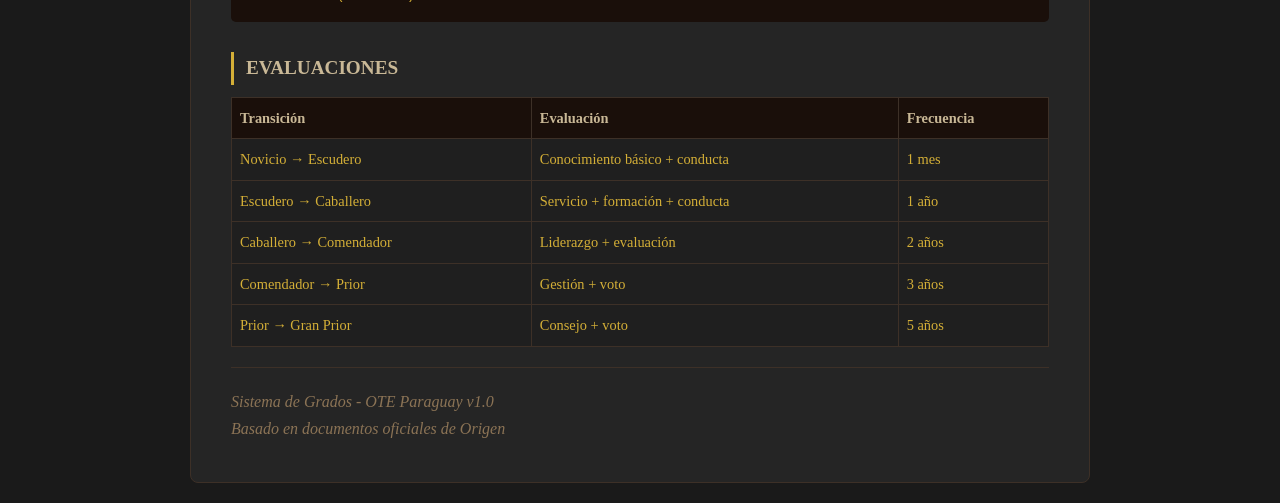
<file: Formación/SISTEMA_GRADOS.html>
<!DOCTYPE html>
<html lang="es">
<head>
    <meta charset="UTF-8">
    <meta name="viewport" content="width=device-width, initial-scale=1.0">
    <title>Sistema de Grados - OTE Paraguay</title>
    <style>
        * { margin: 0; padding: 0; box-sizing: border-box; }
        body { font-family: 'Georgia', serif; background: #1a1a1a; color: #d4af37; line-height: 1.7; padding: 20px; }
        .container { max-width: 900px; margin: 0 auto; background: #252525; padding: 40px; border-radius: 8px; border: 1px solid #3d3027; }
        h1 { text-align: center; font-size: 1.6em; margin-bottom: 10px; }
        h2 { color: #c9b896; margin: 30px 0 12px; font-size: 1.2em; border-left: 3px solid #d4af37; padding-left: 12px; }
        h3 { color: #8b7355; margin: 18px 0 8px; font-size: 1em; }
        table { width: 100%; border-collapse: collapse; margin: 12px 0; font-size: 0.9em; }
        th, td { border: 1px solid #3d3027; padding: 8px; text-align: left; }
        th { background: #1a0f0a; color: #c9b896; }
        td { background: #1f1f1f; }
        ul, ol { margin: 10px 0 10px 25px; font-size: 0.9em; }
        li { margin: 5px 0; }
        strong { color: #d4af37; }
        hr { border: none; border-top: 1px solid #3d3027; margin: 20px 0; }
        .grado { background: #1a0f0a; padding: 15px; border-radius: 5px; margin: 10px 0; border-left: 3px solid #d4af37; }
        .numeracion { font-size: 1.5em; color: #d4af37; margin-right: 10px; }
        .aviso { background: #2a1f1a; padding: 15px; border-radius: 5px; border: 2px solid #e57373; margin: 20px 0; }
        .progresion { background: #1a0f0a; padding: 15px 20px; border-radius: 5px; font-family: monospace; margin: 15px 0; }
        .nav { text-align: center; margin-bottom: 20px; }
        .nav a { color: #8b7355; text-decoration: none; margin: 0 10px; }
    </style>
</head>
<body>
    <div class="nav">
        <a href="index.html">← Índice</a>
    </div>
    <div class="container">
        <h1>SISTEMA DE GRADOS</h1>
        <p style="text-align: center; color: #8b7355; margin-bottom: 25px;">OTE PARAGUAY</p>

        <h2>GRADOS OFICIALES</h2>
        <table>
            <tr><th>Nivel</th><th>Grado</th><th>Ritual Asociado</th></tr>
            <tr><td>1</td><td><strong>NOVICIO</strong></td><td>Ritual Novicio</td></tr>
            <tr><td>2</td><td><strong>ESCUDERO</strong></td><td>Juramento de Escuderos</td></tr>
            <tr><td>3</td><td><strong>CABALLERO</strong></td><td>Ritual de Investidura</td></tr>
            <tr><td>4</td><td><strong>COMENDADOR</strong></td><td>Cargo administrativo</td></tr>
            <tr><td>5</td><td><strong>PRIOR</strong></td><td>Autoridad territorial</td></tr>
            <tr><td>6</td><td><strong>GRAN PRIOR</strong></td><td>Máxima autoridad</td></tr>
        </table>

        <div class="aviso">
            <strong>📢 NOTA IMPORTANTE</strong>
            <p>Este sistema de grados es <strong>TEMPLARIO</strong>, no masónico.</p>
            <p>NO incluye: Aprendiz - Compañero - Maestro</p>
            <p>El sistema Templario se basa en la tradición caballeresca medieval:</p>
            <p><strong>Novicio → Escudero → Caballero → Comendador → Prior → Gran Prior</strong></p>
        </div>

        <h2>DEFINICIONES</h2>

        <div class="grado">
            <h3><span class="numeracion">1</span>NOVICIO</h3>
            <p><strong>Definición:</strong> Postulante en período de observación y formación básica.</p>
            <p><strong>Ritual:</strong> Ritual Novicio Templaria</p>
            <ul>
                <li>Solicitud formal de ingreso</li>
                <li>Ser propuesto por 2 miembros</li>
                <li>Entrevista con Maestro de Ceremonias</li>
                <li>Período de observación (mínimo 1 mes)</li>
            </ul>
        </div>

        <div class="grado">
            <h3><span class="numeracion">2</span>ESCUDERO</h3>
            <p><strong>Definición:</strong> Miembro comprometido que ha prestado juramento.</p>
            <p><strong>Ritual:</strong> Juramento de Escuderos</p>
            <ul>
                <li>Completar período de noviciado</li>
                <li>Aprobar evaluación básica</li>
                <li>Prestar juramento formal</li>
                <li>2 testigos miembros</li>
            </ul>
            <p><strong>Juramento:</strong></p>
            <blockquote style="margin: 10px 0; padding: 10px; border-left: 2px solid #8b7355;">
                "Juro por mi honor y ante esta Sagrada Hermandad:<br>
                1. Dedicarme a la búsqueda de la verdad<br>
                2. Guardar silencio sobre los misterios<br>
                3. Servir desinteresadamente<br>
                4. Honrar a la Orden con mi conducta<br>
                5. Respetar las leyes y estatutos<br>
                6. Estar dispuesto a dar mi vida por la Hermandad<br>
                7. Cultivar mi espíritu"
            </blockquote>
        </div>

        <div class="grado">
            <h3><span class="numeracion">3</span>CABALLERO</h3>
            <p><strong>Definición:</strong> Miembro pleno con derechos y responsabilidades completas.</p>
            <p><strong>Ritual:</strong> Ritual de Investidura</p>
            <ul>
                <li>Mínimo 1 año como Escudero</li>
                <li>Evaluación de conducta</li>
                <li>Aprobación del Maestro de Ceremonias</li>
                <li>Ceremonia de'investidura</li>
            </ul>
            <p><strong>Derechos:</strong></p>
            <ul>
                <li>Voto en Capítulos</li>
                <li>Opción a cargos operativos</li>
                <li>Participación en rituales completos</li>
                <li>Representar a la'Orden</li>
            </ul>
        </div>

        <div class="grado">
            <h3><span class="numeracion">4</span>COMENDADOR</h3>
            <p><strong>Definición:</strong> Autoridad operativa de una Encomienda local.</p>
            <ul>
                <li>Mínimo 2 años como Caballero</li>
                <li>Evaluación de servicio</li>
                <li>Voto del Prior Regional</li>
            </ul>
            <p><strong>Funciones:</strong> Dirigir Encomienda local, Coordinar miembros, Gestión operativa</p>
        </div>

        <div class="grado">
            <h3><span class="numeracion">5</span>PRIOR</h3>
            <p><strong>Definición:</strong> Autoridad territorial de un Priorato Regional.</p>
            <ul>
                <li>Mínimo 3 años como Comendador</li>
                <li>Evaluación del Gran Consejo</li>
            </ul>
            <p><strong>Funciones:</strong> Liderar Priorato Regional, Coordinación de Encomiendas, Informe al Gran Priorato</p>
        </div>

        <div class="grado">
            <h3><span class="numeracion">6</span>GRAN PRIOR</h3>
            <p><strong>Definición:</strong> Máxima autoridad del Gran Priorato Nacional.</p>
            <ul>
                <li>Mínimo 5 años en la'Orden</li>
                <li>Voto unanimously del Consejo Superior</li>
            </ul>
            <p><strong>Funciones:</strong> Dirección doctrinal, Representación externa, Confirma nombramientos</p>
        </div>

        <h2>PROGRESIÓN</h2>
        <div class="progresion">
            NOVICIO (Observación)<br>
            &nbsp;&nbsp;↓ (1 mes + evaluación)<br>
            ESCUDERO (Juramento)<br>
            &nbsp;&nbsp;↓ (1 año + evaluación)<br>
            CABALLERO (Investidumbre)<br>
            &nbsp;&nbsp;↓ (2 años + evaluación)<br>
            COMENDADOR (Administración)<br>
            &nbsp;&nbsp;↓ (3 años + voto)<br>
            PRIOR (Territorial)<br>
            &nbsp;&nbsp;↓ (5 años + voto)<br>
            GRAN PRIOR (Nacional)
        </div>

        <h2>EVALUACIONES</h2>
        <table>
            <tr><th>Transición</th><th>Evaluación</th><th>Frecuencia</th></tr>
            <tr><td>Novicio → Escudero</td><td>Conocimiento básico + conducta</td><td>1 mes</td></tr>
            <tr><td>Escudero → Caballero</td><td>Servicio + formación + conducta</td><td>1 año</td></tr>
            <tr><td>Caballero → Comendador</td><td>Liderazgo + evaluación</td><td>2 años</td></tr>
            <tr><td>Comendador → Prior</td><td>Gestión + voto</td><td>3 años</td></tr>
            <tr><td>Prior → Gran Prior</td><td>Consejo + voto</td><td>5 años</td></tr>
        </table>

        <hr>
        <p style="color: #8b7355; font-style: italic;">Sistema de Grados - OTE Paraguay v1.0</p>
        <p style="color: #8b7355; font-style: italic;">Basado en documentos oficiales de Origen</p>
    </div>
</body>
</html>
</file>
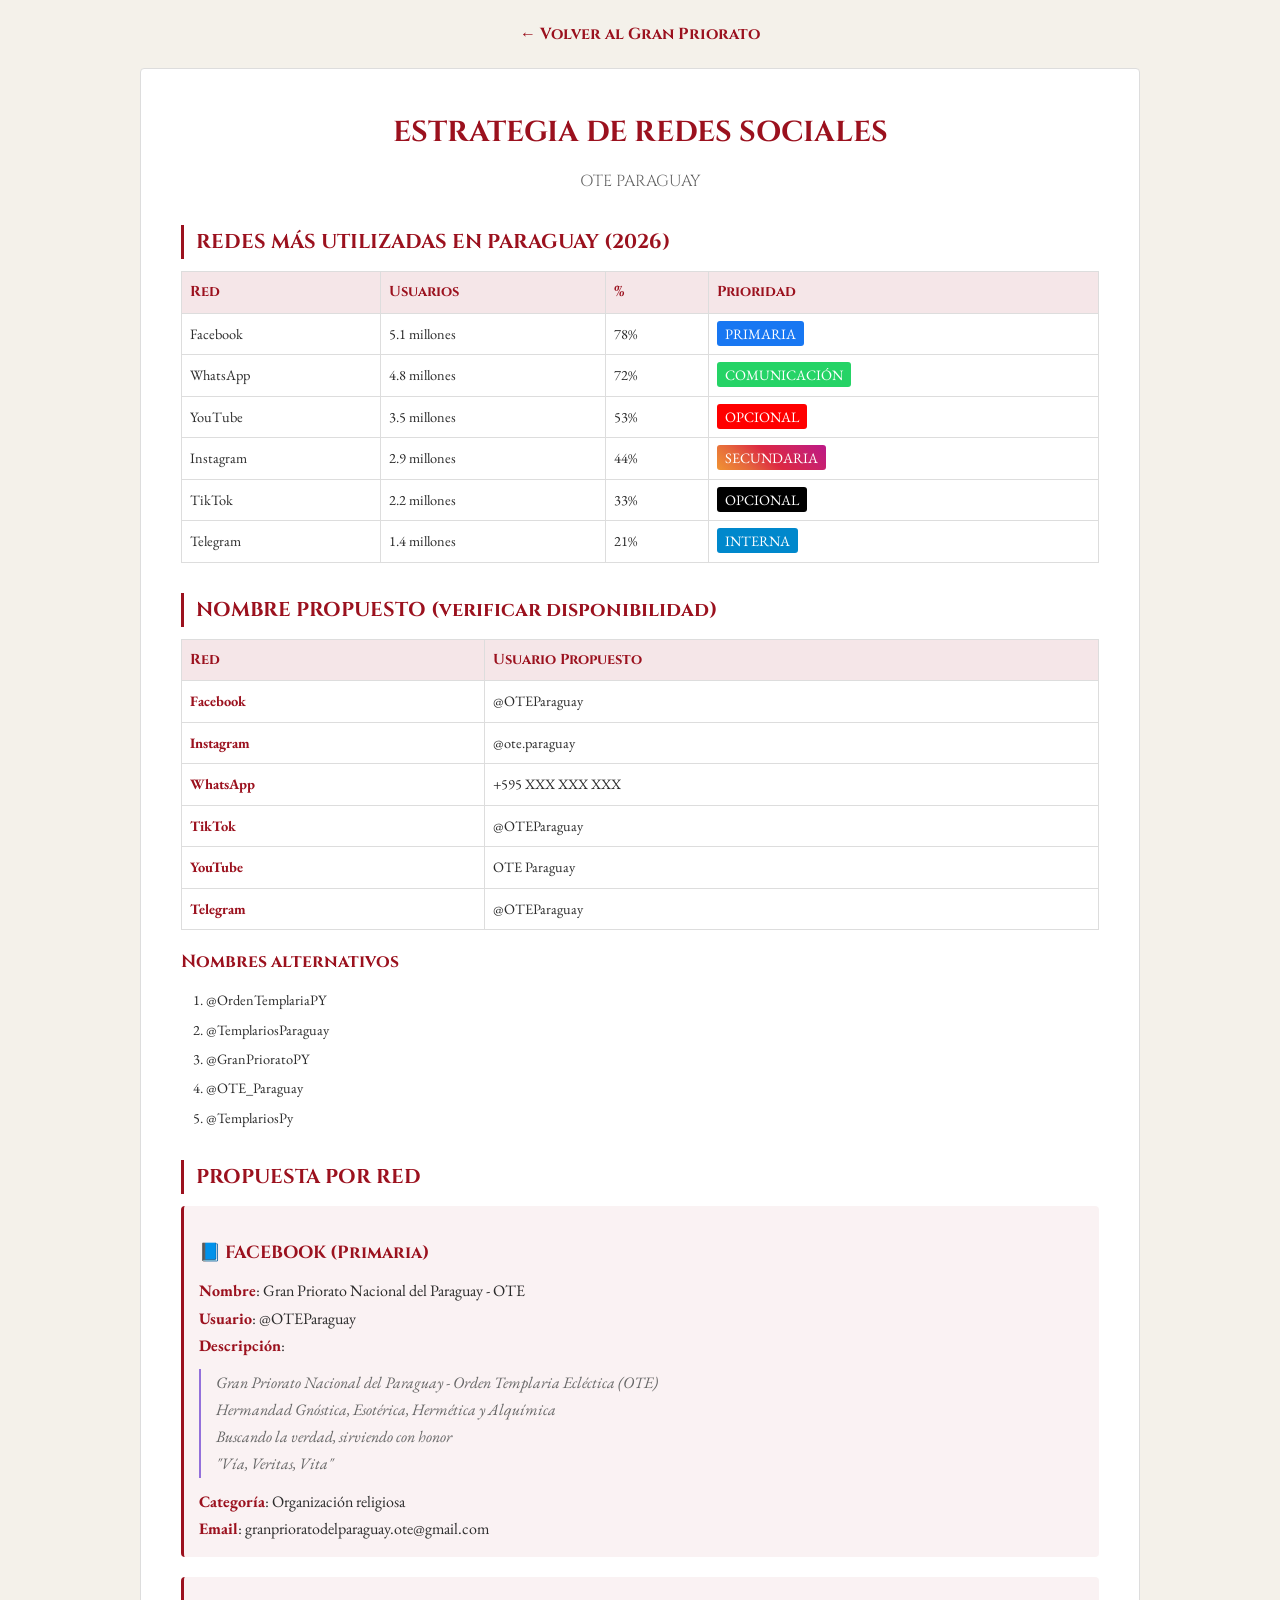
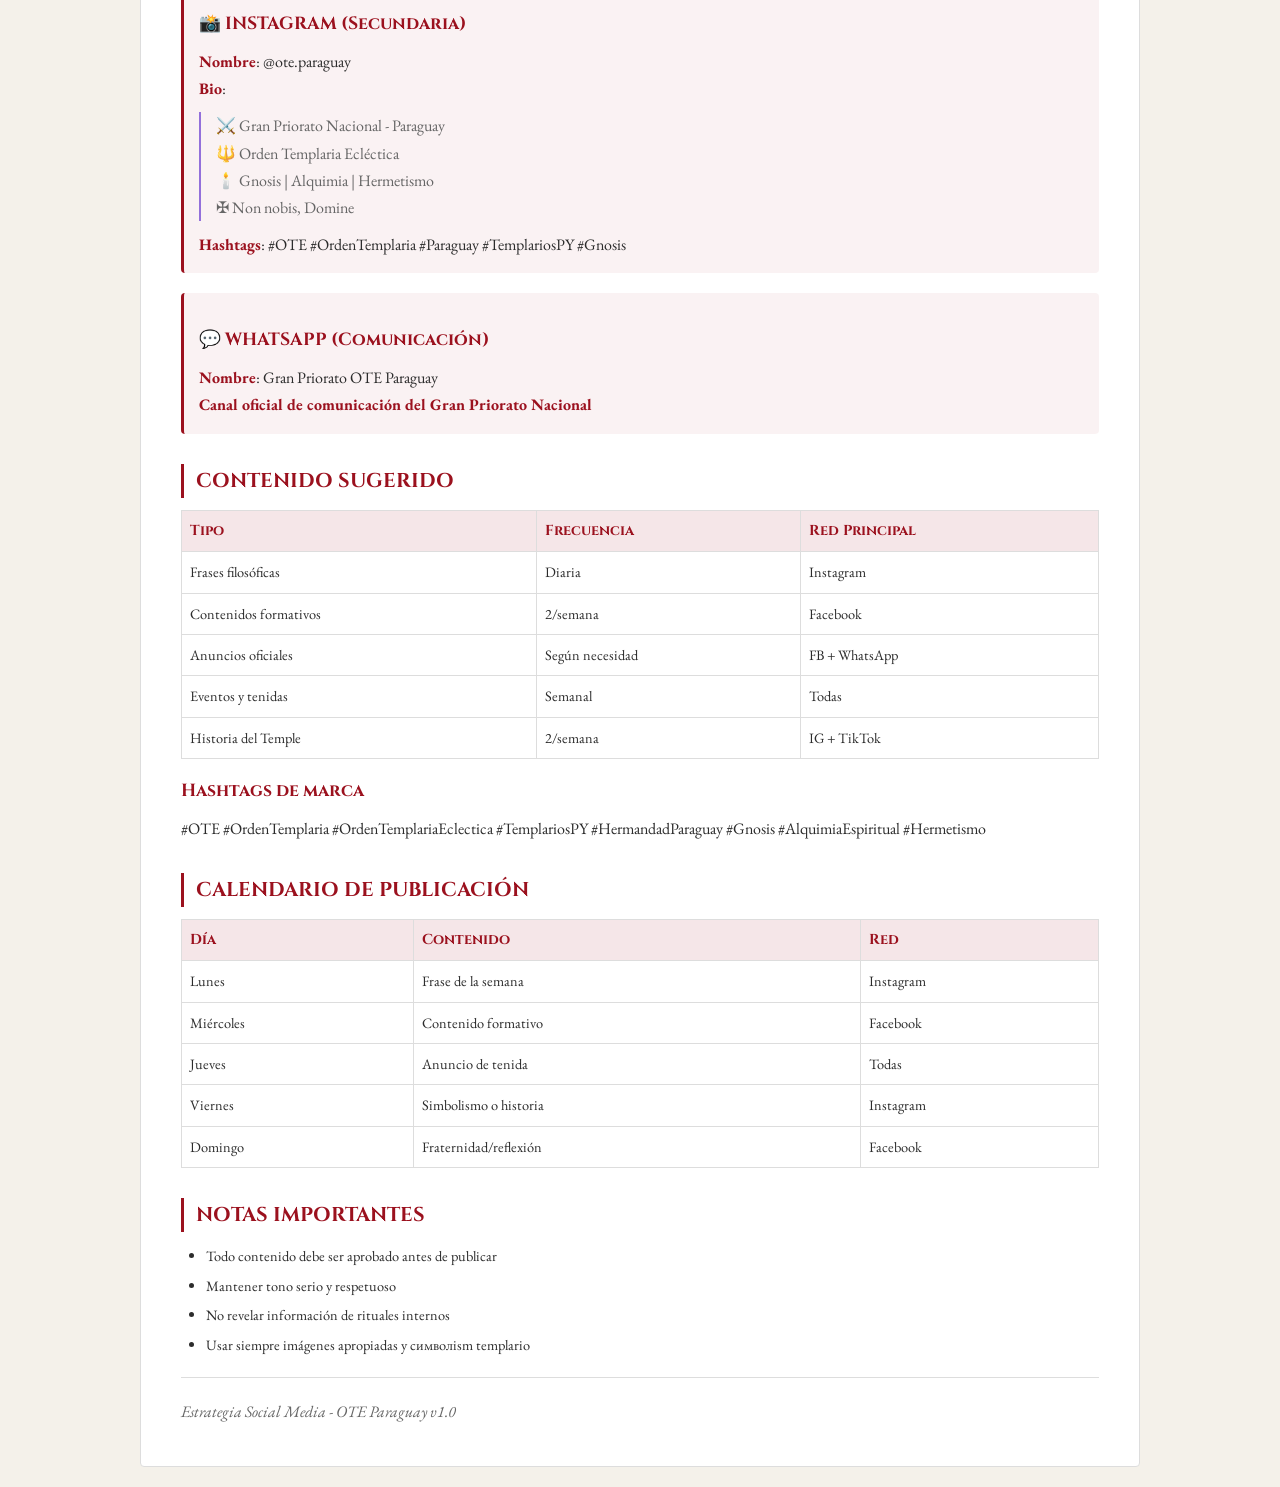
<file: Web_y_Redes/ESTRATEGIA_REDES.html>
<!DOCTYPE html>
<html lang="es">
<head>
    <meta charset="UTF-8">
    <meta name="viewport" content="width=device-width, initial-scale=1.0">
    <title>Estrategia Redes - OTE Paraguay</title>
    <link href="https://fonts.googleapis.com/css2?family=Cinzel:wght@400;700&family=EB+Garamond:wght@400;700&display=swap" rel="stylesheet">
    <style>
        :root {
            --rojo-templario: #9b111e;
            --pergamino: #f4f1ea;
            --texto: #2c2c2c;
            --blanco: #ffffff;
            --gris-borde: #dddddd;
            --lila: #9370DB;
        }
        * { margin: 0; padding: 0; box-sizing: border-box; }
        body { font-family: 'EB Garamond', 'Georgia', serif; background: var(--pergamino); color: var(--texto); line-height: 1.7; padding: 20px; }
        .container { max-width: 1000px; margin: 0 auto; background: var(--blanco); padding: 40px; border-radius: 4px; border: 1px solid var(--gris-borde); }
        h1 { font-family: 'Cinzel', serif; text-align: center; font-size: 1.8em; margin-bottom: 10px; color: var(--rojo-templario); }
        h2 { font-family: 'Cinzel', serif; color: var(--rojo-templario); margin: 30px 0 12px; font-size: 1.25em; border-left: 3px solid var(--rojo-templario); padding-left: 12px; }
        h3 { font-family: 'Cinzel', serif; color: var(--rojo-templario); margin: 18px 0 8px; font-size: 1.1em; }
        table { width: 100%; border-collapse: collapse; margin: 12px 0; font-size: 0.9em; }
        th, td { border: 1px solid var(--gris-borde); padding: 8px; text-align: left; }
        th { background: rgba(155,17,30,0.1); color: var(--rojo-templario); font-family: 'Cinzel', serif; }
        td { background: var(--blanco); }
        ul, ol { margin: 10px 0 10px 25px; font-size: 0.9em; }
        li { margin: 5px 0; }
        strong { color: var(--rojo-templario); }
        hr { border: none; border-top: 1px solid var(--gris-borde); margin: 20px 0; }
        .prioridad { background: rgba(155,17,30,0.05); padding: 15px; border-radius: 4px; border-left: 3px solid var(--rojo-templario); margin-bottom: 20px; }
        .fb { background: #1877f2; color: white; padding: 3px 8px; border-radius: 3px; }
        .ig { background: linear-gradient(45deg, #f09433, #e6683c, #dc2743, #cc2366, #bc1888); color: white; padding: 3px 8px; border-radius: 3px; }
        .wa { background: #25d366; color: white; padding: 3px 8px; border-radius: 3px; }
        .tk { background: #000; color: white; padding: 3px 8px; border-radius: 3px; }
        .yt { background: #ff0000; color: white; padding: 3px 8px; border-radius: 3px; }
        .tg { background: #0088cc; color: white; padding: 3px 8px; border-radius: 3px; }
        .nav { text-align: center; margin-bottom: 20px; }
        .nav a { color: var(--rojo-templario); text-decoration: none; margin: 0 10px; font-family: 'Cinzel', serif; font-weight: bold; transition: color 0.3s; }
        .nav a:hover { color: var(--lila); }
    </style>
</head>
<body>
    <div class="nav">
        <a href="../index.html">← Volver al Gran Priorato</a>
    </div>
    <div class="container">
        <h1>ESTRATEGIA DE REDES SOCIALES</h1>
        <p style="text-align: center; color: #666; margin-bottom: 25px; font-family: 'Cinzel', serif;">OTE PARAGUAY</p>

        <h2>REDES MÁS UTILIZADAS EN PARAGUAY (2026)</h2>
        <table>
            <tr><th>Red</th><th>Usuarios</th><th>%</th><th>Prioridad</th></tr>
            <tr><td>Facebook</td><td>5.1 millones</td><td>78%</td><td><span class="fb"> PRIMARIA</span></td></tr>
            <tr><td>WhatsApp</td><td>4.8 millones</td><td>72%</td><td><span class="wa"> COMUNICACIÓN</span></td></tr>
            <tr><td>YouTube</td><td>3.5 millones</td><td>53%</td><td><span class="yt"> OPCIONAL</span></td></tr>
            <tr><td>Instagram</td><td>2.9 millones</td><td>44%</td><td><span class="ig"> SECUNDARIA</span></td></tr>
            <tr><td>TikTok</td><td>2.2 millones</td><td>33%</td><td><span class="tk"> OPCIONAL</span></td></tr>
            <tr><td>Telegram</td><td>1.4 millones</td><td>21%</td><td><span class="tg"> INTERNA</span></td></tr>
        </table>

        <h2>NOMBRE PROPUESTO (verificar disponibilidad)</h2>
        <table>
            <tr><th>Red</th><th>Usuario Propuesto</th></tr>
            <tr><td><strong>Facebook</strong></td><td>@OTEParaguay</td></tr>
            <tr><td><strong>Instagram</strong></td><td>@ote.paraguay</td></tr>
            <tr><td><strong>WhatsApp</strong></td><td>+595 XXX XXX XXX</td></tr>
            <tr><td><strong>TikTok</strong></td><td>@OTEParaguay</td></tr>
            <tr><td><strong>YouTube</strong></td><td>OTE Paraguay</td></tr>
            <tr><td><strong>Telegram</strong></td><td>@OTEParaguay</td></tr>
        </table>

        <h3>Nombres alternativos</h3>
        <ol>
            <li>@OrdenTemplariaPY</li>
            <li>@TemplariosParaguay</li>
            <li>@GranPrioratoPY</li>
            <li>@OTE_Paraguay</li>
            <li>@TemplariosPy</li>
        </ol>

        <h2>PROPUESTA POR RED</h2>

        <div class="prioridad">
            <h3>📘 FACEBOOK (Primaria)</h3>
            <p><strong>Nombre</strong>: Gran Priorato Nacional del Paraguay - OTE</p>
            <p><strong>Usuario</strong>: @OTEParaguay</p>
            <p><strong>Descripción</strong>:</p>
            <blockquote style="margin: 10px 0; padding-left: 15px; border-left: 2px solid var(--lila); font-style: italic; color: #666;">
                Gran Priorato Nacional del Paraguay - Orden Templaria Ecléctica (OTE)<br>
                Hermandad Gnóstica, Esotérica, Hermética y Alquímica<br>
                Buscando la verdad, sirviendo con honor<br>
                "Vía, Veritas, Vita"
            </blockquote>
            <p><strong>Categoría</strong>: Organización religiosa</p>
            <p><strong>Email</strong>: granprioratodelparaguay.ote@gmail.com</p>
        </div>

        <div class="prioridad">
            <h3>📸 INSTAGRAM (Secundaria)</h3>
            <p><strong>Nombre</strong>: @ote.paraguay</p>
            <p><strong>Bio</strong>:</p>
            <blockquote style="margin: 10px 0; padding-left: 15px; border-left: 2px solid var(--lila); color: #666;">
                ⚔️ Gran Priorato Nacional - Paraguay<br>
                🔱 Orden Templaria Ecléctica<br>
                🕯️ Gnosis | Alquimia | Hermetismo<br>
                ✠ Non nobis, Domine
            </blockquote>
            <p><strong>Hashtags</strong>: #OTE #OrdenTemplaria #Paraguay #TemplariosPY #Gnosis</p>
        </div>

        <div class="prioridad">
            <h3>💬 WHATSAPP (Comunicación)</h3>
            <p><strong>Nombre</strong>: Gran Priorato OTE Paraguay</p>
            <p><strong>Canal oficial de comunicación del Gran Priorato Nacional</strong></p>
        </div>

        <h2>CONTENIDO SUGERIDO</h2>
        <table>
            <tr><th>Tipo</th><th>Frecuencia</th><th>Red Principal</th></tr>
            <tr><td>Frases filosóficas</td><td>Diaria</td><td>Instagram</td></tr>
            <tr><td>Contenidos formativos</td><td>2/semana</td><td>Facebook</td></tr>
            <tr><td>Anuncios oficiales</td><td>Según necesidad</td><td>FB + WhatsApp</td></tr>
            <tr><td>Eventos y tenidas</td><td>Semanal</td><td>Todas</td></tr>
            <tr><td>Historia del Temple</td><td>2/semana</td><td>IG + TikTok</td></tr>
        </table>

        <h3>Hashtags de marca</h3>
        <p>#OTE #OrdenTemplaria #OrdenTemplariaEclectica #TemplariosPY #HermandadParaguay #Gnosis #AlquimiaEspiritual #Hermetismo</p>

        <h2>CALENDARIO DE PUBLICACIÓN</h2>
        <table>
            <tr><th>Día</th><th>Contenido</th><th>Red</th></tr>
            <tr><td>Lunes</td><td>Frase de la semana</td><td>Instagram</td></tr>
            <tr><td>Miércoles</td><td>Contenido formativo</td><td>Facebook</td></tr>
            <tr><td>Jueves</td><td>Anuncio de tenida</td><td>Todas</td></tr>
            <tr><td>Viernes</td><td>Simbolismo o historia</td><td>Instagram</td></tr>
            <tr><td>Domingo</td><td>Fraternidad/reflexión</td><td>Facebook</td></tr>
        </table>

        <h2>NOTAS IMPORTANTES</h2>
        <ul>
            <li>Todo contenido debe ser aprobado antes de publicar</li>
            <li>Mantener tono serio y respetuoso</li>
            <li>No revelar información de rituales internos</li>
            <li>Usar siempre imágenes apropiadas y символism templario</li>
        </ul>

        <hr>
        <p style="color: #666; font-style: italic;">Estrategia Social Media - OTE Paraguay v1.0</p>
    </div>
</body>
</html>
</file>
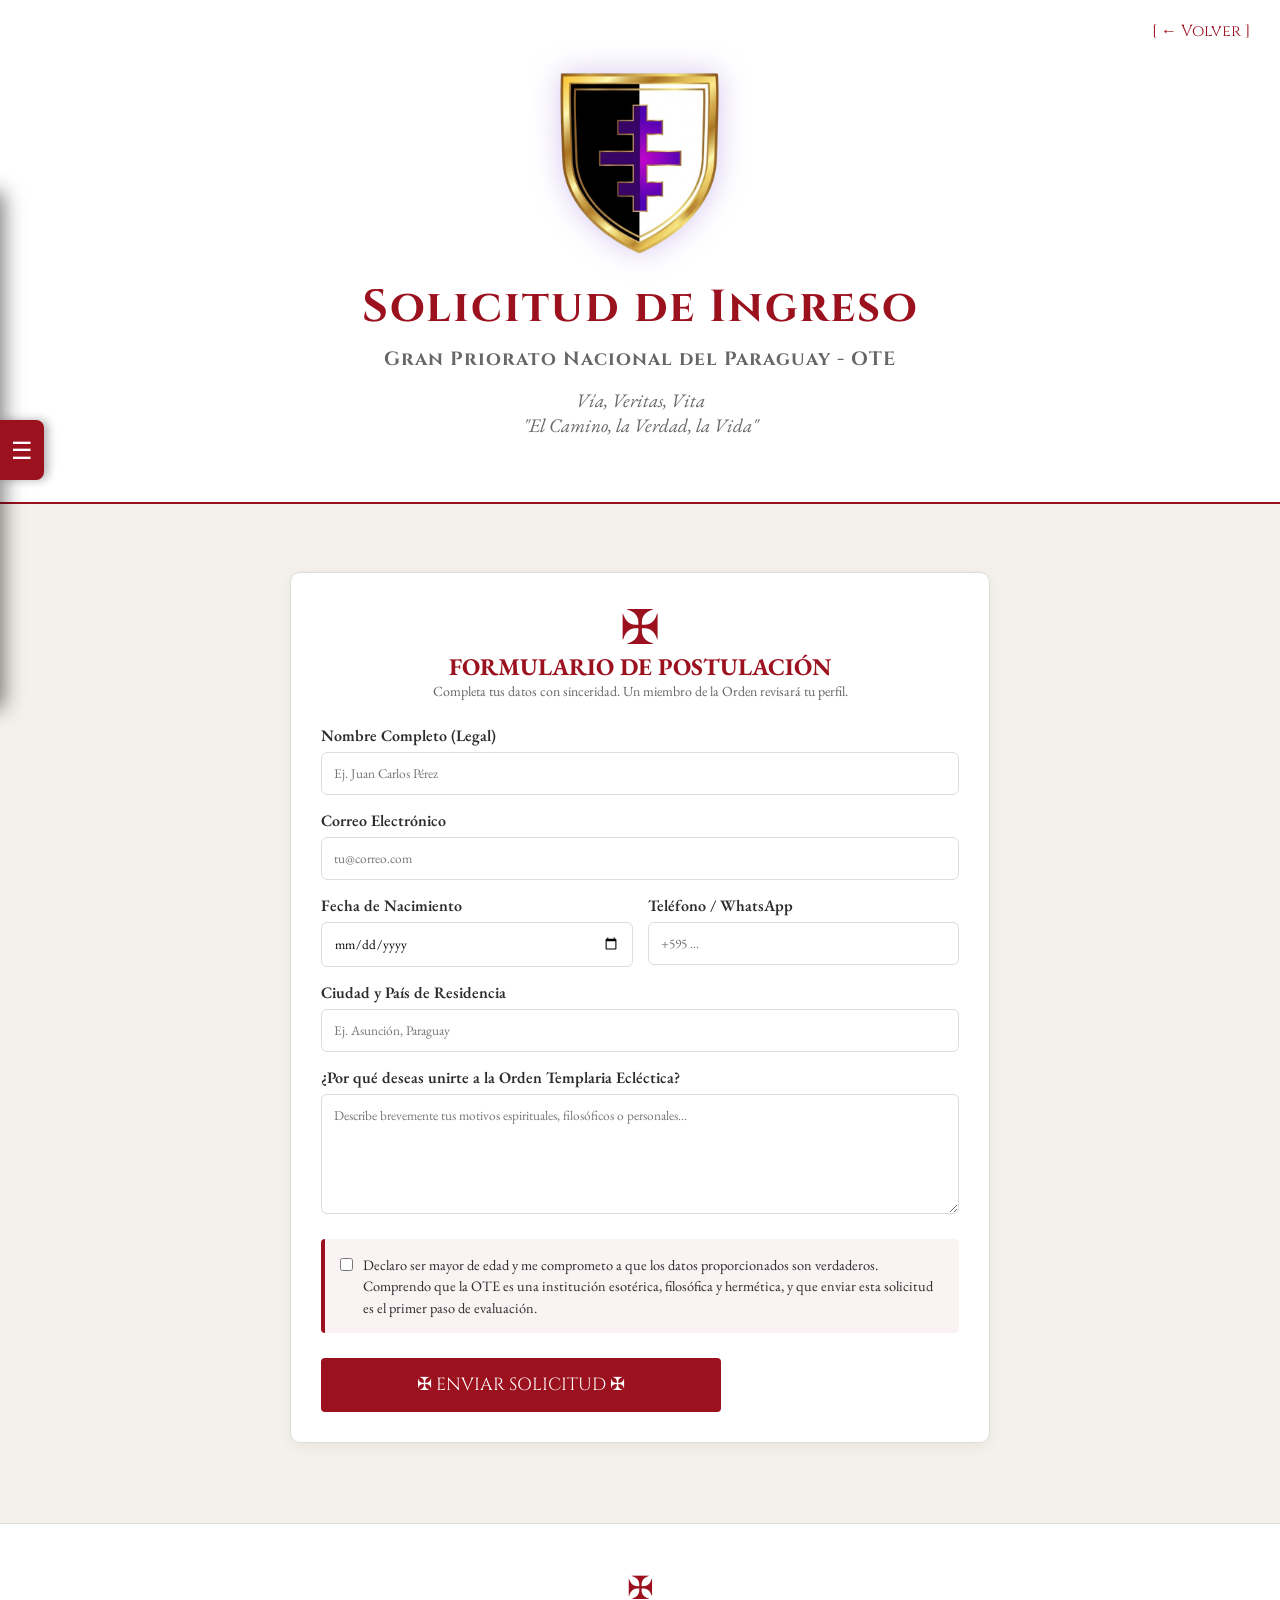
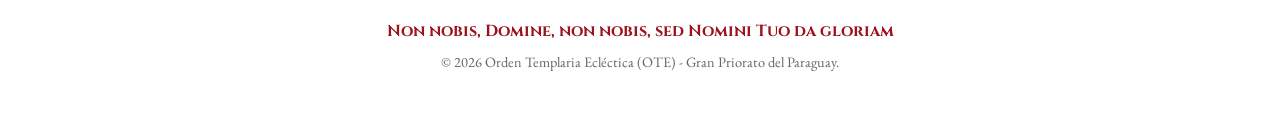
<file: Web_y_Redes/formulario_ingreso.html>
<!DOCTYPE html>
<html lang="es">
<head>
    <meta charset="UTF-8">
    <meta name="viewport" content="width=device-width, initial-scale=1.0">
    <title>Solicitud de Ingreso | OTE Paraguay</title>
    <link href="https://fonts.googleapis.com/css2?family=Cinzel:wght@400;700&display=swap" rel="stylesheet">
    <link rel="icon" href="data:image/svg+xml,<svg xmlns=%22http://www.w3.org/2000/svg%22 viewBox=%220 0 100 100%22><text y=%22.9em%22 font-size=%2290%22 fill=%22%239b111e%22>✠</text></svg>">
    <link href="https://fonts.googleapis.com/css2?family=EB+Garamond:wght@400;700&display=swap" rel="stylesheet">
    <link rel="stylesheet" href="../style.css">
</head>
<body class="priorato-layout">

    <!-- Menú Lateral Desplegable -->
    <div id="side-menu" class="side-menu">
        <div class="side-menu-tab" onclick="toggleSideMenu()">☰</div>
        <div class="side-menu-header">✠ MENÚ ✠</div>
        <ul class="side-menu-list">
            <li onclick="window.location.href='../index.html?seccion=origen'"><span>✠</span> ORIGEN</li>
            <li onclick="window.location.href='../index.html?seccion=regla'"><span>✠</span> REGLAMENTO</li>
            <li onclick="window.location.href='../index.html?seccion=autoridades'"><span>✠</span> AUTORIDADES</li>
            <li onclick="window.location.href='../index.html?seccion=reconocimientos'"><span>✠</span> RECONOCIMIENTOS</li>
            <li onclick="window.location.href='../Formación/Biblioteca_templaria/index.html'"><span>✠</span> BIBLIOTECA</li>
            <li onclick="window.location.href='../index.html?seccion=unete'"><span>✠</span> ÚNETE</li>
            <li onclick="window.location.href='../index.html?seccion=contacto'"><span>✠</span> CONTACTO</li>
            <li onclick="window.location.href='../index.html?seccion=miembros'" style="color: var(--rojo-templario); font-weight: bold; margin-top: 10px; border-top: 1px solid rgba(155,17,30,0.3); padding-top: 20px;"><span>🔒</span> ÁREA DE MIEMBROS</li>
        </ul>
    </div>

    <!-- Botón Volver fijo arriba a la derecha -->
    <a href="../index.html" class="close-btn" style="text-decoration: none;">[ ← Volver ]</a>

    <header class="priorato-header">
        <img src="../image/logo/OTE.png" alt="Escudo OTE" onerror="this.outerHTML='<div style=\'font-size: 8rem; color: var(--rojo-templario); margin-bottom: 1rem;\'>✠</div>'">
        <h1>Solicitud de Ingreso</h1>
        <h2>Gran Priorato Nacional del Paraguay - OTE</h2>
        <p class="lema">Vía, Veritas, Vita<br>"El Camino, la Verdad, la Vida"</p>
    </header>

    <main class="container" style="max-width: 800px;">
        <div class="contact-container" style="margin-top: 20px; box-shadow: 0 4px 15px rgba(0,0,0,0.05);">
            <div style="text-align: center; margin-bottom: 20px;">
                <div style="color: var(--rojo-templario); font-size: 3rem; line-height: 1;">✠</div>
                <h2 style="border: none; padding: 0;">FORMULARIO DE POSTULACIÓN</h2>
                <p class="contact-subtitle">Completa tus datos con sinceridad. Un miembro de la Orden revisará tu perfil.</p>
            </div>

            <form id="ingresoForm">
                <label>Nombre Completo (Legal)</label>
                <input type="text" id="nombre" required placeholder="Ej. Juan Carlos Pérez">
                
                <label>Correo Electrónico</label>
                <input type="email" id="email" required placeholder="tu@correo.com">

                <div style="display: grid; grid-template-columns: 1fr 1fr; gap: 15px;">
                    <div>
                        <label>Fecha de Nacimiento</label>
                        <input type="date" id="fechaNac" required>
                    </div>
                    <div>
                        <label>Teléfono / WhatsApp</label>
                        <input type="tel" id="telefono" required placeholder="+595 ...">
                    </div>
                </div>

                <label>Ciudad y País de Residencia</label>
                <input type="text" id="ciudad" required placeholder="Ej. Asunción, Paraguay">

                <label>¿Por qué deseas unirte a la Orden Templaria Ecléctica?</label>
                <textarea id="motivos" rows="5" required placeholder="Describe brevemente tus motivos espirituales, filosóficos o personales..."></textarea>

                <div style="background: rgba(155,17,30,0.05); padding: 15px; border-left: 4px solid var(--rojo-templario); margin-top: 20px; border-radius: 4px; display: flex; gap: 10px; align-items: flex-start;">
                    <input type="checkbox" id="compromiso" required style="width: auto; margin-top: 4px;">
                    <label for="compromiso" style="margin: 0; color: var(--texto); font-weight: normal; font-size: 0.9rem; line-height: 1.5;">Declaro ser mayor de edad y me comprometo a que los datos proporcionados son verdaderos. Comprendo que la OTE es una institución esotérica, filosófica y hermética, y que enviar esta solicitud es el primer paso de evaluación.</label>
                </div>

                <div class="contact-actions">
                    <button type="submit" id="btn-submit" class="btn btn-full">✠ ENVIAR SOLICITUD ✠</button>
                </div>
            </form>
        </div>
    </main>

    <footer class="priorato-footer">
        <div style="color: var(--rojo-templario); font-size: 2rem; margin-bottom: 1rem; line-height: 1;">✠</div>
        <p class="cinzel" style="color: var(--rojo-templario); font-weight: bold;">Non nobis, Domine, non nobis, sed Nomini Tuo da gloriam</p>
        <p style="font-size: 0.9rem; color: #666; margin-top: 10px;">&copy; 2026 Orden Templaria Ecléctica (OTE) - Gran Priorato del Paraguay.</p>
    </footer>

    <script>
        document.getElementById('ingresoForm').addEventListener('submit', function(e) {
            e.preventDefault();

            const btn = document.getElementById('btn-submit');
            const textoOriginal = btn.innerHTML;
            btn.innerHTML = "⏳ Enviando Solicitud...";
            btn.disabled = true;

            const nombre = document.getElementById('nombre').value;
            const email = document.getElementById('email').value;
            const fechaNac = document.getElementById('fechaNac').value;
            const telefono = document.getElementById('telefono').value;
            const ciudad = document.getElementById('ciudad').value;
            const motivos = document.getElementById('motivos').value;

            fetch("https://formsubmit.co/ajax/643d4eaaa5173f5c183249de7397751a", {
                method: "POST",
                headers: { 
                    'Content-Type': 'application/json',
                    'Accept': 'application/json'
                },
                body: JSON.stringify({
                    _subject: "✠ SOLICITUD DE INGRESO (STANDALONE) ✠ - " + nombre,
                    email: email, 
                    _autoresponse: "Saludos cordiales. Hemos recibido tu solicitud de postulación a la Orden Templaria Ecléctica (Gran Priorato del Paraguay). Un miembro de nuestra Orden analizará tu perfil y se pondrá en contacto contigo a la brevedad.\n\nNon nobis, Domine, non nobis, sed Nomini Tuo da gloriam.",
                    Nombre: nombre,
                    "Fecha de Nacimiento": fechaNac,
                    Teléfono: telefono,
                    "Ciudad y País": ciudad,
                    Motivación: motivos
                })
            })
            .then(response => response.json())
            .then(data => {
                alert("✠ Solicitud enviada con éxito. Se ha enviado una confirmación a tu correo electrónico.");
                window.location.href = "../index.html"; // Redirige al inicio tras enviar
            })
            .catch(error => {
                alert("Error de conexión. Por favor, intenta nuevamente más tarde.");
                console.error(error);
            })
            .finally(() => {
                btn.innerHTML = textoOriginal;
                btn.disabled = false;
            });
        });

        function toggleSideMenu() {
            document.getElementById('side-menu').classList.toggle('active');
        }
    </script>
</body>
</html>
</file>
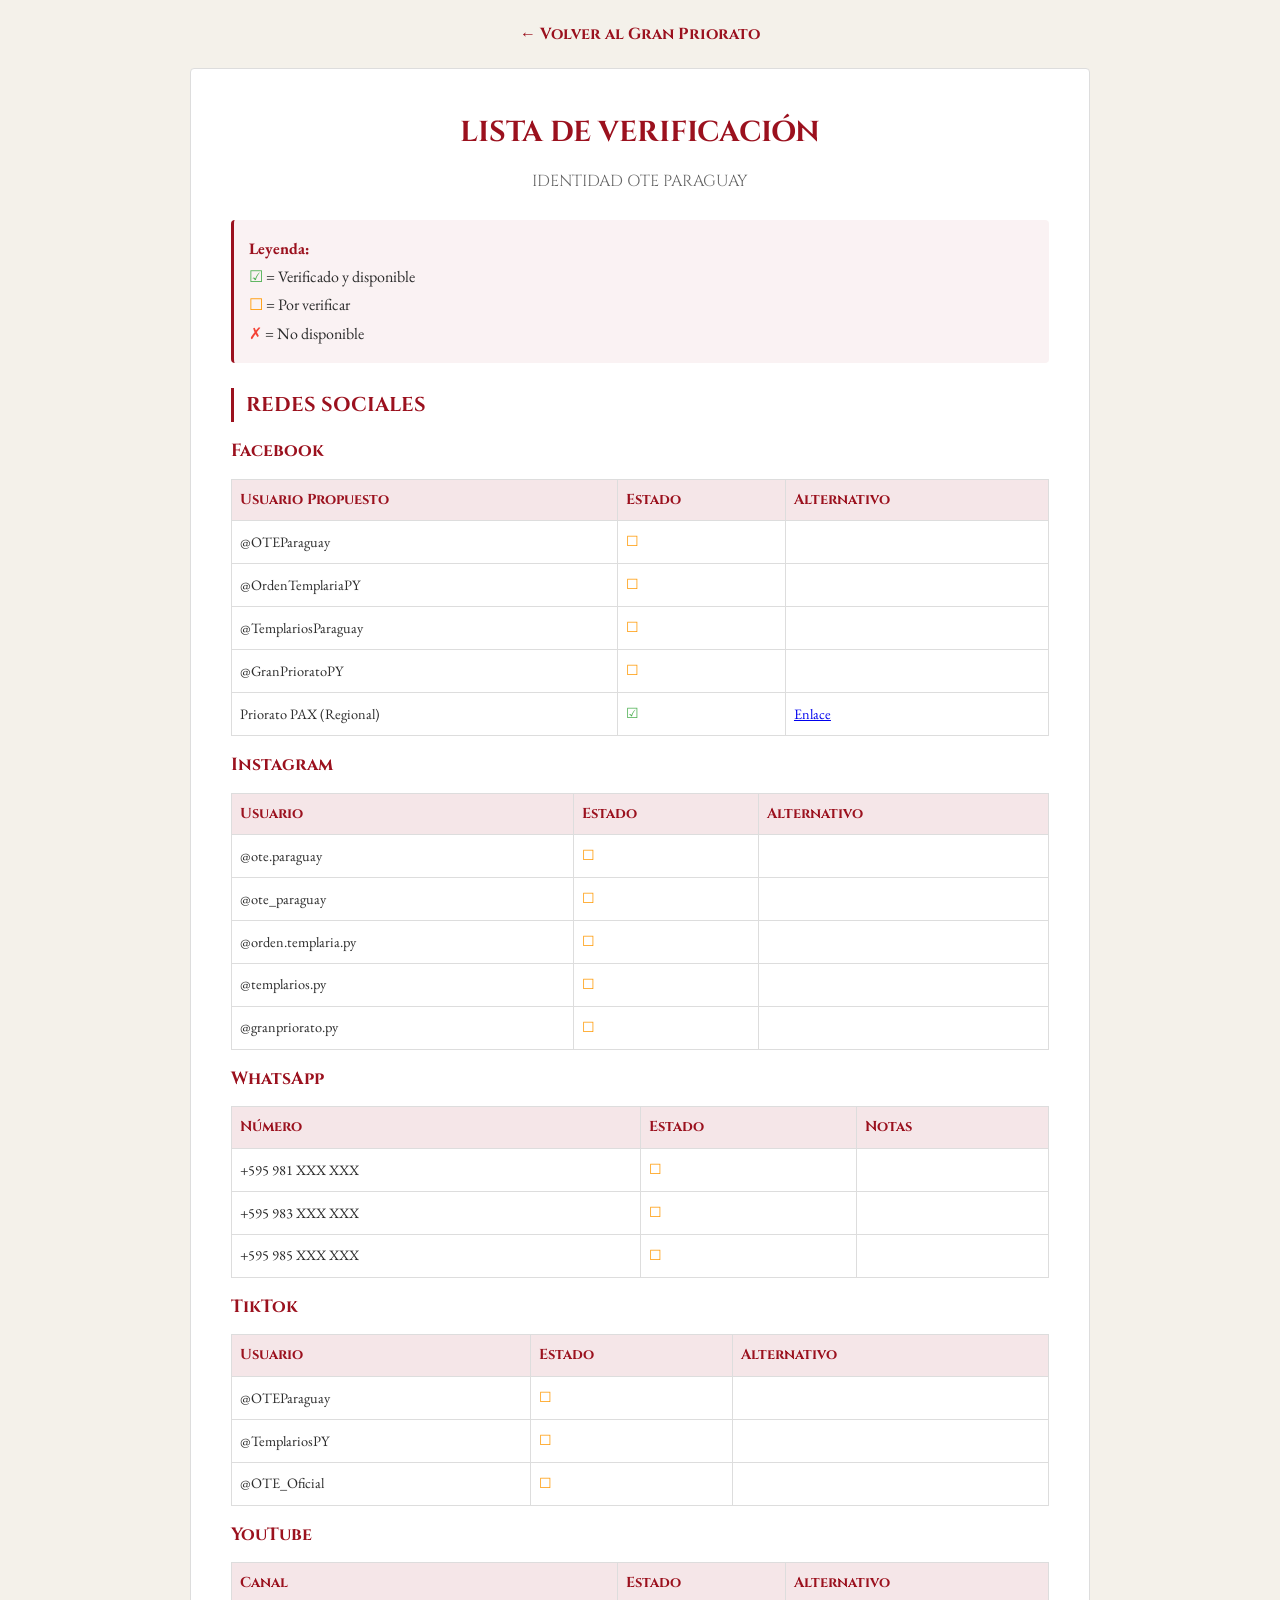
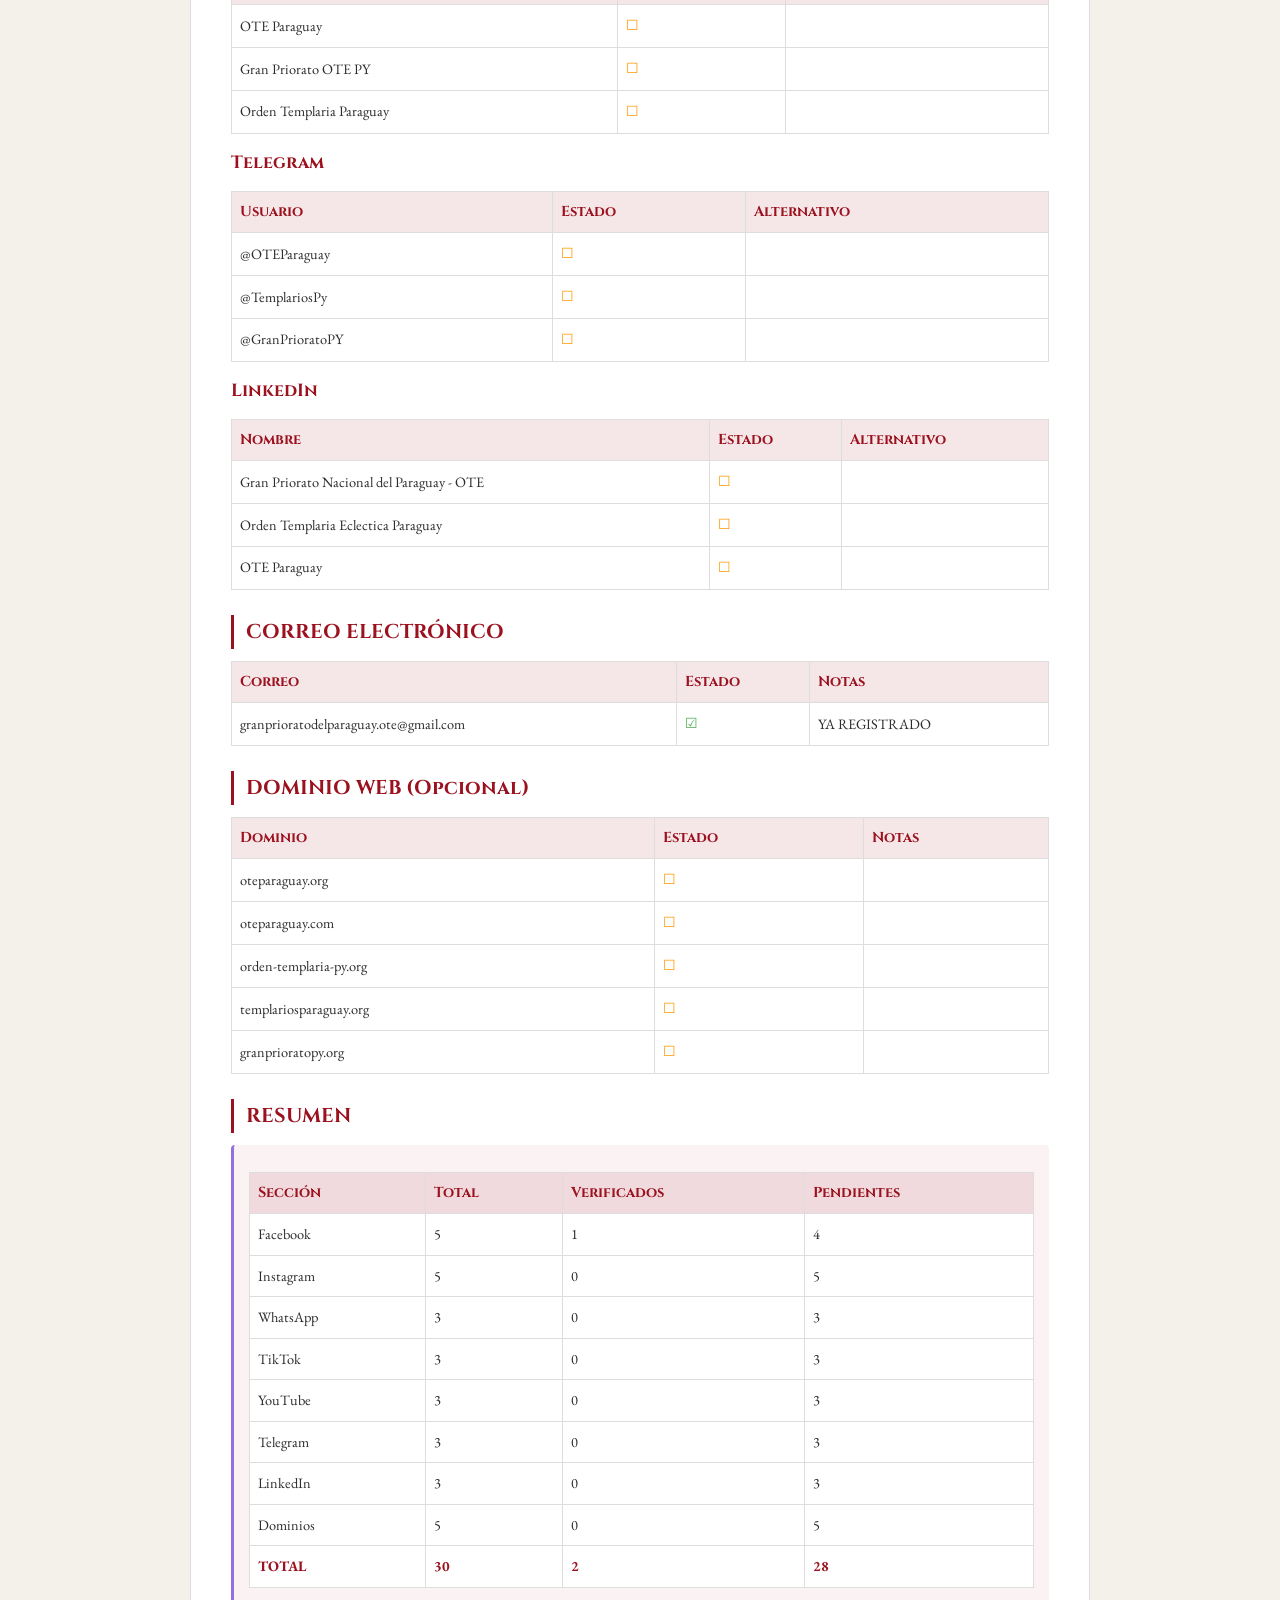
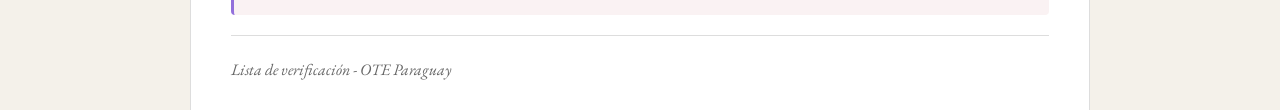
<file: Web_y_Redes/LISTA_VERIFICACION.html>
<!DOCTYPE html>
<html lang="es">
<head>
    <meta charset="UTF-8">
    <meta name="viewport" content="width=device-width, initial-scale=1.0">
    <title>Lista Verificación - OTE Paraguay</title>
    <link href="https://fonts.googleapis.com/css2?family=Cinzel:wght@400;700&family=EB+Garamond:wght@400;700&display=swap" rel="stylesheet">
    <style>
        :root {
            --rojo-templario: #9b111e;
            --pergamino: #f4f1ea;
            --texto: #2c2c2c;
            --blanco: #ffffff;
            --gris-borde: #dddddd;
            --lila: #9370DB;
        }
        * { margin: 0; padding: 0; box-sizing: border-box; }
        body { font-family: 'EB Garamond', 'Georgia', serif; background: var(--pergamino); color: var(--texto); line-height: 1.7; padding: 20px; }
        .container { max-width: 900px; margin: 0 auto; background: var(--blanco); padding: 40px; border-radius: 4px; border: 1px solid var(--gris-borde); }
        h1 { font-family: 'Cinzel', serif; text-align: center; font-size: 1.8em; margin-bottom: 10px; color: var(--rojo-templario); }
        h2 { font-family: 'Cinzel', serif; color: var(--rojo-templario); margin: 25px 0 12px; font-size: 1.25em; border-left: 3px solid var(--rojo-templario); padding-left: 12px; }
        h3 { font-family: 'Cinzel', serif; color: var(--rojo-templario); margin: 15px 0 8px; font-size: 1.1em; }
        table { width: 100%; border-collapse: collapse; margin: 12px 0; font-size: 0.9em; }
        th, td { border: 1px solid var(--gris-borde); padding: 8px; text-align: left; }
        th { background: rgba(155,17,30,0.1); color: var(--rojo-templario); font-family: 'Cinzel', serif; }
        td { background: var(--blanco); }
        ul { margin: 10px 0 10px 20px; font-size: 0.9em; }
        li { margin: 5px 0; }
        strong { color: var(--rojo-templario); }
        hr { border: none; border-top: 1px solid var(--gris-borde); margin: 20px 0; }
        .checkbox { font-family: monospace; font-size: 1.2em; }
        .ok { color: #4caf50; }
        .pendiente { color: #ff9800; }
        .no { color: #f44336; }
        .instrucciones { background: rgba(155,17,30,0.05); padding: 15px; border-radius: 4px; border-left: 3px solid var(--rojo-templario); margin-bottom: 20px; }
        .resumen { background: rgba(155,17,30,0.05); padding: 15px; border-radius: 4px; border-left: 3px solid var(--lila); }
        .nav { text-align: center; margin-bottom: 20px; }
        .nav a { color: var(--rojo-templario); text-decoration: none; margin: 0 10px; font-family: 'Cinzel', serif; font-weight: bold; transition: color 0.3s; }
        .nav a:hover { color: var(--lila); }
    </style>
</head>
<body>
    <div class="nav">
        <a href="../index.html">← Volver al Gran Priorato</a>
    </div>
    <div class="container">
        <h1>LISTA DE VERIFICACIÓN</h1>
        <p style="text-align: center; color: #666; margin-bottom: 25px; font-family: 'Cinzel', serif;">IDENTIDAD OTE PARAGUAY</p>

        <div class="instrucciones">
            <strong>Leyenda:</strong><br>
            <span class="checkbox ok">☑</span> = Verificado y disponible<br>
            <span class="checkbox pendiente">☐</span> = Por verificar<br>
            <span class="checkbox no">✗</span> = No disponible
        </div>

        <h2>REDES SOCIALES</h2>

        <h3>Facebook</h3>
        <table>
            <tr><th>Usuario Propuesto</th><th>Estado</th><th>Alternativo</th></tr>
            <tr><td>@OTEParaguay</td><td><span class="checkbox pendiente">☐</span></td><td></td></tr>
            <tr><td>@OrdenTemplariaPY</td><td><span class="checkbox pendiente">☐</span></td><td></td></tr>
            <tr><td>@TemplariosParaguay</td><td><span class="checkbox pendiente">☐</span></td><td></td></tr>
            <tr><td>@GranPrioratoPY</td><td><span class="checkbox pendiente">☐</span></td><td></td></tr>
            <tr><td>Priorato PAX (Regional)</td><td><span class="checkbox ok">☑</span></td><td><a href="https://www.facebook.com/people/Priorato-PAX/61569422430208/" target="_blank">Enlace</a></td></tr>
        </table>

        <h3>Instagram</h3>
        <table>
            <tr><th>Usuario</th><th>Estado</th><th>Alternativo</th></tr>
            <tr><td>@ote.paraguay</td><td><span class="checkbox pendiente">☐</span></td><td></td></tr>
            <tr><td>@ote_paraguay</td><td><span class="checkbox pendiente">☐</span></td><td></td></tr>
            <tr><td>@orden.templaria.py</td><td><span class="checkbox pendiente">☐</span></td><td></td></tr>
            <tr><td>@templarios.py</td><td><span class="checkbox pendiente">☐</span></td><td></td></tr>
            <tr><td>@granpriorato.py</td><td><span class="checkbox pendiente">☐</span></td><td></td></tr>
        </table>

        <h3>WhatsApp</h3>
        <table>
            <tr><th>Número</th><th>Estado</th><th>Notas</th></tr>
            <tr><td>+595 981 XXX XXX</td><td><span class="checkbox pendiente">☐</span></td><td></td></tr>
            <tr><td>+595 983 XXX XXX</td><td><span class="checkbox pendiente">☐</span></td><td></td></tr>
            <tr><td>+595 985 XXX XXX</td><td><span class="checkbox pendiente">☐</span></td><td></td></tr>
        </table>

        <h3>TikTok</h3>
        <table>
            <tr><th>Usuario</th><th>Estado</th><th>Alternativo</th></tr>
            <tr><td>@OTEParaguay</td><td><span class="checkbox pendiente">☐</span></td><td></td></tr>
            <tr><td>@TemplariosPY</td><td><span class="checkbox pendiente">☐</span></td><td></td></tr>
            <tr><td>@OTE_Oficial</td><td><span class="checkbox pendiente">☐</span></td><td></td></tr>
        </table>

        <h3>YouTube</h3>
        <table>
            <tr><th>Canal</th><th>Estado</th><th>Alternativo</th></tr>
            <tr><td>OTE Paraguay</td><td><span class="checkbox pendiente">☐</span></td><td></td></tr>
            <tr><td>Gran Priorato OTE PY</td><td><span class="checkbox pendiente">☐</span></td><td></td></tr>
            <tr><td>Orden Templaria Paraguay</td><td><span class="checkbox pendiente">☐</span></td><td></td></tr>
        </table>

        <h3>Telegram</h3>
        <table>
            <tr><th>Usuario</th><th>Estado</th><th>Alternativo</th></tr>
            <tr><td>@OTEParaguay</td><td><span class="checkbox pendiente">☐</span></td><td></td></tr>
            <tr><td>@TemplariosPy</td><td><span class="checkbox pendiente">☐</span></td><td></td></tr>
            <tr><td>@GranPrioratoPY</td><td><span class="checkbox pendiente">☐</span></td><td></td></tr>
        </table>

        <h3>LinkedIn</h3>
        <table>
            <tr><th>Nombre</th><th>Estado</th><th>Alternativo</th></tr>
            <tr><td>Gran Priorato Nacional del Paraguay - OTE</td><td><span class="checkbox pendiente">☐</span></td><td></td></tr>
            <tr><td>Orden Templaria Eclectica Paraguay</td><td><span class="checkbox pendiente">☐</span></td><td></td></tr>
            <tr><td>OTE Paraguay</td><td><span class="checkbox pendiente">☐</span></td><td></td></tr>
        </table>

        <h2>CORREO ELECTRÓNICO</h2>
        <table>
            <tr><th>Correo</th><th>Estado</th><th>Notas</th></tr>
            <tr><td>granprioratodelparaguay.ote@gmail.com</td><td><span class="checkbox ok">☑</span></td><td>YA REGISTRADO</td></tr>
        </table>

        <h2>DOMINIO WEB (Opcional)</h2>
        <table>
            <tr><th>Dominio</th><th>Estado</th><th>Notas</th></tr>
            <tr><td>oteparaguay.org</td><td><span class="checkbox pendiente">☐</span></td><td></td></tr>
            <tr><td>oteparaguay.com</td><td><span class="checkbox pendiente">☐</span></td><td></td></tr>
            <tr><td>orden-templaria-py.org</td><td><span class="checkbox pendiente">☐</span></td><td></td></tr>
            <tr><td>templariosparaguay.org</td><td><span class="checkbox pendiente">☐</span></td><td></td></tr>
            <tr><td>granprioratopy.org</td><td><span class="checkbox pendiente">☐</span></td><td></td></tr>
        </table>

        <h2>RESUMEN</h2>
        <div class="resumen">
            <table>
                <tr><th>Sección</th><th>Total</th><th>Verificados</th><th>Pendientes</th></tr>
                <tr><td>Facebook</td><td>5</td><td>1</td><td>4</td></tr>
                <tr><td>Instagram</td><td>5</td><td>0</td><td>5</td></tr>
                <tr><td>WhatsApp</td><td>3</td><td>0</td><td>3</td></tr>
                <tr><td>TikTok</td><td>3</td><td>0</td><td>3</td></tr>
                <tr><td>YouTube</td><td>3</td><td>0</td><td>3</td></tr>
                <tr><td>Telegram</td><td>3</td><td>0</td><td>3</td></tr>
                <tr><td>LinkedIn</td><td>3</td><td>0</td><td>3</td></tr>
                <tr><td>Dominios</td><td>5</td><td>0</td><td>5</td></tr>
                <tr><td><strong>TOTAL</strong></td><td><strong>30</strong></td><td><strong>2</strong></td><td><strong>28</strong></td></tr>
            </table>
        </div>

        <hr>
        <p style="color: #666; font-style: italic;">Lista de verificación - OTE Paraguay</p>
    </div>
</body>
</html>
</file>
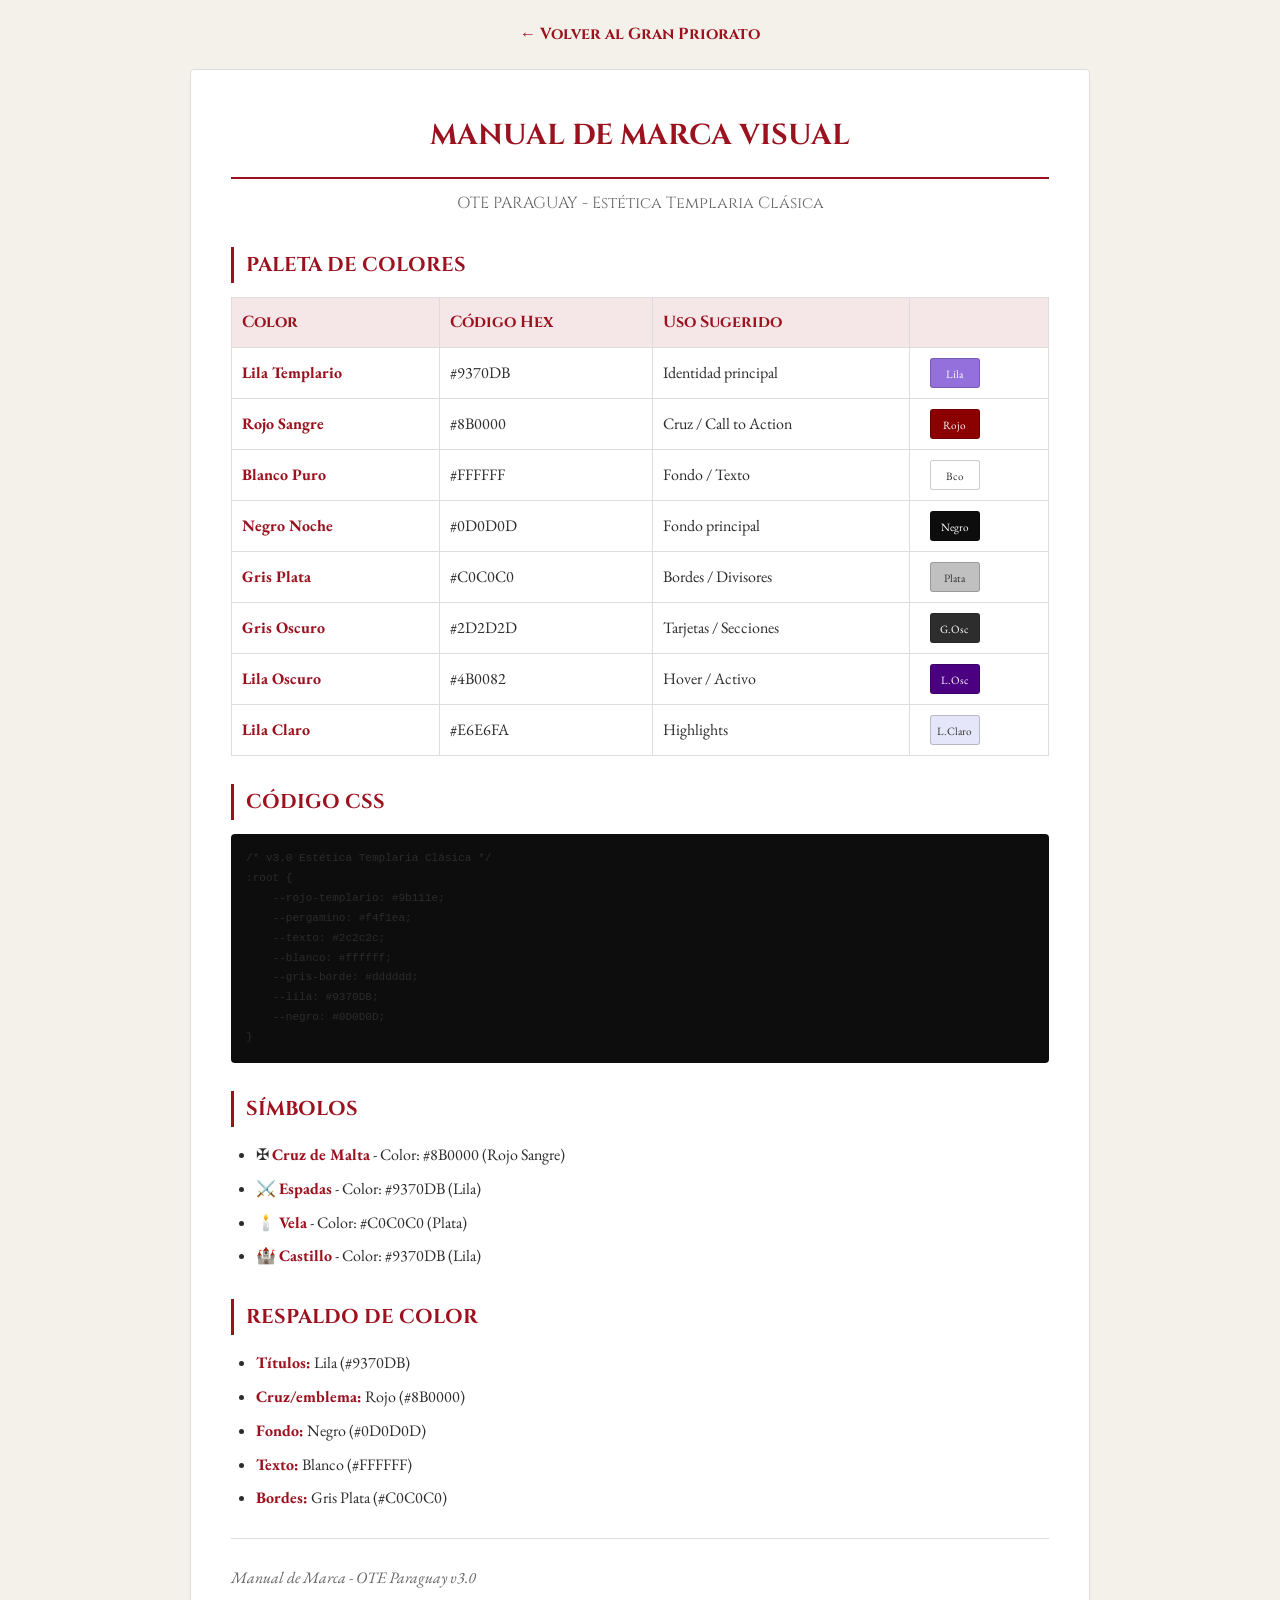
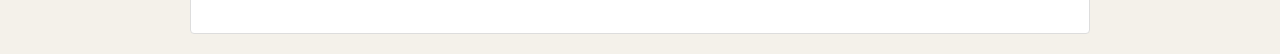
<file: Web_y_Redes/MANUAL_MARCA.html>
<!DOCTYPE html>
<html lang="es">
<head>
    <meta charset="UTF-8">
    <meta name="viewport" content="width=device-width, initial-scale=1.0">
    <title>Manual de Marca - OTE Paraguay</title>
    <link href="https://fonts.googleapis.com/css2?family=Cinzel:wght@400;700&family=EB+Garamond:wght@400;700&display=swap" rel="stylesheet">
    <style>
        :root {
            --rojo-templario: #9b111e;
            --pergamino: #f4f1ea;
            --texto: #2c2c2c;
            --blanco: #ffffff;
            --gris-borde: #dddddd;
            --lila: #9370DB;
            --negro: #0D0D0D;
        }
        * { margin: 0; padding: 0; box-sizing: border-box; }
        body { font-family: 'EB Garamond', 'Georgia', serif; background: var(--pergamino); color: var(--texto); line-height: 1.8; padding: 20px; }
        .container { max-width: 900px; margin: 0 auto; background: var(--blanco); padding: 40px; border-radius: 4px; border: 1px solid var(--gris-borde); }
        h1 { font-family: 'Cinzel', serif; text-align: center; font-size: 1.8em; margin-bottom: 10px; color: var(--rojo-templario); border-bottom: 2px solid var(--rojo-templario); padding-bottom: 15px; }
        h2 { font-family: 'Cinzel', serif; color: var(--rojo-templario); margin: 28px 0 14px; font-size: 1.25em; border-left: 3px solid var(--rojo-templario); padding-left: 12px; }
        h3 { font-family: 'Cinzel', serif; color: var(--rojo-templario); margin: 18px 0 10px; font-size: 1.1em; }
        table { width: 100%; border-collapse: collapse; margin: 14px 0; }
        th, td { border: 1px solid var(--gris-borde); padding: 10px; text-align: left; }
        th { background: rgba(155,17,30,0.1); color: var(--rojo-templario); font-family: 'Cinzel', serif; }
        td { background: var(--blanco); }
        ul, ol { margin: 10px 0 10px 25px; }
        li { margin: 5px 0; }
        strong { color: var(--rojo-templario); }
        hr { border: none; border-top: 1px solid var(--gris-borde); margin: 25px 0; }
        .muestra { display: inline-block; width: 50px; height: 30px; border-radius: 3px; text-align: center; line-height: 30px; font-size: 0.7em; margin-left: 10px; border: 1px solid rgba(0,0,0,0.2); }
        .nav { text-align: center; margin-bottom: 20px; }
        .nav a { color: var(--rojo-templario); text-decoration: none; margin: 0 10px; font-family: 'Cinzel', serif; font-weight: bold; transition: color 0.3s; }
        .nav a:hover { color: var(--lila); }
    </style>
</head>
<body>
    <div class="nav">
        <a href="../index.html">← Volver al Gran Priorato</a>
    </div>
    <div class="container">
        <h1>MANUAL DE MARCA VISUAL</h1>
        <p style="text-align: center; color: #666; margin-bottom: 30px; font-family: 'Cinzel', serif;">OTE PARAGUAY - Estética Templaria Clásica</p>

        <h2>PALETA DE COLORES</h2>
        <table>
            <tr><th>Color</th><th>Código Hex</th><th>Uso Sugerido</th><th></th></tr>
            <tr><td><strong>Lila Templario</strong></td><td>#9370DB</td><td>Identidad principal</td><td><span class="muestra" style="background:#9370DB;color:#fff">Lila</span></td></tr>
            <tr><td><strong>Rojo Sangre</strong></td><td>#8B0000</td><td>Cruz / Call to Action</td><td><span class="muestra" style="background:#8B0000;color:#fff">Rojo</span></td></tr>
            <tr><td><strong>Blanco Puro</strong></td><td>#FFFFFF</td><td>Fondo / Texto</td><td><span class="muestra" style="background:#fff;color:#333">Bco</span></td></tr>
            <tr><td><strong>Negro Noche</strong></td><td>#0D0D0D</td><td>Fondo principal</td><td><span class="muestra" style="background:#0d0d0d;color:#fff">Negro</span></td></tr>
            <tr><td><strong>Gris Plata</strong></td><td>#C0C0C0</td><td>Bordes / Divisores</td><td><span class="muestra" style="background:#c0c0c0;color:#333">Plata</span></td></tr>
            <tr><td><strong>Gris Oscuro</strong></td><td>#2D2D2D</td><td>Tarjetas / Secciones</td><td><span class="muestra" style="background:#2d2d2d;color:#fff">G.Osc</span></td></tr>
            <tr><td><strong>Lila Oscuro</strong></td><td>#4B0082</td><td>Hover / Activo</td><td><span class="muestra" style="background:#4b0082;color:#fff">L.Osc</span></td></tr>
            <tr><td><strong>Lila Claro</strong></td><td>#E6E6FA</td><td>Highlights</td><td><span class="muestra" style="background:#e6e6fa;color:#333">L.Claro</span></td></tr>
        </table>

        <h2>CÓDIGO CSS</h2>
        <pre style="background:#0d0d0d;padding:15px;border-radius:4px;font-family:monospace;font-size:0.85em;">
/* v3.0 Estética Templaria Clásica */
:root {
    --rojo-templario: #9b111e;
    --pergamino: #f4f1ea;
    --texto: #2c2c2c;
    --blanco: #ffffff;
    --gris-borde: #dddddd;
    --lila: #9370DB;
    --negro: #0D0D0D;
}</pre>

        <h2>SÍMBOLOS</h2>
        <ul>
            <li>✠ <strong>Cruz de Malta</strong> - Color: #8B0000 (Rojo Sangre)</li>
            <li>⚔️ <strong>Espadas</strong> - Color: #9370DB (Lila)</li>
            <li>🕯️ <strong>Vela</strong> - Color: #C0C0C0 (Plata)</li>
            <li>🏰 <strong>Castillo</strong> - Color: #9370DB (Lila)</li>
        </ul>

        <h2>RESPALDO DE COLOR</h2>
        <ul>
            <li><strong>Títulos:</strong> Lila (#9370DB)</li>
            <li><strong>Cruz/emblema:</strong> Rojo (#8B0000)</li>
            <li><strong>Fondo:</strong> Negro (#0D0D0D)</li>
            <li><strong>Texto:</strong> Blanco (#FFFFFF)</li>
            <li><strong>Bordes:</strong> Gris Plata (#C0C0C0)</li>
        </ul>

        <hr>
        <p style="color: #666; font-style: italic;">Manual de Marca - OTE Paraguay v3.0</p>
    </div>
</body>
</html>
</file>
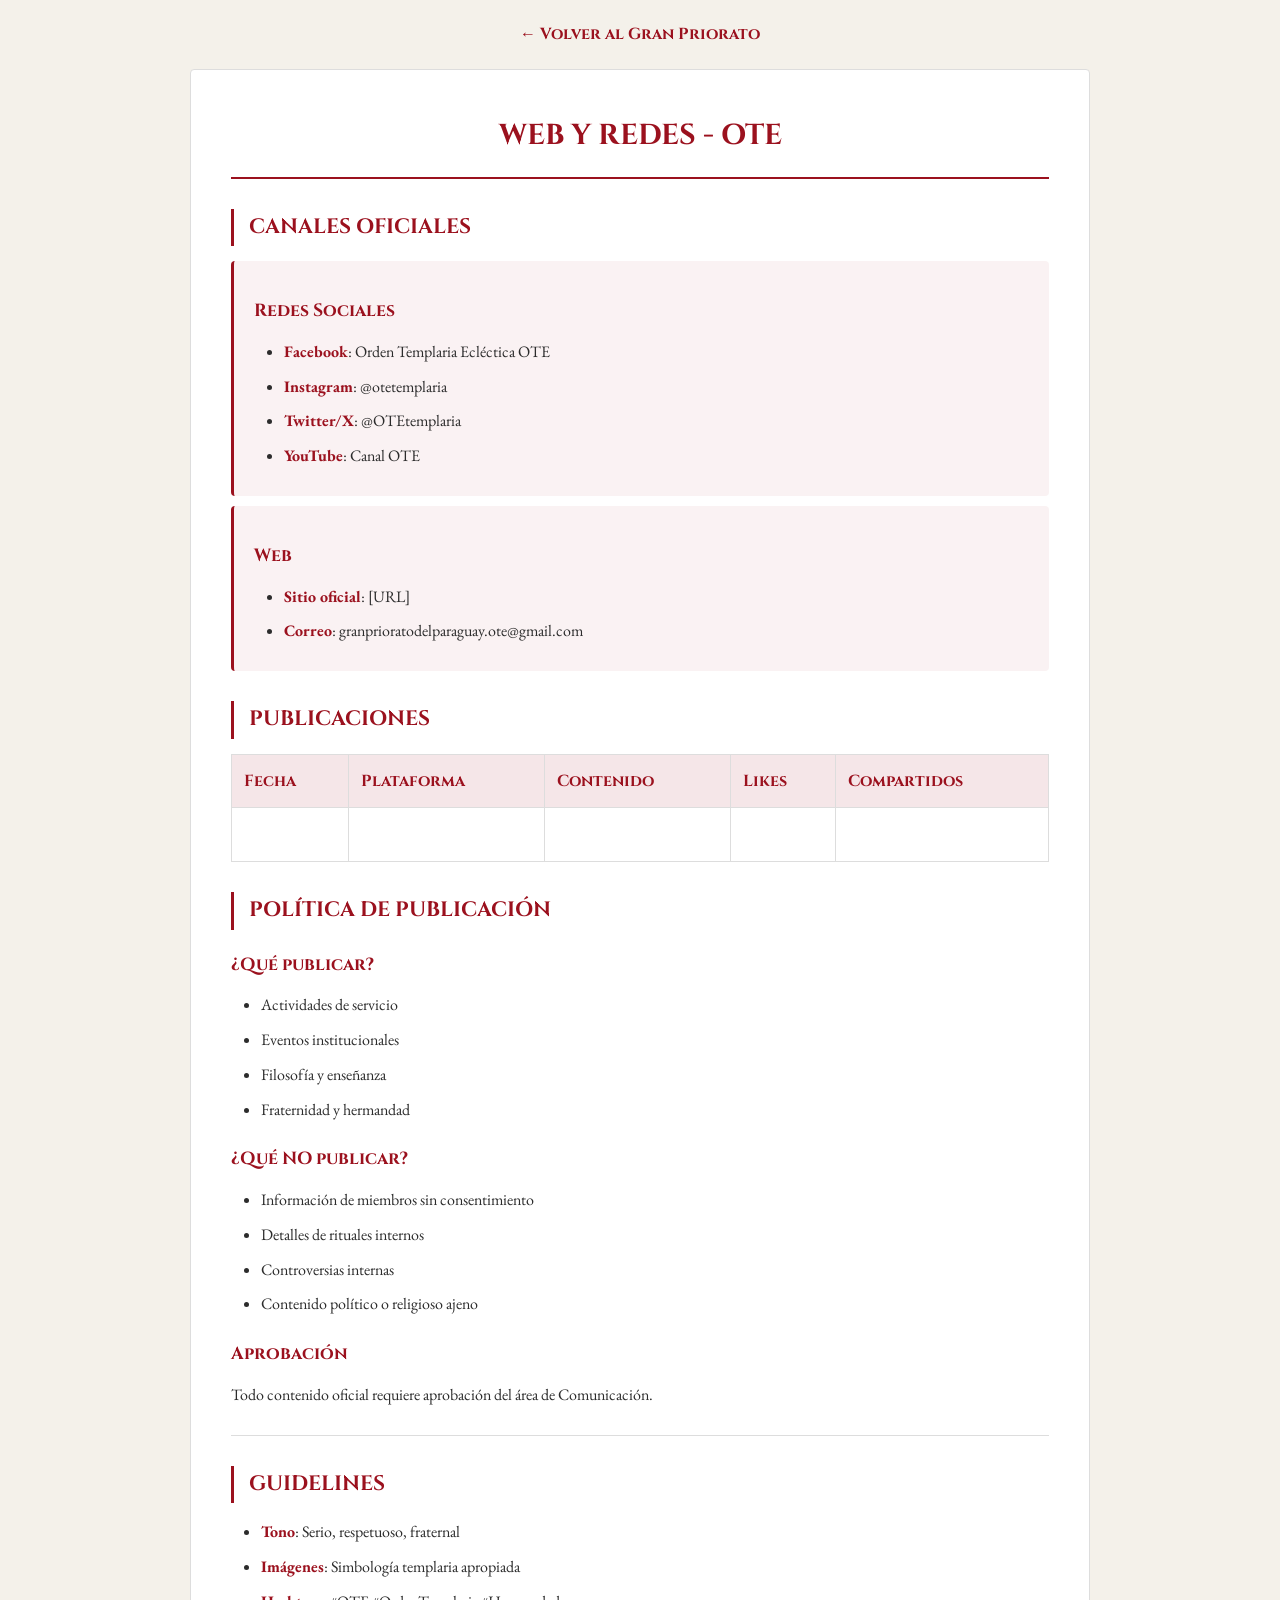
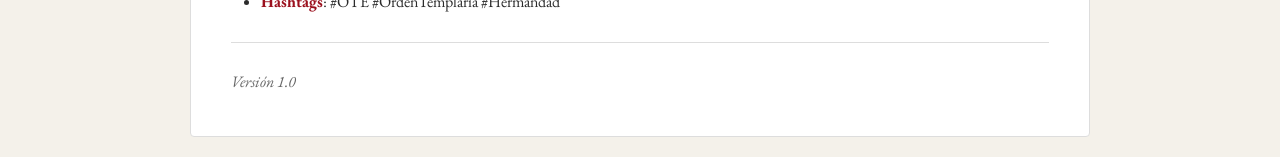
<file: Web_y_Redes/REDES_SOCIALES.html>
<!DOCTYPE html>
<html lang="es">
<head>
    <meta charset="UTF-8">
    <meta name="viewport" content="width=device-width, initial-scale=1.0">
    <title>Redes Sociales - OTE</title>
    <link href="https://fonts.googleapis.com/css2?family=Cinzel:wght@400;700&family=EB+Garamond:wght@400;700&display=swap" rel="stylesheet">
    <style>
        :root {
            --rojo-templario: #9b111e;
            --pergamino: #f4f1ea;
            --texto: #2c2c2c;
            --blanco: #ffffff;
            --gris-borde: #dddddd;
            --lila: #9370DB;
        }
        * { margin: 0; padding: 0; box-sizing: border-box; }
        body { font-family: 'EB Garamond', 'Georgia', serif; background: var(--pergamino); color: var(--texto); line-height: 1.8; padding: 20px; }
        .container { max-width: 900px; margin: 0 auto; background: var(--blanco); padding: 40px; border-radius: 4px; border: 1px solid var(--gris-borde); }
        h1 { font-family: 'Cinzel', serif; text-align: center; font-size: 1.8em; margin-bottom: 30px; color: var(--rojo-templario); border-bottom: 2px solid var(--rojo-templario); padding-bottom: 15px; }
        h2 { font-family: 'Cinzel', serif; color: var(--rojo-templario); margin: 30px 0 15px; font-size: 1.3em; border-left: 3px solid var(--rojo-templario); padding-left: 15px; }
        h3 { font-family: 'Cinzel', serif; color: var(--rojo-templario); margin: 20px 0 10px; font-size: 1.1em; }
        ul, ol { margin: 10px 0 10px 30px; }
        li { margin: 6px 0; }
        strong { color: var(--rojo-templario); }
        hr { border: none; border-top: 1px solid var(--gris-borde); margin: 25px 0; }
        table { width: 100%; border-collapse: collapse; margin: 15px 0; }
        th, td { border: 1px solid var(--gris-borde); padding: 12px; text-align: left; }
        th { background: rgba(155,17,30,0.1); color: var(--rojo-templario); font-family: 'Cinzel', serif; }
        td { background: var(--blanco); }
        .canal { background: rgba(155,17,30,0.05); padding: 15px 20px; border-radius: 4px; margin: 10px 0; border-left: 3px solid var(--rojo-templario); }
        a { color: var(--rojo-templario); text-decoration: none; font-weight: bold; transition: color 0.3s; }
        a:hover { color: var(--lila); }
        .nav { text-align: center; margin-bottom: 20px; }
        .nav a { color: var(--rojo-templario); text-decoration: none; margin: 0 10px; font-family: 'Cinzel', serif; }
    </style>
</head>
<body>
    <div class="nav">
        <a href="../index.html">← Volver al Gran Priorato</a>
    </div>
    <div class="container">
        <h1>WEB Y REDES - OTE</h1>

        <h2>CANALES OFICIALES</h2>

        <div class="canal">
            <h3>Redes Sociales</h3>
            <ul>
                <li><strong>Facebook</strong>: Orden Templaria Ecléctica OTE</li>
                <li><strong>Instagram</strong>: @otetemplaria</li>
                <li><strong>Twitter/X</strong>: @OTEtemplaria</li>
                <li><strong>YouTube</strong>: Canal OTE</li>
            </ul>
        </div>

        <div class="canal">
            <h3>Web</h3>
            <ul>
                <li><strong>Sitio oficial</strong>: [URL]</li>
                <li><strong>Correo</strong>: granprioratodelparaguay.ote@gmail.com</li>
            </ul>
        </div>

        <h2>PUBLICACIONES</h2>
        <table>
            <tr>
                <th>Fecha</th>
                <th>Plataforma</th>
                <th>Contenido</th>
                <th>Likes</th>
                <th>Compartidos</th>
            </tr>
            <tr>
                <td>&nbsp;</td>
                <td>&nbsp;</td>
                <td>&nbsp;</td>
                <td>&nbsp;</td>
                <td>&nbsp;</td>
            </tr>
        </table>

        <h2>POLÍTICA DE PUBLICACIÓN</h2>

        <h3>¿Qué publicar?</h3>
        <ul>
            <li>Actividades de servicio</li>
            <li>Eventos institucionales</li>
            <li>Filosofía y enseñanza</li>
            <li>Fraternidad y hermandad</li>
        </ul>

        <h3>¿Qué NO publicar?</h3>
        <ul>
            <li>Información de miembros sin consentimiento</li>
            <li>Detalles de rituales internos</li>
            <li>Controversias internas</li>
            <li>Contenido político o religioso ajeno</li>
        </ul>

        <h3>Aprobación</h3>
        <p>Todo contenido oficial requiere aprobación del área de Comunicación.</p>

        <hr>

        <h2>GUIDELINES</h2>
        <ul>
            <li><strong>Tono</strong>: Serio, respetuoso, fraternal</li>
            <li><strong>Imágenes</strong>: Simbología templaria apropiada</li>
            <li><strong>Hashtags</strong>: #OTE #OrdenTemplaria #Hermandad</li>
        </ul>

        <hr>
        <p style="color: #666; font-style: italic;">Versión 1.0</p>
    </div>
</body>
</html>
</file>
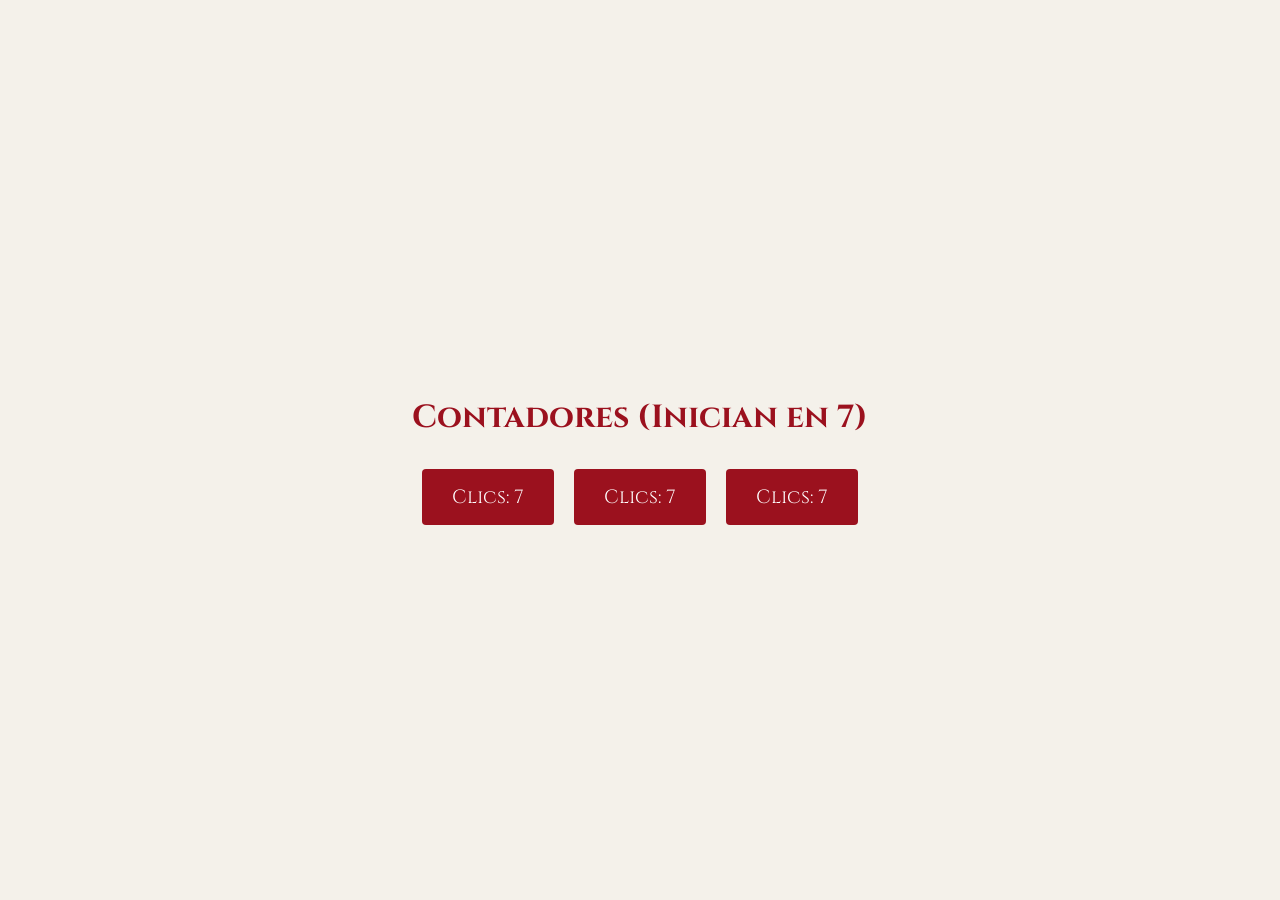
<file: Formación/Biblioteca_templaria/contadores.html>
<!DOCTYPE html>
<html lang="es">
<head>
    <meta charset="UTF-8">
    <meta name="viewport" content="width=device-width, initial-scale=1.0">
    <title>Contadores de Clics</title>
    <link href="https://fonts.googleapis.com/css2?family=Cinzel:wght@400;700&family=EB+Garamond:wght@400;700&display=swap" rel="stylesheet">
    <style>
        body {
            background-color: #f4f1ea;
            color: #2c2c2c;
            font-family: 'EB Garamond', serif;
            display: flex;
            flex-direction: column;
            align-items: center;
            justify-content: center;
            height: 100vh;
            margin: 0;
        }
        h1 {
            font-family: 'Cinzel', serif;
            color: #9b111e;
            margin-bottom: 30px;
        }
        .contenedor-botones {
            display: flex;
            gap: 20px;
        }
        .btn-contador {
            background-color: #9b111e;
            color: white;
            border: none;
            padding: 15px 30px;
            font-family: 'Cinzel', serif;
            font-size: 1.2rem;
            border-radius: 4px;
            cursor: pointer;
            transition: background-color 0.3s, transform 0.1s;
        }
        .btn-contador:hover {
            background-color: #0D0D0D;
        }
        .btn-contador:active {
            transform: scale(0.95);
        }
    </style>
</head>
<body>
    <h1>Contadores (Inician en 7)</h1>
    <div class="contenedor-botones">
        <button class="btn-contador" onclick="sumarClic(this)" data-count="7">Clics: 7</button>
        <button class="btn-contador" onclick="sumarClic(this)" data-count="7">Clics: 7</button>
        <button class="btn-contador" onclick="sumarClic(this)" data-count="7">Clics: 7</button>
    </div>

    <script>
        function sumarClic(boton) {
            // 1. Obtenemos el valor actual guardado en 'data-count' y lo convertimos a número
            let conteoActual = parseInt(boton.getAttribute('data-count'));
            
            // 2. Le sumamos 1
            conteoActual++;
            
            // 3. Guardamos el nuevo valor en el atributo
            boton.setAttribute('data-count', conteoActual);
            
            // 4. Actualizamos el texto visible del botón
            boton.innerText = 'Clics: ' + conteoActual;
        }
    </script>
</body>
</html>
</file>
<file: style.css>
:root {
    --rojo-templario: #9b111e;
    --pergamino: #f4f1ea;
    --texto: #2c2c2c;
    --blanco: #ffffff;
    --gris-borde: #dddddd;

    --lila: #9370DB;
    --negro: #0D0D0D;
}

/* Reset */
* { margin: 0; padding: 0; box-sizing: border-box; }

/* Base */
body {
    background: var(--pergamino);
    color: var(--texto);
    font-family: 'EB Garamond', serif;
    min-height: 100vh;
    display: flex;
}

/* Marca */
.brand {
    flex: 1;
    display: flex;
    flex-direction: column;
    justify-content: center;
    align-items: center;
    border-right: 1px solid var(--gris-borde);
    padding: 40px;
    text-align: center;
}

.cross {
    font-size: 70px;
    color: var(--rojo-templario);
}

h1 {
    font-family: 'Cinzel', serif;
    font-size: 2.2rem;
    letter-spacing: 4px;
    margin: 10px 0;
    color: var(--rojo-templario);
    opacity: 0;
    animation: fadeInText 1s ease-out 1.2s forwards;
}

.subtitle {
    font-family: 'Cinzel', serif;
    font-size: 0.9rem;
    color: #666;
    letter-spacing: 2px;
    opacity: 0;
    animation: fadeInText 1s ease-out 1.6s forwards;
}

.lema {
    font-style: italic;
    color: #666;
    margin-top: 20px;
    opacity: 0;
    animation: fadeInText 1s ease-out 2s forwards;
}

/* Navegación */
.nav {
    flex: 1;
    background: rgba(255,255,255,0.5);
    display: flex;
    flex-direction: column;
    justify-content: center;
    padding: 0 50px;
}

.menu {
    list-style: none;
    max-width: 320px;
}

.menu li {
    margin: 15px 0;
    padding-bottom: 12px;
    border-bottom: 1px solid var(--gris-borde);
    font-family: 'Cinzel', serif;
    cursor: pointer;
    transition: 0.3s;
    opacity: 0;
    animation: fadeInText 0.8s ease-out forwards;
}

/* Retraso en cascada para cada ítem del menú */
.menu li:nth-child(1) { animation-delay: 2.2s; }
.menu li:nth-child(2) { animation-delay: 2.4s; }
.menu li:nth-child(3) { animation-delay: 2.6s; }
.menu li:nth-child(4) { animation-delay: 2.8s; }
.menu li:nth-child(5) { animation-delay: 3.0s; }
.menu li:nth-child(6) { animation-delay: 3.2s; }
.menu li:nth-child(7) { animation-delay: 3.4s; }

.menu li span {
    color: var(--rojo-templario);
}

/* 👇 Acento lila controlado */
.menu li:hover {
    color: var(--lila);
    border-color: var(--lila);
}

.menu li:hover span {
    color: var(--lila);
}

/* Botón principal */
.btn-access {
    position: absolute;
    top: 30px;
    right: 40px;
    background: var(--rojo-templario);
    color: white;
    border: none;
    padding: 10px 20px;
    font-family: 'Cinzel', serif;
    cursor: pointer;
    transition: 0.3s;
    border-radius: 4px;
    font-size: 0.85rem;
    z-index: 10;
    opacity: 0;
    animation: fadeInText 0.8s ease-out 3.6s forwards;
}

.btn-access:hover {
    background: var(--negro);
}

/* Panel */
#panel {
    display: none;
    position: fixed;
    inset: 0;
    background: var(--pergamino);
    z-index: 100;
    overflow-y: auto;
    overflow-x: hidden;
    padding: 50px;
    animation: fadePanelIn 0.3s ease-out forwards;
}

.close-btn {
    position: fixed;
    top: 20px;
    right: 30px;
    cursor: pointer;
    font-family: 'Cinzel', serif;
    color: var(--rojo-templario);
    transition: 0.3s;
}

.close-btn:hover {
    color: var(--lila);
}

/* Contenido */
.panel-content {
    max-width: 800px;
    width: 100%;
    margin: 0 auto;
}

.panel-content h2 {
    font-family: 'Cinzel', serif;
    color: var(--rojo-templario);
    border-bottom: 2px solid var(--rojo-templario);
    padding-bottom: 10px;
    margin-bottom: 25px;
}

.panel-content h3 {
    font-family: 'Cinzel', serif;
    color: var(--rojo-templario);
    margin-top: 25px;
    margin-bottom: 10px;
}

.panel-content p {
    text-align: justify;
    line-height: 1.7;
    margin-bottom: 15px;
}

.panel-footer {
    text-align: center;
    padding: 40px 20px 20px;
    margin-top: 50px;
    border-top: 1px solid var(--gris-borde);
    max-width: 800px;
    width: 100%;
    margin-left: auto;
    margin-right: auto;
}

/* Cajas */
.llamado {
    background: rgba(155,17,30,0.05);
    padding: 25px;
    border-left: 4px solid var(--rojo-templario);
    margin-bottom: 30px;
    border-radius: 4px;
}

.llamado h3 {
    margin-top: 0;
}

/* Grid */
.grid {
    display: grid;
    grid-template-columns: 1fr 1fr;
    gap: 20px;
}

.valor {
    padding: 20px;
    background: rgba(155,17,30,0.05);
    border-left: 3px solid var(--rojo-templario);
    border-radius: 4px;
}

.valor h4 {
    font-family: 'Cinzel', serif;
    color: var(--rojo-templario);
    margin-bottom: 8px;
}

/* Tablas */
table {
    width: 100%;
    border-collapse: collapse;
    margin-top: 20px;
}

th, td {
    padding: 12px;
    border: 1px solid var(--gris-borde);
    text-align: left;
}

th {
    background: rgba(155,17,30,0.1);
    font-family: 'Cinzel', serif;
    color: var(--rojo-templario);
}

/* Formulario */
.contact-container {
    max-width: 700px;
    margin: 0 auto;
    background: var(--blanco);
    padding: 30px;
    border-radius: 10px;
    border: 1px solid var(--gris-borde);
}

.contact-container h2 {
    text-align: center;
    color: var(--rojo-templario);
    border-bottom: none;
    padding-bottom: 0;
}

.contact-subtitle {
    text-align: center;
    font-size: 14px;
    color: #666;
    margin-bottom: 25px;
}

.contact-container label {
    display: block;
    margin-top: 15px;
    font-weight: 600;
    color: var(--texto);
}

.contact-container input,
.contact-container textarea,
.contact-container select {
    width: 100%;
    padding: 12px;
    border-radius: 6px;
    border: 1px solid var(--gris-borde);
    margin-top: 6px;
    font-family: inherit;
}

.contact-container textarea {
    min-height: 120px;
}

.contact-actions {
    margin-top: 25px;
    display: flex;
    gap: 10px;
}

/* Botones secundarios */
.btn-whatsapp {
    background: #25D366;
    color: white;
    border: none;
    padding: 12px 20px;
    cursor: pointer;
    border-radius: 4px;
    font-weight: bold;
}

.btn { padding: 12px 20px; color: white; text-decoration: none; font-family: 'Cinzel', serif; font-size: 0.85rem; display: inline-block; transition: 0.3s; background: var(--rojo-templario); border-radius: 4px; border: none; cursor: pointer; }
.btn:hover { background: var(--negro); }

/* Stats (preservados y adaptados) */
.stats { display: grid; grid-template-columns: repeat(3, 1fr); gap: 15px; margin-bottom: 30px; }
.stat { background: rgba(155,17,30,0.05); padding: 15px; text-align: center; border: 1px solid var(--gris-borde); border-radius: 4px; }
.stat-num { font-size: 1.5rem; font-family: 'Cinzel'; color: var(--rojo-templario); }

/* Componentes de Área de Miembros y Login */
.login-box {
    text-align: center;
    max-width: 400px;
    width: 100%;
    margin: 40px auto;
    padding: 40px;
    background: var(--blanco);
    border: 1px solid var(--gris-borde);
    border-radius: 8px;
    box-shadow: 0 4px 15px rgba(0,0,0,0.05);
    box-sizing: border-box; /* Previene deformación en móviles */
}
.input-codigo {
    width: 100%;
    padding: 15px;
    margin-bottom: 20px;
    border: 1px solid var(--gris-borde);
    border-radius: 4px;
    text-align: center;
    font-size: 1.2rem;
    letter-spacing: 5px;
    font-family: monospace;
    box-sizing: border-box;
}
.btn-full {
    width: 100%;
    max-width: 400px;
    font-size: 1.1rem;
    padding: 15px;
    box-sizing: border-box;
    white-space: normal; /* Permite que el texto baje de línea si no cabe */
    display: inline-block;
}

/* Responsive - Móviles pequeños */
@media (max-width: 380px) {
    body { flex-direction: column; }
    .brand { border-right: none; border-bottom: 1px solid var(--gris-borde); padding: 30px 10px; }
    .nav { padding: 20px 15px; }
    .grid { grid-template-columns: 1fr; }
    h1 { font-size: 1.3rem; letter-spacing: 1px; }
    .subtitle { font-size: 0.65rem; letter-spacing: 1px; }
    .lema { font-size: 0.85rem; }
    .menu li { padding-bottom: 8px; margin: 10px 0; font-size: 0.95rem; }
    .panel-content h2 { font-size: 1.15rem; }
    .stats { grid-template-columns: 1fr; gap: 10px; }
    .stat { padding: 10px; }
    .logos-container img { max-width: 80px !important; height: 80px !important; }
    .prioratos-container { gap: 15px !important; }
    .prioratos-container img { max-width: 50px !important; height: 50px !important; }
}

/* Responsive - Móviles estándar */
@media (max-width: 480px) {
    body { flex-direction: column; }
    .brand { border-right: none; border-bottom: 1px solid var(--gris-borde); padding: 40px 15px; }
    .nav { padding: 25px 15px; }
    .grid { grid-template-columns: 1fr; }
    h1 { font-size: 1.5rem; letter-spacing: 2px; line-height: 1.3; }
    .subtitle { font-size: 0.75rem; letter-spacing: 1px; line-height: 1.4; margin-top: 5px; }
    .menu li { padding-bottom: 10px; margin: 12px 0; }
    .menu li:active { border-color: var(--lila); }
    .stats { grid-template-columns: 1fr; gap: 12px; }
    .llamado { padding: 15px; }
    .valor { padding: 15px; }
    table { font-size: 0.85rem; }
    th, td { padding: 8px; }
    .login-box { padding: 30px 20px; margin: 20px auto; }
    .input-codigo { font-size: 1rem; letter-spacing: 3px; padding: 12px; }
    .btn-full { font-size: 0.95rem; padding: 12px; }
    #btn-back-to-top { right: 10px; bottom: 60px; width: 40px; height: 40px; font-size: 1rem; }
}

/* Responsive - Tablets vertical */
@media (min-width: 481px) and (max-width: 768px) {
    body { flex-direction: column; }
    .brand { border-right: none; border-bottom: 1px solid var(--gris-borde); padding: 40px 25px; }
    .nav { padding: 30px 25px; }
    .grid { grid-template-columns: 1fr 1fr; }
    h1 { font-size: 1.8rem; }
    .subtitle { font-size: 0.85rem; }
    .stats { grid-template-columns: repeat(2, 1fr); }
    .llamado { padding: 20px; }
    .valor { padding: 18px; }
}

/* Adaptación Global y Reordenamiento para Móviles/Tablets (Hasta 768px) */
@media (max-width: 768px) {
    .nav {
        display: flex;
        flex-direction: column;
        align-items: center; /* Centra el contenido horizontalmente */
    }
    .menu {
        order: 2; /* Envía el menú a segundo lugar visualmente */
        width: 100%;
        text-align: center; /* Centra los enlaces y las cruces */
        padding: 0;
    }
    .btn-access {
        order: 1; /* Sube el botón en primer lugar visualmente */
        position: relative;
        top: auto;
        right: auto;
        margin-top: 0 !important;
        margin-bottom: 25px;
        width: 100%;
    }
    #panel {
        padding: 65px 15px 30px 15px;
    }
    .close-btn {
        top: 15px;
        right: 15px;
        background: var(--pergamino);
        padding: 8px 12px;
        border-radius: 4px;
        box-shadow: 0 2px 5px rgba(0,0,0,0.1);
        z-index: 10;
    }
    .table-responsive {
        width: 100%;
        overflow-x: auto;
        -webkit-overflow-scrolling: touch;
        margin-top: 15px;
        display: block;
    }
    .contact-container { padding: 20px; }
    .contact-actions { flex-direction: column; }
    .contact-actions button { width: 100%; }
    
    /* Galería Automática (Fade) en Móviles */
    .galeria-grid {
        position: relative;
        display: block;
        height: 220px;
        overflow: hidden;
        padding-bottom: 0;
        border-radius: 4px;
        border: 1px solid var(--gris-borde);
    }
    .galeria-grid::-webkit-scrollbar { display: none; /* Oculta la barra en Chrome/Safari */ }
    .galeria-item {
        position: absolute;
        top: 0;
        left: 0;
        width: 100%;
        height: 100%;
        opacity: 0;
        border: none;
        animation: fadeSlideshow 16s infinite;
    }
    .galeria-item:nth-child(1) { animation-delay: 0s; }
    .galeria-item:nth-child(2) { animation-delay: 4s; }
    .galeria-item:nth-child(3) { animation-delay: 8s; }
    .galeria-item:nth-child(4) { animation-delay: 12s; }
    .galeria-item img { height: 100%; transition: none; }
}

@keyframes fadeSlideshow {
    0% { opacity: 0; z-index: 1; transform: scale(1); }
    5% { opacity: 1; z-index: 2; transform: scale(1.02); }
    25% { opacity: 1; z-index: 2; transform: scale(1.08); }
    30% { opacity: 0; z-index: 1; transform: scale(1.1); }
    100% { opacity: 0; z-index: 1; transform: scale(1); }
}

/* Responsive - Tablets horizontal y portátiles pequeños */
@media (min-width: 769px) and (max-width: 1024px) {
    body { flex-direction: row; }
    .brand { flex: 0.8; padding: 30px; }
    .nav { flex: 1.2; padding: 0 30px; }
    .grid { grid-template-columns: 1fr 1fr; }
    h1 { font-size: 2rem; }
    .menu li { margin: 12px 0; padding-bottom: 10px; }
    .stats { grid-template-columns: repeat(2, 1fr); }
}

/* Responsive - Pantallas grandes */
@media (min-width: 1400px) {
    .brand { padding: 60px; }
    .nav { padding: 0 80px; }
    h1 { font-size: 2.6rem; }
    .subtitle { font-size: 1.1rem; }
    .lema { font-size: 1.1rem; }
    .menu { max-width: 400px; }
    .menu li { font-size: 1.1rem; margin: 18px 0; }
    .btn-access { font-size: 1rem; padding: 16px 30px; }
    .panel-content { max-width: 1000px; }
    .grid { grid-template-columns: repeat(4, 1fr); }
    .stats { grid-template-columns: repeat(3, 1fr); }
}

/* Efectos Hover para Escudos de Prioratos */
.escudo-hover {
    transition: all 0.3s ease;
}
.escudo-hover:hover {
    transform: scale(1.15);
    filter: drop-shadow(0 0 12px var(--lila));
}

/* Efectos Hover y Brillo para Logos Principales */
.logo-principal {
    transition: all 0.4s ease;
    filter: drop-shadow(0 0 8px rgba(155, 17, 30, 0.4)); /* Brillo base rojo sutil */
}
.logo-principal:hover {
    transform: scale(1.08);
    filter: drop-shadow(0 0 20px var(--lila)); /* Brillo intenso lila al pasar el cursor */
}

/* Galería Aleatoria de Miembros */
.galeria-grid {
    display: grid;
    grid-template-columns: repeat(auto-fit, minmax(150px, 1fr));
    gap: 15px;
    margin: 20px 0 30px 0;
}
.galeria-item {
    overflow: hidden;
    border-radius: 4px;
    border: 1px solid var(--gris-borde);
}
.galeria-item img {
    width: 100%;
    height: 150px;
    object-fit: cover;
    transition: transform 0.4s ease, filter 0.4s ease;
    filter: grayscale(100%);
    cursor: pointer;
}
.galeria-item:hover img {
    transform: scale(1.1);
    filter: grayscale(0%);
}

/* Animaciones de Entrada y Destello (Fade-in y Sweep) */
@keyframes fadeScaleIn {
    0% { opacity: 0; transform: scale(0.9) translateY(20px); }
    100% { opacity: 1; transform: scale(1) translateY(0); }
}

@keyframes fadeInText {
    0% { opacity: 0; transform: translateY(15px); }
    100% { opacity: 1; transform: translateY(0); }
}

/* Animaciones para el panel y transiciones de sección */
@keyframes fadePanelIn {
    from { opacity: 0; }
    to { opacity: 1; }
}

@keyframes slideFadeContent {
    from { opacity: 0; transform: translateY(20px); }
    to { opacity: 1; transform: translateY(0); }
}

.fade-in-content {
    animation: slideFadeContent 0.4s ease-out forwards;
}

@keyframes destelloLuz {
    0% { left: -50%; opacity: 0; }
    15% { opacity: 0.8; }
    30% { left: 150%; opacity: 0; }
    100% { left: 150%; opacity: 0; }
}

.logos-container {
    display: flex;
    gap: 20px;
    justify-content: center;
    margin-bottom: 15px;
    position: relative;
    opacity: 0; /* Oculto al inicio */
    animation: fadeScaleIn 1.5s ease-out forwards;
}

.logos-container::after {
    content: "";
    position: absolute;
    top: -20%;
    left: -50%;
    width: 40%;
    height: 140%;
    background: linear-gradient(to right, transparent 0%, rgba(255,255,255,0.6) 50%, transparent 100%);
    transform: skewX(-25deg);
    pointer-events: none; /* Evita que el destello bloquee el click/hover de los logos */
    z-index: 10;
    animation: destelloLuz 6s infinite 1.5s; /* Inicia después de 1.5s, repite cada 6s */
}

.prioratos-container {
    opacity: 0;
    animation: fadeInText 1s ease-out 2.5s forwards;
}

/* Clase para omitir animaciones si el usuario ya visitó el inicio */
.no-anim h1,
.no-anim .subtitle,
.no-anim .lema,
.no-anim .menu li,
.no-anim .btn-access,
.no-anim .logos-container,
.no-anim .prioratos-container {
    animation: none !important;
    opacity: 1 !important;
    transform: translateY(0) scale(1) !important;
}

/* Lightbox (Visor de pantalla completa) */
.lightbox {
    display: none;
    position: fixed;
    z-index: 1000;
    inset: 0;
    background-color: rgba(13, 13, 13, 0.9);
    justify-content: center;
    align-items: center;
    cursor: zoom-out;
}
.lightbox img {
    max-width: 90%;
    max-height: 90vh;
    box-shadow: 0 0 25px rgba(147, 112, 219, 0.3);
    border-radius: 4px;
    animation: zoomIn 0.3s ease;
    cursor: default;
}
@keyframes zoomIn {
    from { transform: scale(0.9); opacity: 0; }
    to { transform: scale(1); opacity: 1; }
}
.lightbox-nav {
    position: absolute;
    top: 50%;
    transform: translateY(-50%);
    font-size: 50px;
    color: var(--rojo-templario);
    cursor: pointer;
    user-select: none;
    padding: 15px;
    transition: color 0.3s ease;
}
.lightbox-nav:hover { color: var(--lila); }
.lightbox-prev { left: 10px; }
.lightbox-next { right: 10px; }

/* Botón Volver Arriba */
#btn-back-to-top {
    position: fixed;
    bottom: 85px; /* Se sitúa encima del botón de música */
    right: 30px;
    background: var(--rojo-templario);
    color: var(--blanco);
    border: 1px solid var(--rojo-templario);
    border-radius: 50%;
    width: 45px;
    height: 45px;
    font-size: 1.2rem;
    cursor: pointer;
    z-index: 150;
    opacity: 0;
    visibility: hidden;
    transition: all 0.3s ease;
    box-shadow: 0 4px 10px rgba(0,0,0,0.2);
}
#btn-back-to-top.visible {
    opacity: 1;
    visibility: visible;
}
#btn-back-to-top:hover {
    background: var(--negro);
    border-color: var(--negro);
    transform: translateY(-3px);
    box-shadow: 0 6px 15px rgba(0,0,0,0.3);
}

/* Menú Lateral Desplegable en el Panel */
.side-menu {
    position: fixed;
    top: 50%;
    left: -260px;
    transform: translateY(-50%);
    width: 260px;
    background: rgba(13, 13, 13, 0.98);
    border: 1px solid var(--rojo-templario);
    border-left: none;
    border-radius: 0 8px 8px 0;
    z-index: 200;
    transition: left 0.4s cubic-bezier(0.25, 0.8, 0.25, 1);
    box-shadow: 4px 0 20px rgba(0,0,0,0.5);
    display: flex;
    flex-direction: column;
}
.side-menu:hover, .side-menu.active {
    left: 0;
}
.side-menu-tab {
    position: absolute;
    top: 50%;
    right: -45px;
    transform: translateY(-50%);
    width: 45px;
    height: 60px;
    background: var(--rojo-templario);
    color: var(--blanco);
    display: flex;
    align-items: center;
    justify-content: center;
    border-radius: 0 8px 8px 0;
    cursor: pointer;
    font-size: 1.5rem;
    box-shadow: 4px 0 10px rgba(0,0,0,0.3);
    transition: background 0.3s;
    user-select: none;
}
.side-menu:hover .side-menu-tab, .side-menu.active .side-menu-tab {
    background: var(--negro);
}
.side-menu-header {
    padding: 20px;
    text-align: center;
    border-bottom: 1px solid var(--rojo-templario);
    color: var(--rojo-templario);
    font-family: 'Cinzel', serif;
    font-size: 1.1rem;
    font-weight: bold;
    letter-spacing: 2px;
}
.side-menu-list {
    list-style: none;
    padding: 10px 0;
    margin: 0;
    width: 100%;
}
.side-menu-list li {
    color: var(--blanco);
    padding: 15px 25px;
    border-bottom: 1px solid rgba(255,255,255,0.05);
    font-family: 'Cinzel', serif;
    font-size: 0.95rem;
    cursor: pointer;
    transition: all 0.3s;
    display: flex;
    align-items: center;
    gap: 12px;
}
.side-menu-list li:hover {
    color: var(--lila);
    background: rgba(147, 112, 219, 0.1);
    padding-left: 30px;
}
.side-menu-list li:last-child {
    border-bottom: none;
}

/* =========================================
   ESTILOS ESPECÍFICOS DE PRIORATOS
   ========================================= */

body.priorato-layout {
    display: block;
}

.priorato-header {
    text-align: center;
    padding: 4rem 2rem;
    background-color: var(--blanco);
    border-bottom: 2px solid var(--rojo-templario);
}
.priorato-header img {
    max-width: 180px;
    margin-bottom: 1rem;
    filter: drop-shadow(0 0 15px rgba(147, 112, 219, 0.4));
}
.priorato-header h1 {
    font-size: 2.8rem;
    margin: 0;
    letter-spacing: 2px;
    animation: none; /* Previene conflicto con h1 de index */
    opacity: 1;
}
.priorato-header h2 {
    font-family: 'Cinzel', serif;
    color: #666;
    font-size: 1.2rem;
    margin-top: 0.5rem;
    letter-spacing: 1px;
}
.priorato-header p.lema {
    color: #666;
    font-size: 1.2rem;
    font-style: italic;
    margin-top: 1rem;
}

.container {
    max-width: 1000px;
    margin: 0 auto;
    padding: 3rem 2rem;
}

.seccion {
    margin-bottom: 4rem;
}
.seccion h2, .seccion h3 {
    font-family: 'Cinzel', serif;
    color: var(--rojo-templario);
}
.seccion p {
    font-size: 1.1rem;
    text-align: justify;
    margin-bottom: 1.5rem;
}

.tarjetas-grid {
    display: grid;
    grid-template-columns: repeat(auto-fit, minmax(300px, 1fr));
    gap: 2rem;
    margin-top: 2rem;
}
.tarjeta {
    background-color: rgba(155,17,30,0.05);
    border: 1px solid var(--gris-borde);
    border-left: 4px solid var(--rojo-templario);
    padding: 2.5rem;
    border-radius: 4px;
    text-align: center;
    transition: transform 0.3s ease, border-left-color 0.3s ease;
}
.tarjeta:hover {
    transform: translateY(-5px);
    border-left-color: var(--lila);
}
.tarjeta .icono {
    font-size: 3rem;
    margin-bottom: 1rem;
    color: var(--rojo-templario);
}

.btn-volver {
    display: inline-block;
    margin-bottom: 20px;
    color: var(--rojo-templario);
    text-decoration: none;
    font-family: 'Cinzel', serif;
    font-weight: bold;
    transition: color 0.3s;
}
.btn-volver:hover {
    color: var(--lila);
}

.priorato-footer {
    text-align: center;
    padding: 3rem 2rem;
    background-color: var(--blanco);
    border-top: 1px solid var(--gris-borde);
    margin-top: 2rem;
}

.btn-facebook {
    display: inline-flex;
    align-items: center;
    gap: 8px;
    background-color: #1877F2;
    color: #ffffff;
    text-decoration: none;
    padding: 10px 20px;
    border-radius: 5px;
    font-family: Arial, sans-serif;
    font-weight: bold;
    margin: 1.5rem 0;
    transition: background-color 0.3s ease;
}
.btn-facebook:hover {
    background-color: #166FE5;
}
.cinzel {
    font-family: 'Cinzel', serif;
}

/* =========================================
   ESTILOS ADICIONALES (Contadores y Biblioteca)
   ========================================= */

/* Contadores */
.layout-centrado { display: flex; flex-direction: column; align-items: center; justify-content: center; height: 100vh; margin: 0; }
.contenedor-botones { display: flex; gap: 20px; }
.btn-contador { background-color: var(--rojo-templario); color: white; border: none; padding: 15px 30px; font-family: 'Cinzel', serif; font-size: 1.2rem; border-radius: 4px; cursor: pointer; transition: background-color 0.3s, transform 0.1s; }
.btn-contador:hover { background-color: var(--negro); }
.btn-contador:active { transform: scale(0.95); }

/* Biblioteca */
.table-responsive { overflow-x: auto; margin-bottom: 2rem; border-radius: 4px; border: 1px solid var(--gris-borde); }
.table-responsive table { min-width: 800px; margin-top: 0; }
.table-responsive td { vertical-align: top; font-size: 0.95rem; }
.btn-download { display: inline-block; padding: 6px 12px; background: var(--rojo-templario); color: white; text-decoration: none; border-radius: 3px; font-size: 0.8rem; text-align: center; margin-top: 5px; font-family: 'Cinzel', serif; transition: background-color 0.3s; white-space: nowrap; }
.btn-download:hover { background: var(--negro); color: white; }
.filename { font-family: monospace; font-size: 0.85rem; color: #555; background: rgba(155,17,30,0.05); padding: 4px 6px; border-radius: 3px; display: block; margin-bottom: 5px; border-left: 2px solid var(--rojo-templario); }
.btn-copy { background-color: transparent; border: 1px solid var(--gris-borde); color: #666; padding: 4px 8px; border-radius: 4px; cursor: pointer; font-size: 0.85rem; transition: all 0.2s; white-space: nowrap; }
.btn-copy:hover { background-color: var(--rojo-templario); color: white; border-color: var(--rojo-templario); }
.search-container { text-align: center; margin-bottom: 30px; }
.search-input { width: 100%; max-width: 600px; padding: 12px 20px; font-size: 1.1rem; font-family: 'EB Garamond', serif; border: 1px solid var(--gris-borde); border-radius: 4px; outline: none; transition: border-color 0.3s, box-shadow 0.3s; }
.search-input:focus { border-color: var(--rojo-templario); box-shadow: 0 0 8px rgba(155, 17, 30, 0.2); }
</file>
